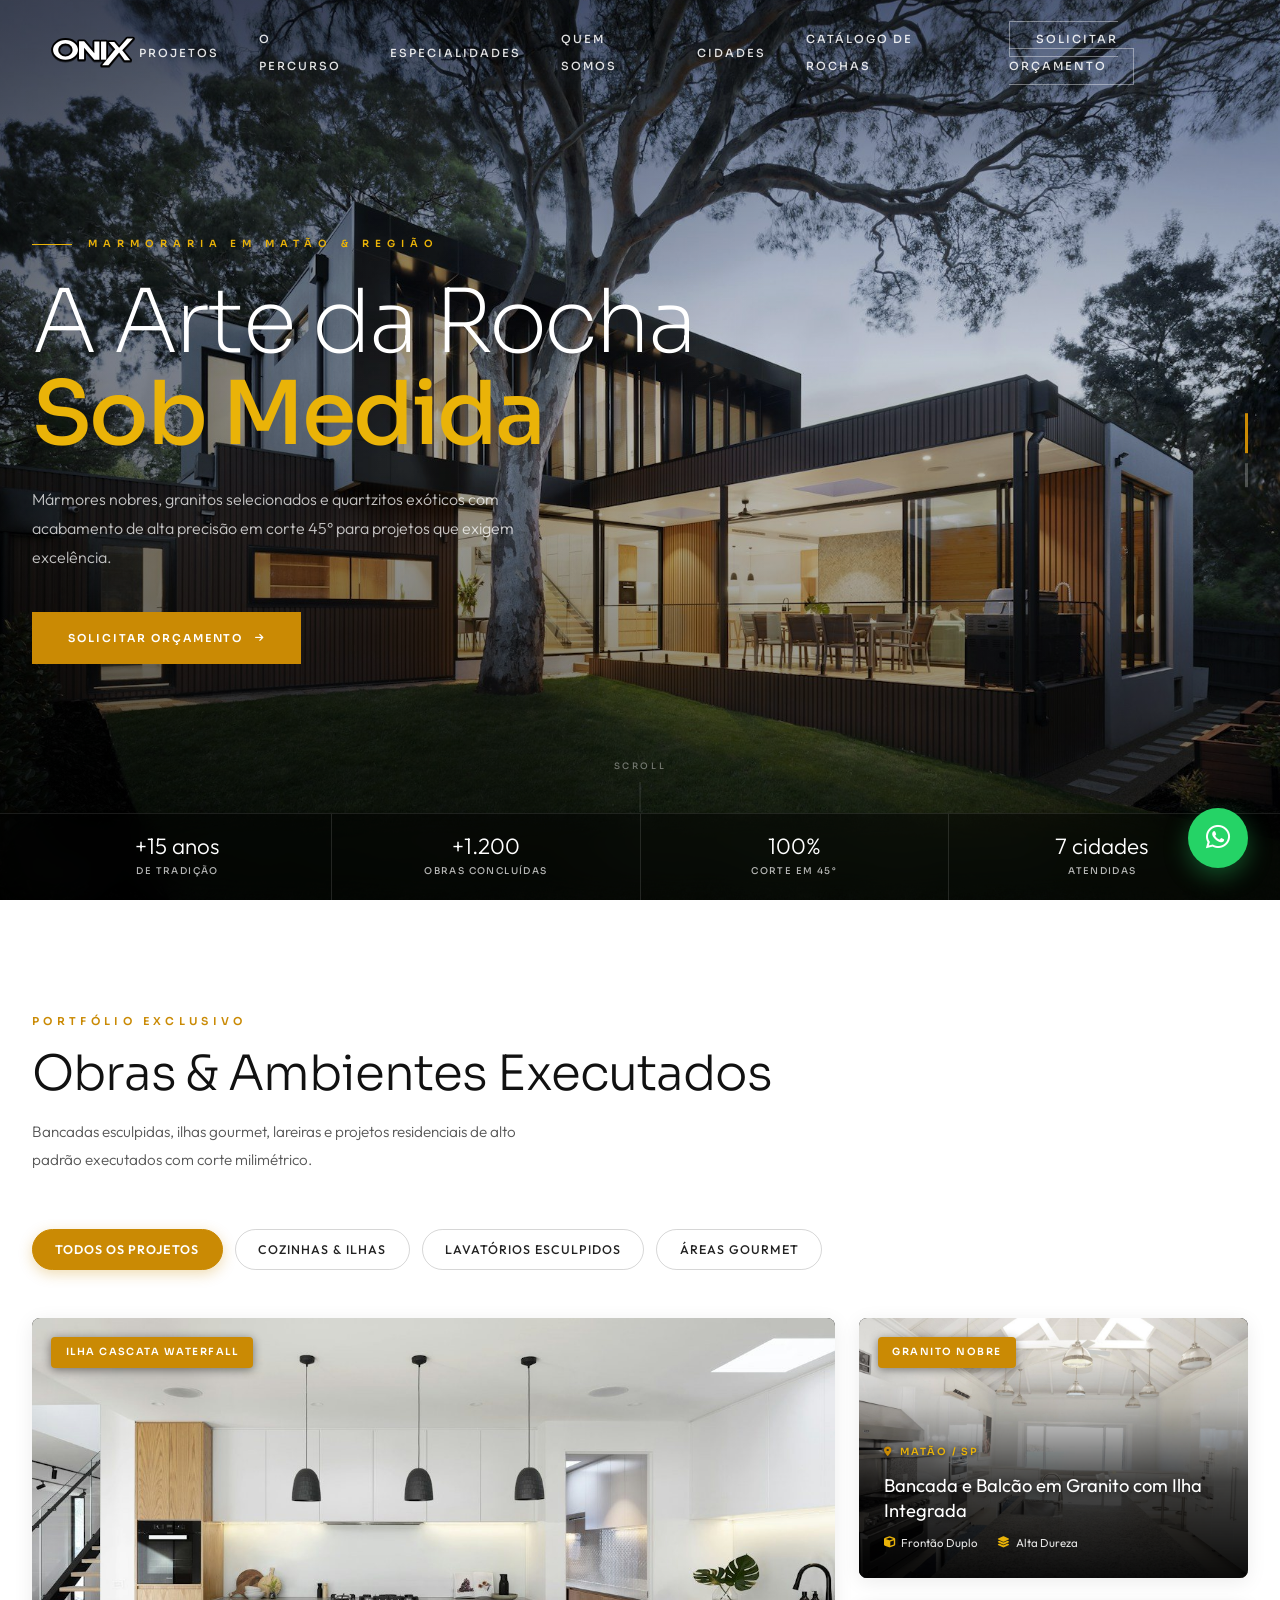
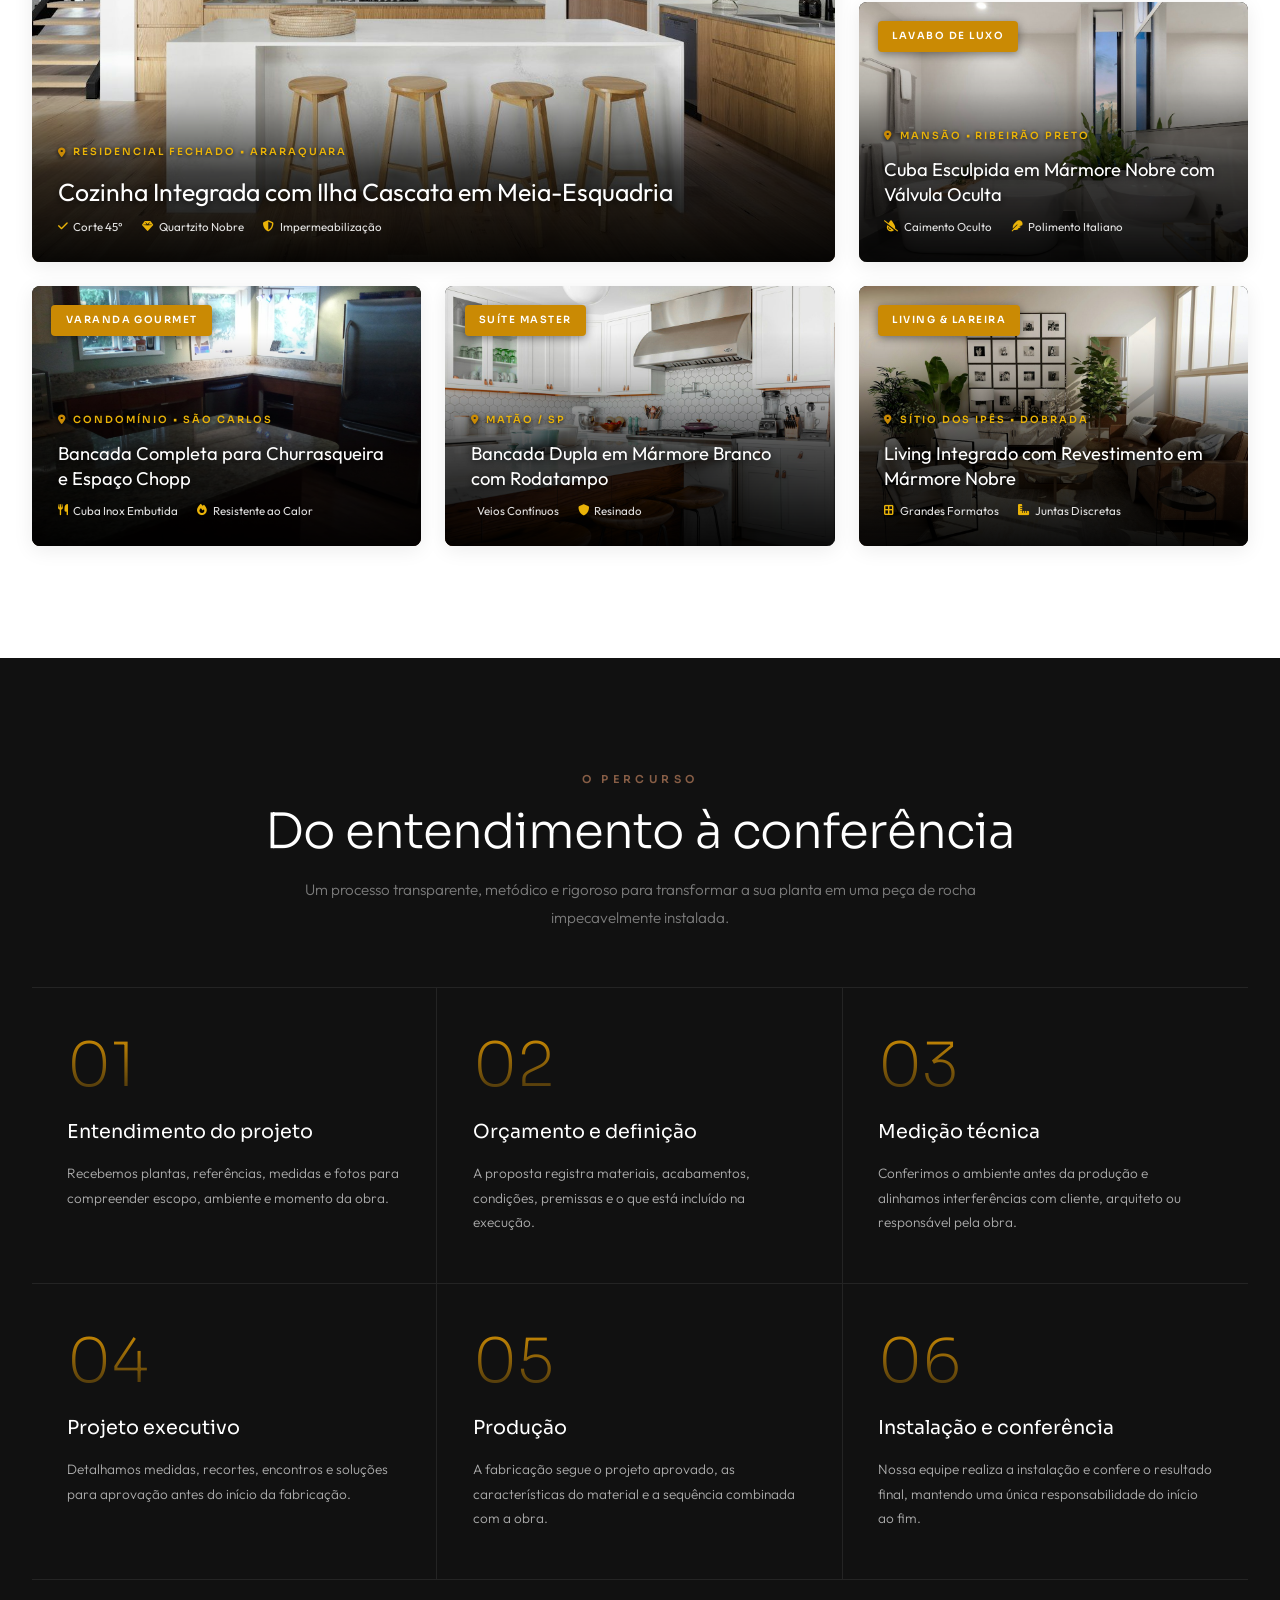
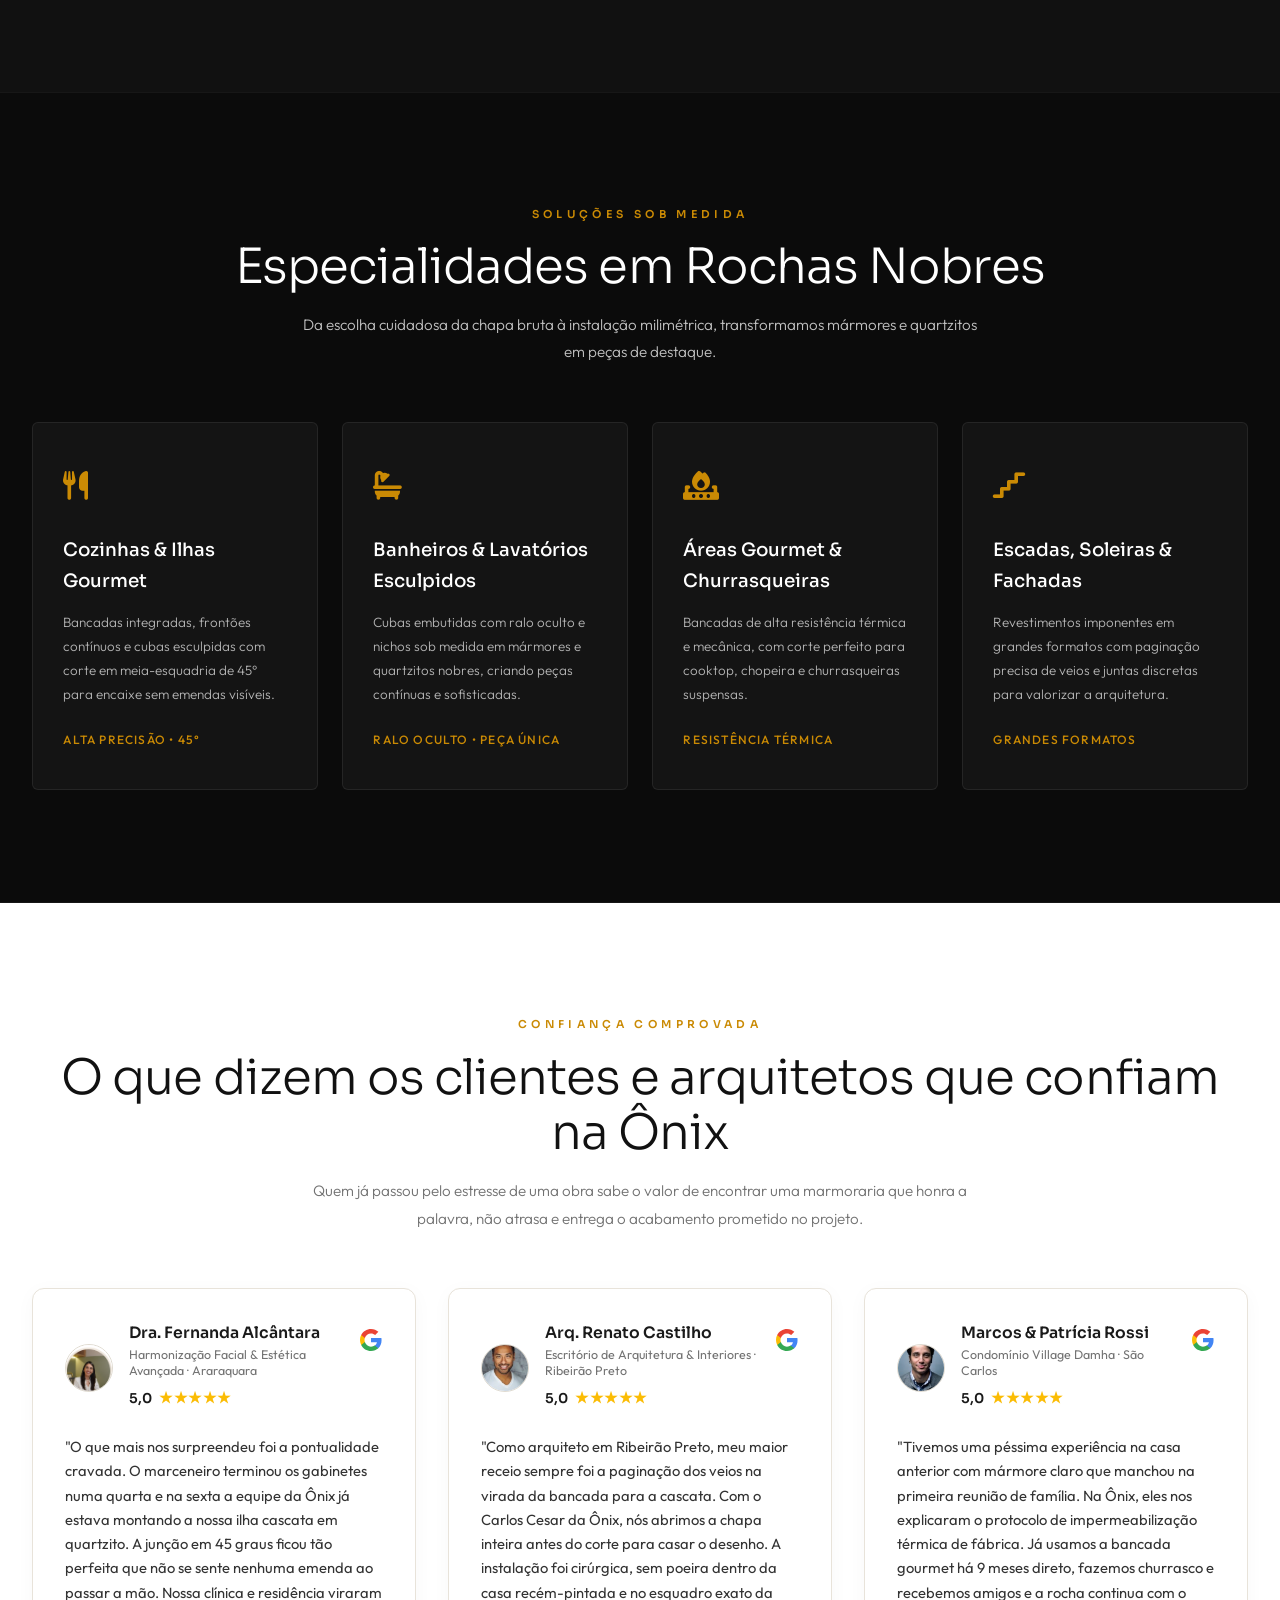
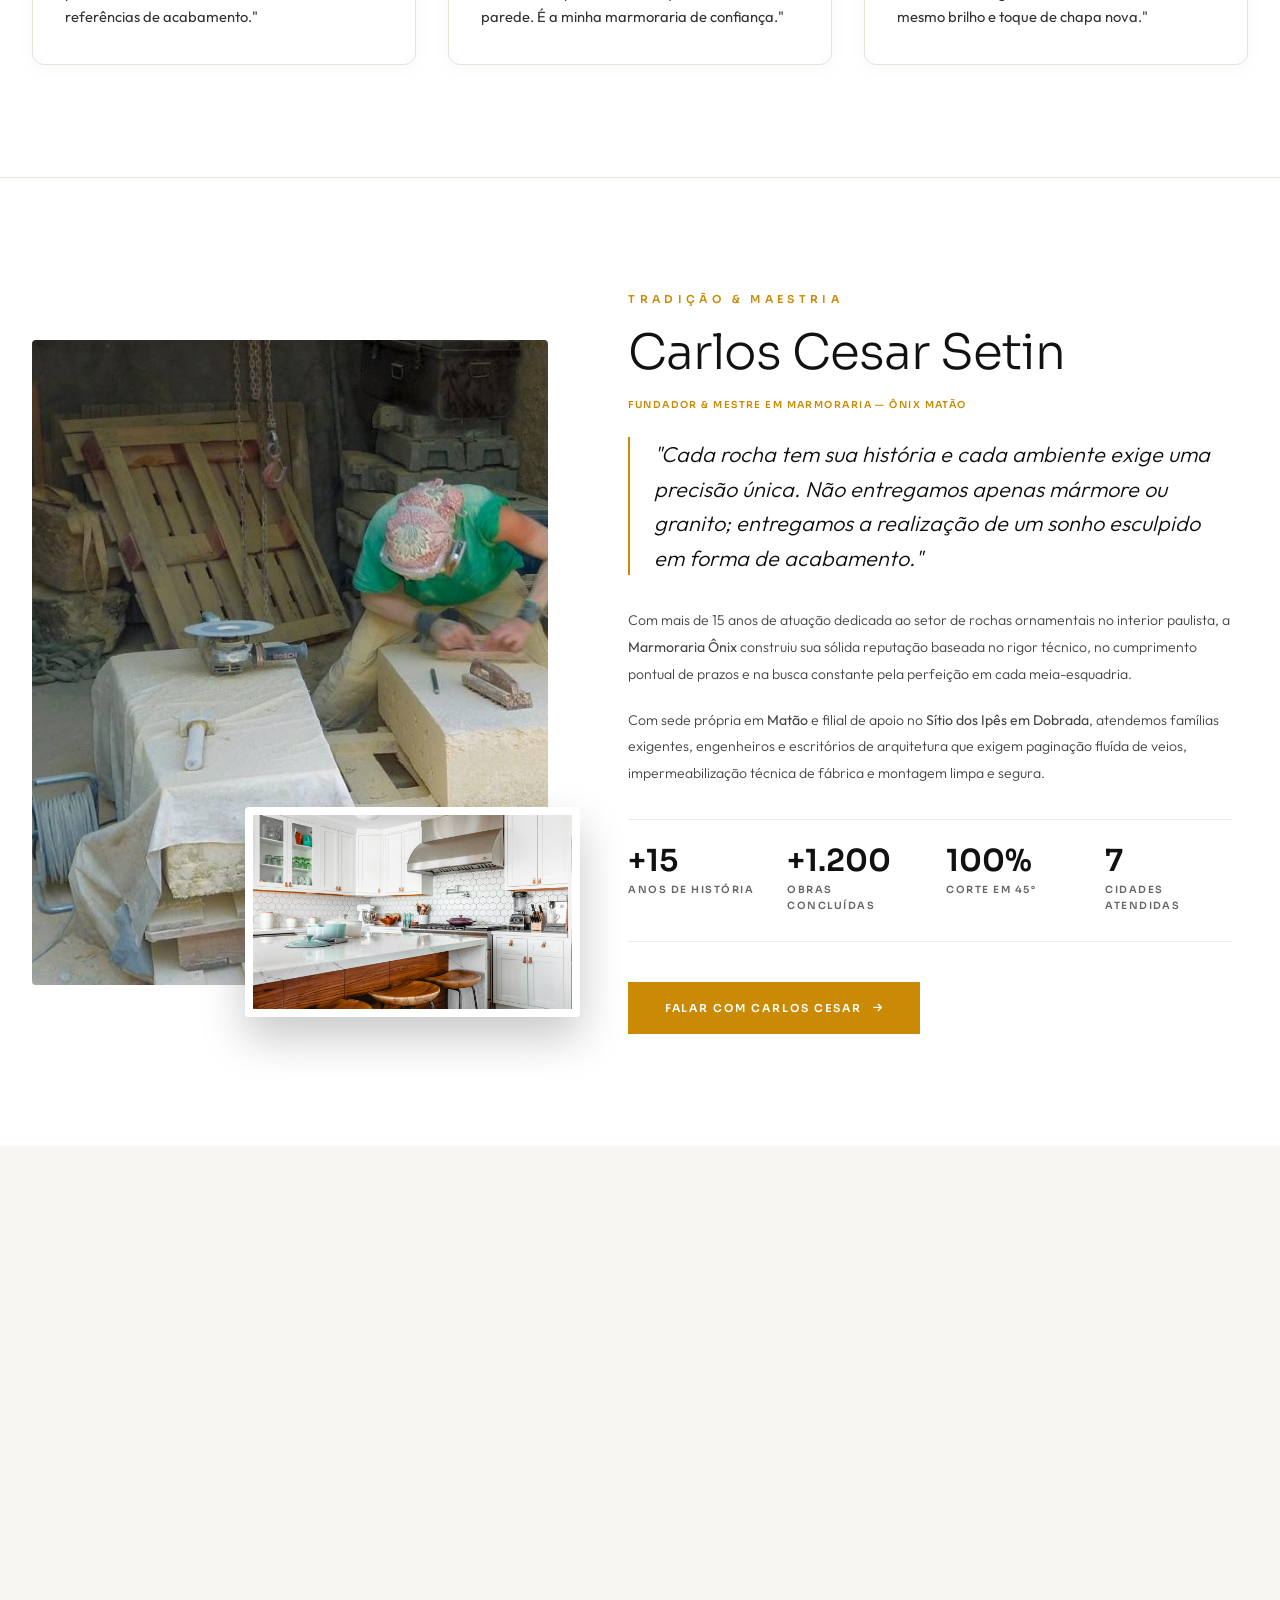
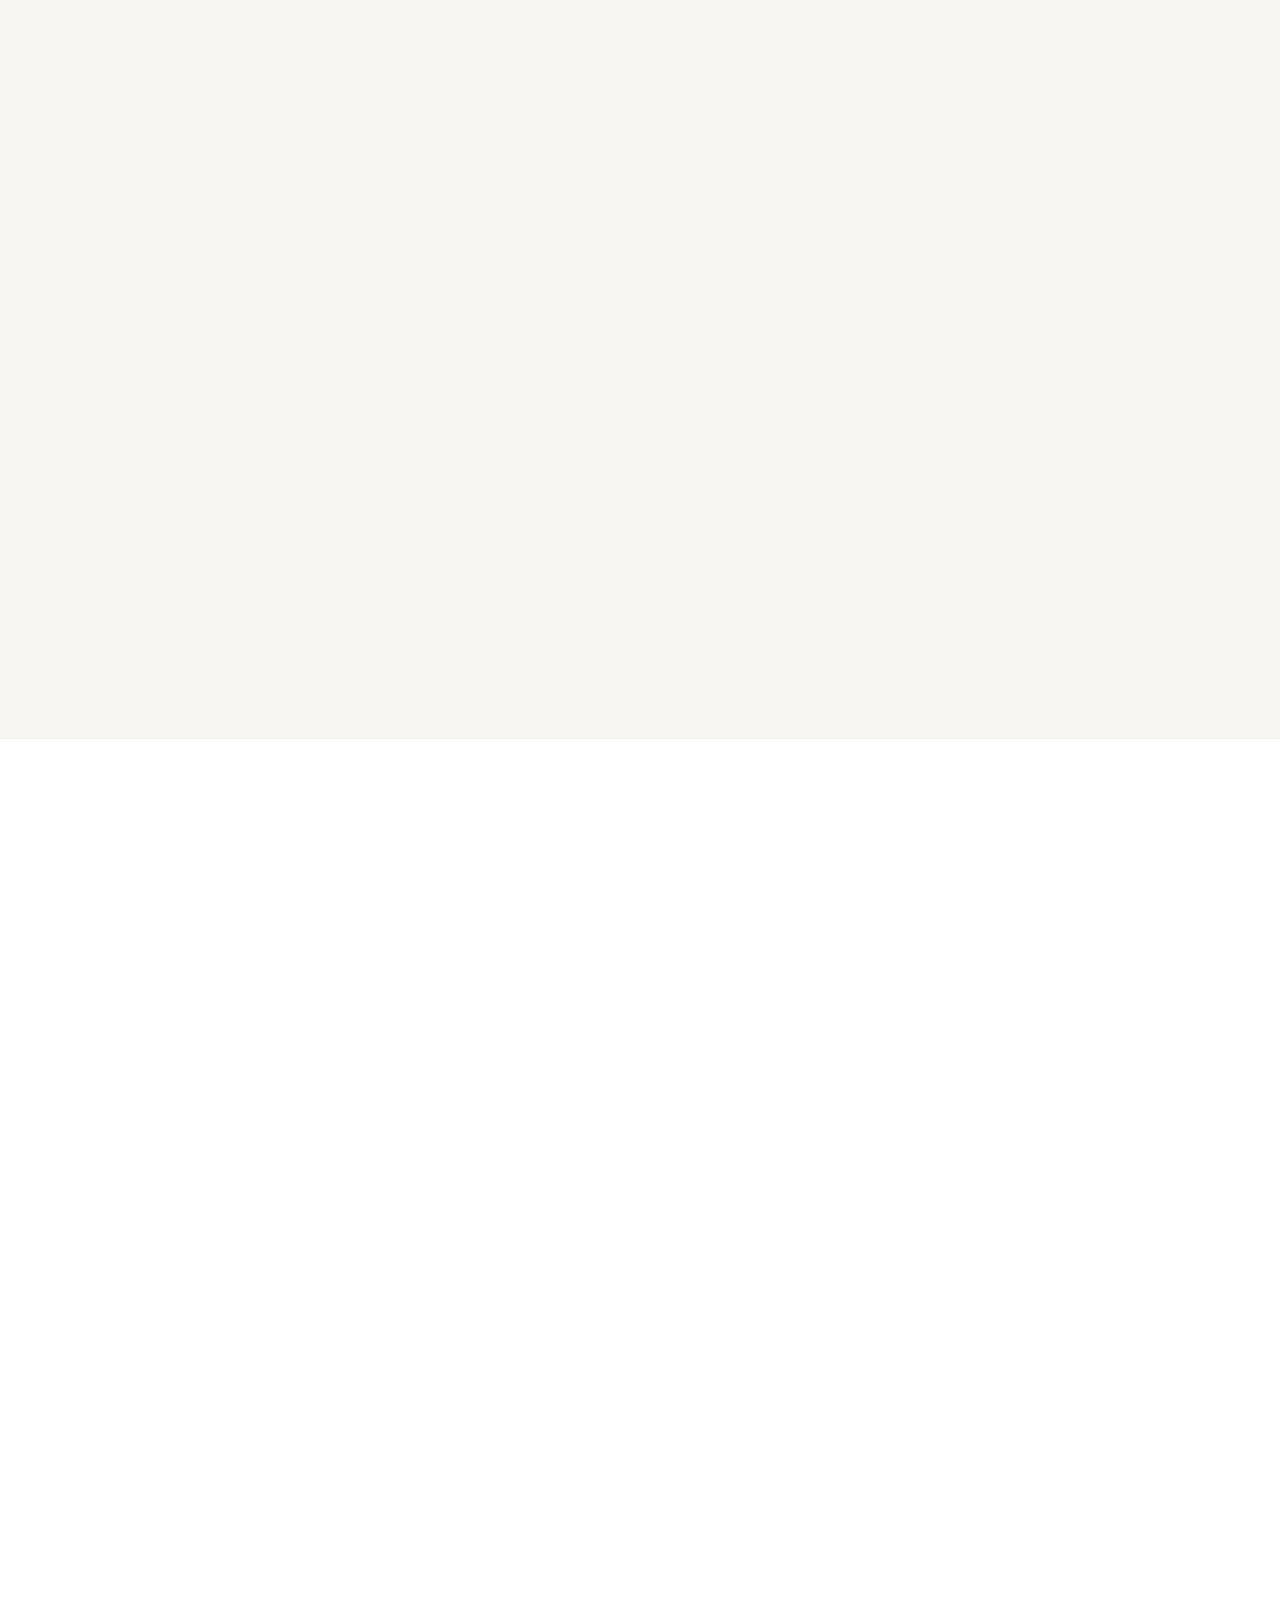
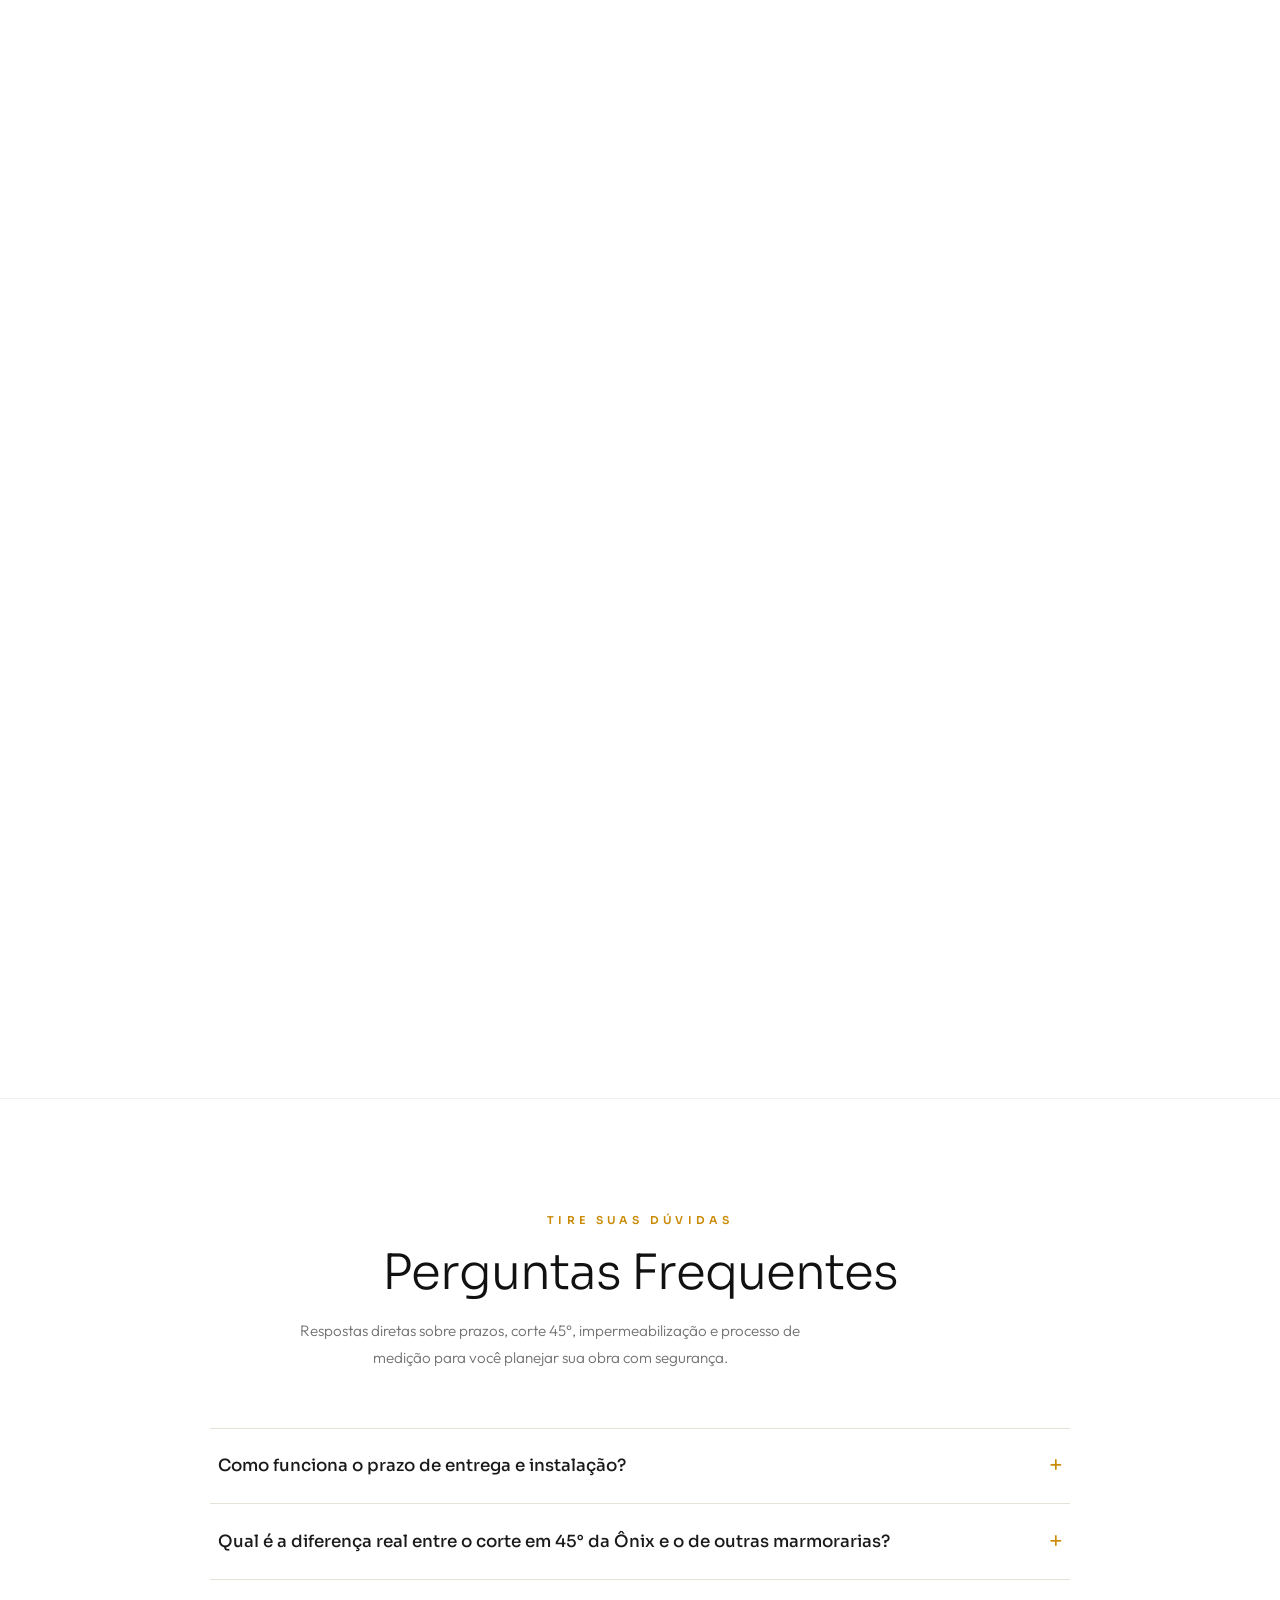
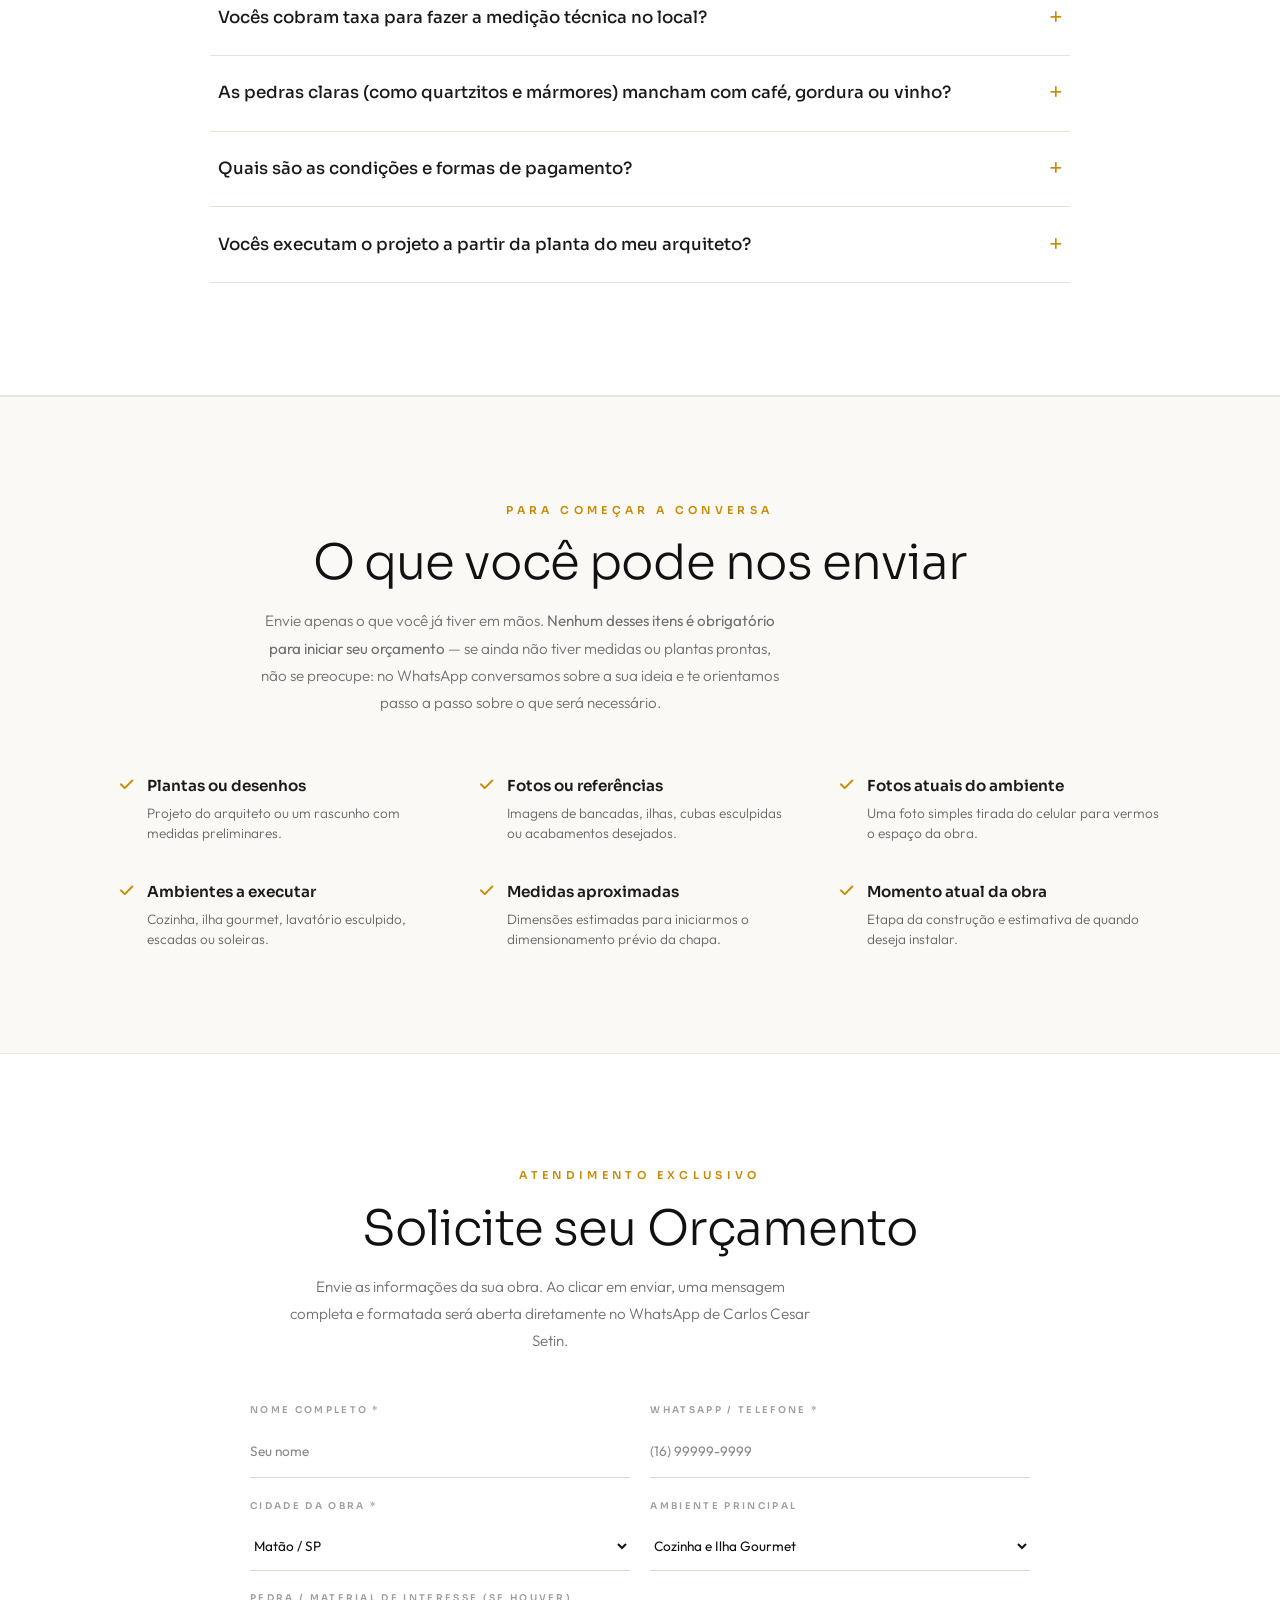
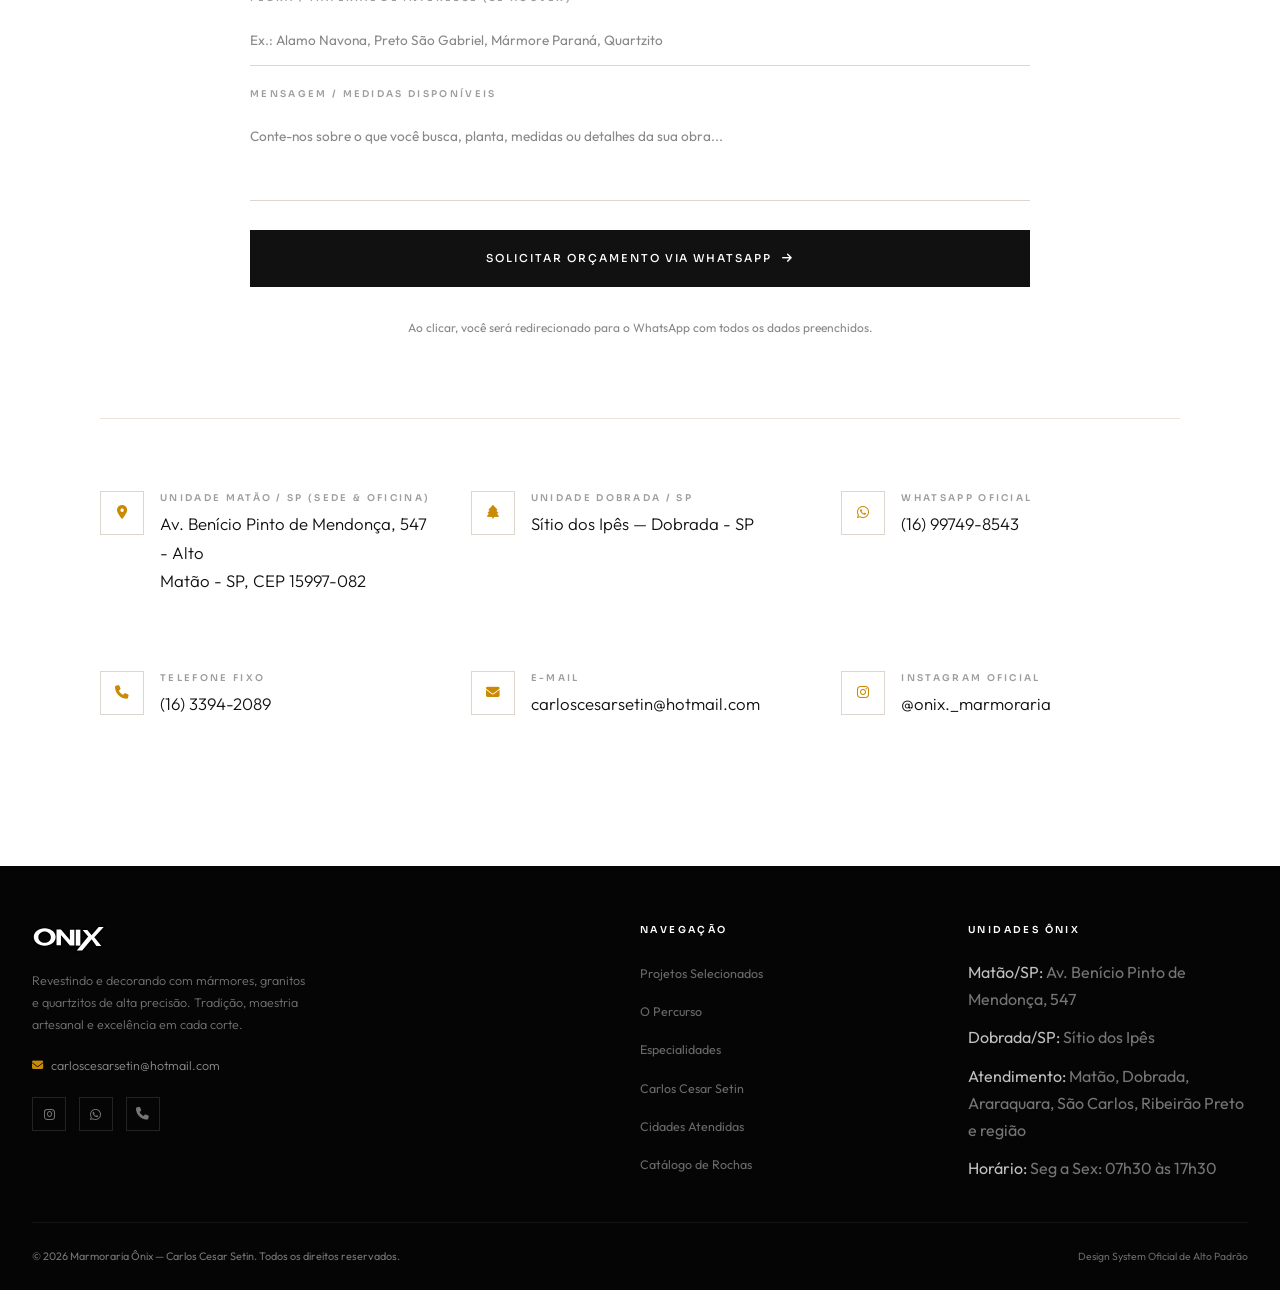
<file: index.html>
<!DOCTYPE html>
<html lang="pt-BR">
<head>
    <meta charset="UTF-8">
    <meta name="viewport" content="width=device-width, initial-scale=1.0">

    <title>Marmoraria Ônix | Matão & Região — A Arte da Rocha Sob Medida</title>
    <meta name="description" content="Marmoraria Ônix em Matão e Dobrada/SP. Especialistas em bancadas, ilhas gourmet, lavatórios esculpidos e rochas nobres com acabamento em corte 45°. Atendemos Matão, Araraquara, São Carlos, Ribeirão Preto e região.">
    <meta name="robots" content="index,follow,max-image-preview:large">

    <!-- Open Graph / Meta -->
    <meta property="og:type" content="website">
    <meta property="og:site_name" content="Marmoraria Ônix">
    <meta property="og:title" content="Marmoraria Ônix | A Arte da Rocha Sob Medida">
    <meta property="og:description" content="Mármores nobres, granitos selecionados e quartzitos exóticos com acabamento de alta precisão em Matão, Dobrada e região.">
    <meta property="og:image" content="assets/images/portfolio_hq/hero-bg.jpg">
    <meta property="og:locale" content="pt_BR">

    <!-- Favicon -->
    <link rel="icon" type="image/svg+xml" href="assets/images/logo-onix.svg">

        <!-- Preload Hero LCP Image -->
    <link rel="preload" as="image" href="assets/images/portfolio_hq/hero-bg.jpg" fetchpriority="high">
    <!-- Google Fonts: Outfit & Sora (Poplawski Design System) -->
    <link rel="preconnect" href="https://fonts.googleapis.com">
    <link rel="preconnect" href="https://fonts.gstatic.com" crossorigin>
    <link href="https://fonts.googleapis.com/css2?family=Outfit:wght@200;300;400;500;600;700&family=Sora:wght@200;300;400;500;600;700&display=swap" rel="stylesheet">

    <!-- FontAwesome 6 -->
    <link rel="stylesheet" href="https://cdnjs.cloudflare.com/ajax/libs/font-awesome/6.5.1/css/all.min.css">

    <!-- Poplawski Design System Stylesheets -->
    <link rel="stylesheet" href="assets/css/app.css">
    <link rel="stylesheet" href="assets/css/home.css">

    <style>
        /* ========================================================
           DESIGN SYSTEM INTEGRATION & ZERO-DEFECT CONTRAST
           Aligned 100% with Poplawski Luxury Standards
           ======================================================== */
        :root {
            --gold: #ca8a04;
            --gold-light: #eab308;
            --terracotta: #b25938;
            --accent: #885e46;
            --accent-light: #cfbfb0;
            --charcoal: #111111;
            --dark-card: #141414;
        }

        body {
            font-family: 'Outfit', sans-serif;
            background: #080808;
            color: #ede8e2;
            overflow-x: hidden;
        }

        h1, h2, h3, h4, .section-title, .hero-heading, .service-number, .stat-num {
            font-family: 'Sora', sans-serif;
        }

        /* Hero height bounds for responsive and headless fidelity */
        .hero {
            height: 100vh;
            min-height: 700px;
            min-height: 650px;
            position: relative;
            overflow: hidden;
            background: #000;
        }
        /* Native Poplawski animations enabled */

        /* Navbar Logo Toggle Specificity */
        .nav-logo img {
            height: 38px;
            width: auto;
        }
        .nav-logo-dark {
            display: none !important;
        }
        .nav.scrolled .nav-logo-white {
            display: none !important;
        }
        .nav.scrolled .nav-logo-dark {
            display: block !important;
        }

        /* ========================================================
           SECTION 1: PROJETOS (WHITE BACKGROUND) - CONTRAST FIX
           ======================================================== */
        .properties {
            background: #ffffff;
            color: #111111;
            padding: 7rem 0;
        }
        .properties .section-title {
            color: #111111 !important;
        }
        .properties .section-label {
            color: var(--gold) !important;
        }
        .properties .section-subtitle {
            color: #555555 !important;
        }

        
        /* ========================================================
           SECTION 1: PROPERTY CARDS (LUXURY ARCHITECTURAL SYSTEM)
           Zero white gap, full-bleed imagery, refined gradient overlay
           ======================================================== */
        .properties-grid {
            display: grid !important;
            grid-template-columns: repeat(3, 1fr) !important;
            gap: 1.5rem !important;
        }
        .property-card {
            position: relative !important;
            overflow: hidden !important;
            border-radius: 8px !important;
            background: #0d0d0d !important;
            box-shadow: 0 4px 20px rgba(0, 0, 0, 0.08) !important;
            transition: transform 0.4s ease, box-shadow 0.4s ease !important;
            text-decoration: none !important;
            display: block !important;
        }
        .property-card:hover {
            transform: translateY(-4px) !important;
            box-shadow: 0 16px 40px rgba(0, 0, 0, 0.22) !important;
        }
        .property-card.featured {
            grid-column: span 2 !important;
        }
        .property-image-wrap {
            position: relative !important;
            width: 100% !important;
            aspect-ratio: 4 / 3 !important;
            overflow: hidden !important;
            background: #111 !important;
        }
        .property-card.featured .property-image-wrap {
            aspect-ratio: 16 / 9 !important;
        }
        .property-card .property-image {
            width: 100% !important;
            height: 100% !important;
            object-fit: cover !important;
            display: block !important;
            transition: transform 0.9s cubic-bezier(0.25, 0.46, 0.45, 0.94) !important;
        }
        .property-card:hover .property-image {
            transform: scale(1.05) !important;
        }
        .property-badges {
            position: absolute !important;
            top: 1.2rem !important;
            left: 1.2rem !important;
            z-index: 3 !important;
            display: flex !important;
            gap: 0.4rem !important;
        }
        .property-badge {
            background: var(--gold) !important;
            color: #ffffff !important;
            font-family: 'Sora', sans-serif !important;
            font-size: 0.62rem !important;
            font-weight: 600 !important;
            text-transform: uppercase !important;
            letter-spacing: 0.15em !important;
            padding: 0.45rem 0.9rem !important;
            border-radius: 4px !important;
            box-shadow: 0 2px 10px rgba(0, 0, 0, 0.45) !important;
        }
        .property-info {
            position: absolute !important;
            bottom: 0 !important;
            left: 0 !important;
            right: 0 !important;
            z-index: 2 !important;
            padding: 5rem 1.6rem 1.6rem !important;
            background: linear-gradient(to top, rgba(0,0,0,0.95) 0%, rgba(0,0,0,0.7) 45%, rgba(0,0,0,0.15) 80%, transparent 100%) !important;
            color: #ffffff !important;
            display: flex !important;
            flex-direction: column !important;
            gap: 0.35rem !important;
            pointer-events: none !important;
            opacity: 1 !important;
            transform: none !important;
        }
        .property-location {
            font-family: 'Sora', sans-serif !important;
            font-size: 0.62rem !important;
            font-weight: 600 !important;
            text-transform: uppercase !important;
            letter-spacing: 0.2em !important;
            color: var(--gold-light) !important;
            display: flex !important;
            align-items: center !important;
            gap: 0.4rem !important;
            text-shadow: 0 1px 4px rgba(0,0,0,0.9) !important;
        }
        .property-location i {
            color: var(--gold) !important;
        }
        .property-type {
            font-family: 'Outfit', sans-serif !important;
            font-size: 1.15rem !important;
            font-weight: 400 !important;
            color: #ffffff !important;
            line-height: 1.35 !important;
            margin: 0 !important;
            text-shadow: 0 2px 8px rgba(0,0,0,0.9) !important;
        }
        .property-card.featured .property-type {
            font-size: 1.55rem !important;
            font-weight: 400 !important;
        }
        .property-details {
            display: flex !important;
            flex-wrap: wrap !important;
            gap: 0.5rem 1.2rem !important;
            font-size: 0.72rem !important;
            color: rgba(255, 255, 255, 0.88) !important;
            margin-top: 0.2rem !important;
        }
        .property-details span {
            display: inline-flex !important;
            align-items: center !important;
            gap: 0.35rem !important;
        }
        .property-details i {
            color: var(--gold-light) !important;
            font-size: 0.7rem !important;
        }

        @media (max-width: 1024px) {
            .properties-grid {
                grid-template-columns: repeat(2, 1fr) !important;
            }
        }
        @media (max-width: 768px) {
            .properties-grid {
                grid-template-columns: 1fr !important;
                gap: 1.2rem !important;
            }
            .property-card.featured {
                grid-column: span 1 !important;
            }
            .property-card.featured .property-image-wrap,
            .property-card:not(.featured) .property-image-wrap {
                aspect-ratio: 4 / 3 !important;
            }
            .property-card.featured .property-type {
                font-size: 1.25rem !important;
            }
        }

        /* Dedicated High-Contrast Project Filter Buttons (White Section) */
        .project-filters-bar {
            display: flex;
            align-items: center;
            flex-wrap: wrap;
            gap: 0.75rem;
            margin: 1.8rem 0 3rem;
        }
        .project-filter-btn {
            background: transparent;
            border: 1px solid rgba(0, 0, 0, 0.16);
            color: #222222;
            font-family: 'Outfit', sans-serif;
            font-size: 0.78rem;
            letter-spacing: 0.08em;
            text-transform: uppercase;
            padding: 0.55rem 1.4rem;
            border-radius: 30px;
            cursor: pointer;
            transition: all 0.25s ease;
            font-weight: 500;
        }
        .project-filter-btn:hover {
            color: #000000;
            border-color: var(--gold);
            background: rgba(202, 138, 4, 0.08);
        }
        .project-filter-btn.active {
            background: var(--gold);
            color: #ffffff;
            font-weight: 600;
            border-color: var(--gold);
            box-shadow: 0 4px 14px rgba(202, 138, 4, 0.3);
        }

        /* ========================================================
           SECTION 2: PROCESS (01-06) GRID & CHECKLIST
           ======================================================== */
        .services-grid-process {
            display: grid;
            grid-template-columns: repeat(3, 1fr);
            gap: 0;
            margin-top: 3.5rem;
            border-top: 1px solid rgba(255, 255, 255, 0.08);
            border-bottom: 1px solid rgba(255, 255, 255, 0.08);
        }
        .services-grid-process .service-item {
            border-right: 1px solid rgba(255, 255, 255, 0.08);
            border-bottom: 1px solid rgba(255, 255, 255, 0.08);
            padding: 3rem 2.2rem;
            position: relative;
            background: transparent;
            transition: all 0.35s ease;
            text-decoration: none;
            display: block;
            color: inherit;
        }
        .services-grid-process .service-item:nth-child(3n) {
            border-right: none;
        }
        .services-grid-process .service-item:nth-child(n+4) {
            border-bottom: none;
        }
        .services-grid-process .service-item:hover {
            background: rgba(255, 255, 255, 0.03);
        }
        .services-grid-process .service-item:before {
            content: "";
            position: absolute;
            top: 0;
            left: 0;
            right: 0;
            height: 2px;
            background: var(--gold);
            transform: scaleX(0);
            transition: transform 0.35s ease;
        }
        .services-grid-process .service-item:hover:before {
            transform: scaleX(1);
        }
        .services-grid-process .service-number {
            font-size: 3.8rem;
            font-weight: 200;
            line-height: 1;
            margin-bottom: 1.2rem;
            background: linear-gradient(180deg, var(--gold) 0%, rgba(202, 138, 4, 0.25) 100%);
            -webkit-background-clip: text;
            -webkit-text-fill-color: transparent;
        }
        .services-grid-process .service-title {
            color: #ffffff;
            font-size: 1.2rem;
            font-weight: 400;
            margin-bottom: 0.8rem;
        }
        .services-grid-process .service-desc {
            color: rgba(255, 255, 255, 0.65);
            font-size: 0.85rem;
            line-height: 1.8;
            font-weight: 300;
        }

        /* "O que reunir" Checklist Block (within Services section) */
        .process-checklist-wrap {
            margin-top: 4.5rem;
            padding: 3.5rem 3rem;
            background: rgba(255, 255, 255, 0.02);
            border: 1px solid rgba(255, 255, 255, 0.08);
            border-radius: 8px;
        }
        .process-checklist-grid {
            display: grid;
            grid-template-columns: 1fr 1.3fr;
            gap: 3.5rem;
            align-items: start;
        }
        .checklist-items {
            display: grid;
            grid-template-columns: 1fr;
            border-top: 1px solid rgba(255, 255, 255, 0.08);
        }
        .checklist-item {
            display: flex;
            align-items: center;
            gap: 1.2rem;
            padding: 1.15rem 0;
            border-bottom: 1px solid rgba(255, 255, 255, 0.08);
            color: #ede8e2;
            font-size: 0.95rem;
            font-weight: 300;
        }
        .checklist-icon {
            width: 26px;
            height: 26px;
            border-radius: 50%;
            background: rgba(202, 138, 4, 0.15);
            border: 1px solid rgba(202, 138, 4, 0.35);
            display: flex;
            align-items: center;
            justify-content: center;
            color: var(--gold);
            font-size: 0.75rem;
            flex-shrink: 0;
        }
        .checklist-note {
            margin-top: 1.8rem;
            font-size: 0.85rem;
            color: rgba(255, 255, 255, 0.5);
            font-style: italic;
            border-left: 2px solid var(--gold);
            padding-left: 0.8rem;
        }

        /* ========================================================
           SECTION 3: SOLUÇÕES SOB MEDIDA - 100% CONTRAST FIX
           ======================================================== */
        .specialties-section {
            background: #0b0b0b;
            padding: 7rem 0;
            border-top: 1px solid rgba(255, 255, 255, 0.05);
            border-bottom: 1px solid rgba(255, 255, 255, 0.05);
        }
        .specialties-section .section-title {
            color: #ffffff !important;
        }
        .specialties-section .section-label {
            color: var(--gold) !important;
        }
        .specialties-section .section-subtitle {
            color: rgba(255, 255, 255, 0.75) !important;
        }
        .specialties-grid {
            display: grid;
            grid-template-columns: repeat(4, 1fr);
            gap: 1.5rem;
            margin-top: 3.5rem;
        }
        .specialty-card {
            background: #141414;
            border: 1px solid rgba(255, 255, 255, 0.07);
            border-radius: 6px;
            padding: 2.4rem 1.9rem;
            transition: all 0.4s ease;
            display: flex;
            flex-direction: column;
            justify-content: space-between;
        }
        .specialty-card:hover {
            transform: translateY(-5px);
            border-color: rgba(202, 138, 4, 0.45);
            box-shadow: 0 16px 36px rgba(0, 0, 0, 0.5);
        }
        .specialty-icon {
            font-size: 1.8rem;
            color: var(--gold);
            margin-bottom: 1.5rem;
        }
        .specialty-title {
            color: #ffffff !important;
            font-size: 1.15rem;
            font-weight: 500;
            margin-bottom: 0.8rem;
        }
        .specialty-desc {
            color: rgba(255, 255, 255, 0.68) !important;
            font-size: 0.84rem;
            line-height: 1.8;
            font-weight: 300;
        }

        /* ========================================================
           SECTION 4: QUEM SOMOS (WHITE BACKGROUND) - CONTRAST FIX
           ======================================================== */
        .about {
            background: #ffffff;
            color: #111111;
            padding: 7rem 0;
        }
        .about .section-title {
            color: #111111 !important;
        }
        .about .section-label {
            color: var(--gold) !important;
        }
        .about .about-text {
            color: #444444 !important;
            line-height: 1.9;
        }
        .about .about-stats {
            border-top: 1px solid rgba(0, 0, 0, 0.08);
            border-bottom: 1px solid rgba(0, 0, 0, 0.08);
            padding: 1.6rem 0;
            margin-top: 2rem;
            display: flex;
            gap: 2rem;
        }
        .about .stat-item {
            flex: 1;
        }
        .about .stat-num {
            color: #111111 !important;
            font-family: 'Sora', sans-serif;
            font-size: 1.9rem;
            font-weight: 600;
            line-height: 1;
            display: block;
            margin-bottom: 0.35rem;
        }
        .about .stat-label {
            color: #666666 !important;
            font-family: 'Sora', sans-serif;
            font-size: 0.62rem;
            letter-spacing: 0.15em;
            text-transform: uppercase;
            font-weight: 600;
            display: block;
        }

        /* Two Stacked Images in About */
        .about-image-wrap {
            position: relative;
        }
        .about-image {
            width: 100%;
            aspect-ratio: 4/5;
            object-fit: cover;
            border-radius: 4px;
        }
        .about-image-stack {
            position: absolute;
            bottom: -2rem;
            right: -2rem;
            width: 65%;
            aspect-ratio: 16/10;
            object-fit: cover;
            border: 8px solid #ffffff;
            border-radius: 4px;
            box-shadow: 0 20px 45px rgba(0, 0, 0, 0.22);
            z-index: 2;
        }
        .about-image-accent {
            position: absolute;
            top: -1.5rem;
            left: -1.5rem;
            width: 50%;
            height: 50%;
            border: 2px solid var(--gold);
            z-index: -1;
            border-radius: 4px;
        }

        /* ========================================================
           SECTION 5: CIDADES ATENDIDAS - RESPONSIVE & MOBILE CASCATA
           ======================================================== */
        .regions {
            background: #f7f6f2;
            padding: 6.5rem 0;
        }
        .regions .section-title {
            color: #111111 !important;
        }
        .regions .section-label {
            color: var(--gold) !important;
        }
        .regions .section-subtitle {
            color: #555555 !important;
        }
        .regions-grid-luxury {
            display: grid;
            grid-template-columns: repeat(4, 1fr);
            gap: 1.4rem;
            padding: 0 2rem;
        }
        .region-card-luxury {
            position: relative;
            height: 380px;
            border-radius: 10px;
            overflow: hidden;
            cursor: pointer;
            box-shadow: 0 8px 24px rgba(0, 0, 0, 0.08);
            transition: transform 0.4s ease, box-shadow 0.4s ease;
        }
        .region-card-luxury:hover {
            transform: translateY(-6px);
            box-shadow: 0 16px 36px rgba(0, 0, 0, 0.16);
        }
        .region-card-luxury img {
            width: 100%;
            height: 100%;
            object-fit: cover;
            transition: transform 0.7s ease;
        }
        .region-card-luxury:hover img {
            transform: scale(1.06);
        }
        .region-card-luxury-overlay {
            position: absolute;
            inset: 0;
            background: linear-gradient(180deg, rgba(0,0,0,0.1) 0%, rgba(0,0,0,0.3) 45%, rgba(0,0,0,0.92) 100%);
            transition: background 0.3s ease;
        }
        .region-card-luxury-content {
            position: absolute;
            bottom: 1.4rem;
            left: 1.4rem;
            right: 1.4rem;
            z-index: 2;
        }
        .region-card-city {
            color: #ffffff;
            font-family: 'Sora', sans-serif;
            font-size: 1.35rem;
            font-weight: 500;
            margin-bottom: 0.3rem;
        }
        .region-card-sub {
            color: var(--gold-light);
            font-size: 0.65rem;
            font-weight: 600;
            letter-spacing: 0.15em;
            text-transform: uppercase;
            margin-bottom: 0.5rem;
            display: block;
        }
        .region-card-scope {
            color: rgba(255, 255, 255, 0.78);
            font-size: 0.76rem;
            line-height: 1.5;
            font-weight: 300;
            border-top: 1px solid rgba(255, 255, 255, 0.15);
            padding-top: 0.5rem;
        }

        /* ========================================================
           SECTION 6: CATÁLOGO DE PEDRAS (LAYOUT IDÊNTICO AO GRANOS)
           White/Off-White Gallery Aesthetics Matching Image 6
           ======================================================== */
        .materials-section-granos {
            background: #ffffff;
            padding: 7rem 0;
            border-top: 1px solid rgba(0, 0, 0, 0.06);
            border-bottom: 1px solid rgba(0, 0, 0, 0.06);
        }
        .materials-section-granos .section-title {
            color: #111111 !important;
        }
        .materials-section-granos .section-label {
            color: var(--terracotta) !important;
        }
        .materials-section-granos .section-subtitle {
            color: #555555 !important;
        }

        /* Minimalist & Sophisticated Filter Tabs (Granos Style) */
        .stone-filters-granos {
            display: flex;
            align-items: center;
            justify-content: center;
            flex-wrap: wrap;
            gap: 0.8rem;
            margin: 2.5rem 0 3.5rem;
        }
        .stone-filter-granos-btn {
            background: transparent;
            border: 1px solid rgba(0, 0, 0, 0.14);
            color: #333333;
            font-family: 'Outfit', sans-serif;
            font-size: 0.78rem;
            letter-spacing: 0.08em;
            text-transform: uppercase;
            padding: 0.55rem 1.4rem;
            border-radius: 30px;
            cursor: pointer;
            transition: all 0.25s ease;
            font-weight: 500;
        }
        .stone-filter-granos-btn:hover {
            color: #000000;
            border-color: var(--terracotta);
            background: rgba(178, 89, 56, 0.06);
        }
        .stone-filter-granos-btn.active {
            color: #ffffff;
            background: var(--terracotta);
            font-weight: 600;
            border-color: var(--terracotta);
            box-shadow: 0 4px 14px rgba(178, 89, 56, 0.28);
        }

        /* Stones Grid - Matching Exact Card Layout of Image 6 */
        .stones-grid-granos {
            display: grid;
            grid-template-columns: repeat(4, 1fr);
            gap: 2.2rem 1.8rem;
        }
        .stone-granos-card {
            background: #ffffff;
            transition: transform 0.35s ease;
            text-decoration: none;
            display: block;
        }
        .stone-granos-card:hover {
            transform: translateY(-5px);
        }
        .stone-granos-img-wrap {
            position: relative;
            width: 100%;
            aspect-ratio: 4/3;
            overflow: hidden;
            background: #f0ede8;
            border-radius: 2px;
            box-shadow: 0 2px 8px rgba(0, 0, 0, 0.06);
        }
        .stone-granos-img-wrap img {
            width: 100%;
            height: 100%;
            object-fit: cover;
            transition: transform 0.6s ease;
        }
        .stone-granos-card:hover .stone-granos-img-wrap img {
            transform: scale(1.06);
        }
        .stone-granos-cat {
            color: var(--terracotta);
            font-size: 0.7rem;
            font-weight: 600;
            letter-spacing: 0.14em;
            text-transform: uppercase;
            margin-top: 0.9rem;
            margin-bottom: 0.3rem;
            display: block;
        }
        .stone-granos-title {
            color: #1a1a1a;
            font-family: 'Sora', sans-serif;
            font-size: 1.15rem;
            font-weight: 400;
            margin: 0;
            line-height: 1.25;
            letter-spacing: -0.01em;
        }

        /* Floating WhatsApp Button */
        .floating-whatsapp {
            position: fixed;
            bottom: 2rem;
            right: 2rem;
            width: 60px;
            height: 60px;
            background: #25d366;
            color: #ffffff;
            border-radius: 50%;
            display: flex;
            align-items: center;
            justify-content: center;
            font-size: 1.7rem;
            box-shadow: 0 8px 24px rgba(37, 211, 102, 0.35);
            z-index: 999;
            transition: all 0.3s ease;
            text-decoration: none;
        }
        .floating-whatsapp:hover {
            transform: scale(1.08);
            box-shadow: 0 12px 30px rgba(37, 211, 102, 0.5);
            color: #ffffff;
        }

        /* ========================================================
           RESPONSIVE BREAKPOINTS & MOBILE WATERFALL CASCATA
           ======================================================== */
        @media (max-width: 1024px) {
            .services-grid-process {
                grid-template-columns: repeat(2, 1fr);
            }
            .services-grid-process .service-item:nth-child(3n) {
                border-right: 1px solid rgba(255, 255, 255, 0.08);
            }
            .services-grid-process .service-item:nth-child(2n) {
                border-right: none;
            }
            .specialties-grid {
                grid-template-columns: repeat(2, 1fr);
            }
            .regions-grid-luxury {
                grid-template-columns: repeat(2, 1fr);
            }
            .stones-grid-granos {
                grid-template-columns: repeat(3, 1fr);
            }
            .process-checklist-grid {
                grid-template-columns: 1fr;
                gap: 2rem;
            }
        }
        @media (max-width: 768px) {
            /* Mobile Cidades Atendidas em Cascata (1 coluna) */
            .regions-grid-luxury {
                grid-template-columns: 1fr !important;
                gap: 1.4rem !important;
                padding: 0 1.2rem !important;
            }
            .region-card-luxury {
                height: 260px !important;
                border-radius: 10px !important;
            }

            /* Process Mobile 1 Col */
            .services-grid-process {
                grid-template-columns: 1fr;
            }
            .services-grid-process .service-item {
                border-right: none !important;
                border-bottom: 1px solid rgba(255, 255, 255, 0.08) !important;
                padding: 2.2rem 1.5rem;
            }
            .specialties-grid {
                grid-template-columns: 1fr;
            }
            .stones-grid-granos {
                grid-template-columns: repeat(2, 1fr);
            }
            .about-image-stack {
                position: static;
                width: 100%;
                margin-top: 1rem;
                aspect-ratio: 16/9;
                border-width: 4px;
            }
            .about-image-accent {
                display: none;
            }
            .about-stats {
                flex-wrap: wrap;
                gap: 1.2rem;
            }
            .floating-whatsapp {
                bottom: 1.2rem;
                right: 1.2rem;
                width: 52px;
                height: 52px;
                font-size: 1.5rem;
            }
        }
        @media (max-width: 480px) {
            .stones-grid-granos {
                grid-template-columns: 1fr;
            }
        }
    
        /* ========================================================
           PERFORMANCE & FLUID RESPONSIVENESS OPTIMIZATIONS
           ======================================================== */
        html {
            scroll-behavior: smooth;
        }

        /* Prevent fixed navbar from covering section titles */
        section[id] {
            scroll-margin-top: 85px;
        }

        /* Hardware acceleration and containment */
        .hero, .property-card, .stone-granos-card, .floating-whatsapp {
            transform: translateZ(0);
            -webkit-transform: translateZ(0);
            backface-visibility: hidden;
            -webkit-backface-visibility: hidden;
        }

        /* Content visibility for below-the-fold heavy sections */
        .materials-section-granos, .regions {
            content-visibility: auto;
            contain-intrinsic-size: 1px 700px;
        }

        /* Hero title & text mobile precision */
        @media (max-width: 640px) {
            .hero-heading {
                font-size: clamp(2.1rem, 7.5vw, 3.2rem) !important;
                line-height: 1.12 !important;
                word-break: normal !important;
                overflow-wrap: break-word !important;
            }
            .hero-content {
                padding: 0 1.25rem !important;
            }
            .section-title {
                font-size: clamp(1.75rem, 6vw, 2.4rem) !important;
                line-height: 1.2 !important;
            }
            .container {
                padding: 0 1.25rem !important;
            }
            /* Stats 2x2 grid on mobile for perfect legibility without overflow */
            .hero-stats {
                display: grid !important;
                grid-template-columns: 1fr 1fr !important;
                padding: 0 !important;
                gap: 0 !important;
            }
            .hero-stat {
                border-right: 1px solid rgba(255, 255, 255, 0.08) !important;
                border-bottom: 1px solid rgba(255, 255, 255, 0.08) !important;
                padding: 1rem 0.5rem !important;
            }
            .hero-stat:nth-child(2), .hero-stat:nth-child(4) {
                border-right: none !important;
            }
            .hero-stat:nth-child(3), .hero-stat:nth-child(4) {
                border-bottom: none !important;
            }
            .hero-stat-number {
                font-size: 1.35rem !important;
            }
            .hero-stat-label {
                font-size: 0.52rem !important;
            }
            /* Smooth horizontal scroll for category filter tabs */
            .project-filters, .stone-filters-granos {
                display: flex !important;
                flex-wrap: nowrap !important;
                overflow-x: auto !important;
                -webkit-overflow-scrolling: touch !important;
                padding: 6px 4px 12px 4px !important;
                gap: 8px !important;
                scrollbar-width: none !important;
            }
            .project-filters::-webkit-scrollbar, .stone-filters-granos::-webkit-scrollbar {
                display: none !important;
            }
            .project-filter-btn, .stone-filter-granos-btn {
                white-space: nowrap !important;
                flex-shrink: 0 !important;
            }
        }

        /* Subtle luxury pulse for floating WhatsApp */
        @keyframes waPulse {
            0% {
                box-shadow: 0 0 0 0 rgba(37, 211, 102, 0.5);
            }
            70% {
                box-shadow: 0 0 0 14px rgba(37, 211, 102, 0);
            }
            100% {
                box-shadow: 0 0 0 0 rgba(37, 211, 102, 0);
            }
        }

        .floating-whatsapp {
            animation: waPulse 2.8s infinite !important;
        }
        .floating-whatsapp:hover {
            animation: none !important;
        }

        /* Back to top smooth button */
        .back-to-top {
            position: fixed;
            bottom: 6.5rem;
            right: 2rem;
            width: 44px;
            height: 44px;
            background: rgba(20, 20, 20, 0.85);
            backdrop-filter: blur(8px);
            -webkit-backdrop-filter: blur(8px);
            color: #d4af37;
            border: 1px solid rgba(212, 175, 55, 0.3);
            border-radius: 50%;
            display: flex;
            align-items: center;
            justify-content: center;
            font-size: 1rem;
            cursor: pointer;
            z-index: 998;
            opacity: 0;
            visibility: hidden;
            transform: translateY(12px);
            transition: all 0.3s cubic-bezier(0.16, 1, 0.3, 1);
            text-decoration: none;
        }
        .back-to-top.visible {
            opacity: 1;
            visibility: visible;
            transform: translateY(0);
        }
        .back-to-top:hover {
            background: #d4af37;
            color: #111111;
            border-color: #d4af37;
            box-shadow: 0 6px 20px rgba(212, 175, 55, 0.35);
        }
        @media (max-width: 640px) {
            .back-to-top {
                bottom: 5.2rem;
                right: 1.3rem;
                width: 40px;
                height: 40px;
                font-size: 0.9rem;
            }
        }

    
        /* ========================================================
           SEÇÃO DEPOIMENTOS GOOGLE REVIEWS (PROVA SOCIAL)
           ======================================================== */
        .testimonials-section {
            background: #ffffff;
            padding: 7rem 0;
            border-bottom: 1px solid #ebe5dc;
        }
        .testimonials-grid {
            display: grid;
            grid-template-columns: repeat(3, 1fr);
            gap: 2rem;
            margin-top: 3.5rem;
        }
        .testimonial-card {
            background: #ffffff;
            border: 1px solid #e8e3da;
            border-radius: 12px;
            padding: 2.2rem 2rem;
            box-shadow: 0 4px 20px rgba(0, 0, 0, 0.03);
            display: flex;
            flex-direction: column;
            justify-content: space-between;
            transition: transform 0.3s ease, box-shadow 0.3s ease;
        }
        .testimonial-card:hover {
            transform: translateY(-4px);
            box-shadow: 0 12px 30px rgba(0, 0, 0, 0.07);
        }
        .testimonial-header {
            display: flex;
            align-items: flex-start;
            justify-content: space-between;
            gap: 1rem;
            margin-bottom: 1.5rem;
        }
        .testimonial-profile {
            display: flex;
            align-items: center;
            gap: 1rem;
        }
        .testimonial-avatar {
            width: 48px;
            height: 48px;
            border-radius: 50%;
            object-fit: cover;
            border: 1px solid #e0dbd1;
            flex-shrink: 0;
        }
        .testimonial-meta {
            display: flex;
            flex-direction: column;
        }
        .testimonial-name {
            font-family: 'Sora', sans-serif;
            font-size: 0.98rem;
            font-weight: 600;
            color: #1a1a1a;
            margin: 0 0 0.2rem 0;
            line-height: 1.25;
        }
        .testimonial-subtitle {
            font-size: 0.78rem;
            color: #737373;
            margin: 0 0 0.35rem 0;
            line-height: 1.3;
        }
        .testimonial-rating {
            display: flex;
            align-items: center;
            gap: 0.45rem;
            font-family: 'Sora', sans-serif;
            font-size: 0.85rem;
            font-weight: 600;
            color: #1a1a1a;
        }
        .rating-stars {
            color: #FBBC04;
            font-size: 0.95rem;
            letter-spacing: 0.1em;
        }
        .testimonial-google {
            flex-shrink: 0;
            padding-top: 0.2rem;
        }
        .testimonial-body {
            margin-top: 0.5rem;
        }
        .testimonial-quote {
            font-size: 0.92rem;
            line-height: 1.65;
            color: #333333;
            margin: 0;
        }

        /* ========================================================
           SEÇÃO FAQ NINJA (ACORDEÃO INTERATIVO)
           ======================================================== */
        .faq-section {
            background: #faf8f5;
            padding: 7rem 0;
            border-bottom: 1px solid #ebe5dc;
        }
        .faq-grid {
            margin-top: 3.5rem;
            max-width: 860px;
            margin-left: auto;
            margin-right: auto;
            display: flex;
            flex-direction: column;
            gap: 1.2rem;
        }
        .faq-item {
            background: #ffffff;
            border: 1px solid #e5dfd6;
            border-radius: 8px;
            overflow: hidden;
            transition: all 0.3s ease;
        }
        .faq-item.active {
            border-color: var(--gold, #b8860b);
            box-shadow: 0 6px 20px rgba(0,0,0,0.04);
        }
        .faq-question {
            padding: 1.4rem 1.8rem;
            display: flex;
            align-items: center;
            justify-content: space-between;
            cursor: pointer;
            user-select: none;
            gap: 1.5rem;
        }
        .faq-question h3 {
            font-family: 'Sora', sans-serif;
            font-size: 1.05rem;
            font-weight: 600;
            color: #1a1a1a;
            margin: 0;
            line-height: 1.4;
        }
        .faq-icon {
            font-size: 0.9rem;
            color: var(--gold, #b8860b);
            transition: transform 0.3s ease;
            flex-shrink: 0;
        }
        .faq-item.active .faq-icon {
            transform: rotate(180deg);
        }
        .faq-answer {
            max-height: 0;
            overflow: hidden;
            transition: max-height 0.35s ease, padding 0.35s ease;
            padding: 0 1.8rem;
            color: #555555;
            font-size: 0.93rem;
            line-height: 1.7;
        }
        .faq-item.active .faq-answer {
            max-height: 300px;
            padding: 0 1.8rem 1.5rem 1.8rem;
        }

        /* RESPONSIVIDADE ADICIONAL PARA DEPOIMENTOS E FOOTER */
        @media (max-width: 992px) {
            .testimonials-grid {
                grid-template-columns: 1fr;
                gap: 1.5rem;
            }
        }
        @media (max-width: 768px) {
            .footer-top {
                grid-template-columns: 1fr !important;
                gap: 2.5rem !important;
            }
        }
        /* GARANTIR QUE INFORMAÇÕES DE CONTATO NÃO SEJAM EM NEGRITO */
        .contact-info-value {
            font-weight: 300 !important;
        }

    
        /* ========================================================
           SEÇÃO MINIMALISTA: PARA COMEÇAR A CONVERSA (PRÉ-FORMULÁRIO)
           ======================================================== */
        .prep-section {
            background: #fbf9f6;
            padding: 5.5rem 0 3.5rem 0;
            border-top: 1px solid #ebe5dc;
        }
        .prep-card {
            background: #ffffff;
            border: 1px solid #e8e2d8;
            border-radius: 12px;
            padding: 3.5rem 3rem;
            box-shadow: 0 4px 20px rgba(0, 0, 0, 0.03);
        }
        .prep-header {
            text-align: center;
            max-width: 780px;
            margin: 0 auto 3rem auto;
        }
        .prep-header .section-title {
            font-size: clamp(1.8rem, 3.5vw, 2.3rem);
            margin: 0.5rem 0 1rem 0;
            color: #1a1a1a;
        }
        .prep-intro {
            font-family: 'Outfit', sans-serif;
            font-size: 0.98rem;
            line-height: 1.7;
            color: #555555;
            font-weight: 300;
        }
        .prep-intro strong {
            color: #1a1a1a;
            font-weight: 600;
        }
        .prep-grid {
            display: grid;
            grid-template-columns: repeat(3, 1fr);
            gap: 1.8rem;
            margin-bottom: 2.8rem;
        }
        .prep-item {
            display: flex;
            align-items: flex-start;
            gap: 1rem;
            background: #faf8f5;
            border: 1px solid #ebe5dc;
            border-radius: 8px;
            padding: 1.25rem 1.2rem;
            transition: all 0.3s ease;
        }
        .prep-item:hover {
            background: #ffffff;
            border-color: var(--gold, #b8860b);
            box-shadow: 0 4px 14px rgba(0,0,0,0.04);
        }
        .prep-check {
            width: 28px;
            height: 28px;
            border-radius: 50%;
            background: rgba(184, 134, 11, 0.12);
            color: var(--gold, #b8860b);
            display: flex;
            align-items: center;
            justify-content: center;
            font-size: 0.75rem;
            flex-shrink: 0;
            margin-top: 0.15rem;
        }
        .prep-item-content h4 {
            font-family: 'Sora', sans-serif;
            font-size: 0.92rem;
            font-weight: 600;
            color: #1a1a1a;
            margin: 0 0 0.3rem 0;
        }
        .prep-item-content p {
            font-size: 0.82rem;
            line-height: 1.45;
            color: #666666;
            margin: 0;
        }
        .prep-notice {
            background: #fdfbf7;
            border: 1px solid rgba(184, 134, 11, 0.35);
            border-radius: 8px;
            padding: 1.4rem 1.8rem;
            display: flex;
            align-items: center;
            justify-content: space-between;
            gap: 1.5rem;
            flex-wrap: wrap;
        }
        .prep-notice-icon {
            width: 44px;
            height: 44px;
            border-radius: 50%;
            background: #25d366;
            color: #ffffff;
            display: flex;
            align-items: center;
            justify-content: center;
            font-size: 1.3rem;
            flex-shrink: 0;
        }
        .prep-notice-text {
            flex: 1;
            min-width: 260px;
            display: flex;
            flex-direction: column;
            gap: 0.2rem;
        }
        .prep-notice-text strong {
            font-family: 'Sora', sans-serif;
            font-size: 0.95rem;
            color: #1a1a1a;
        }
        .prep-notice-text span {
            font-size: 0.85rem;
            color: #555555;
            line-height: 1.4;
        }
        .prep-notice-btn {
            background: var(--charcoal, #121212);
            color: #ffffff;
            padding: 0.75rem 1.4rem;
            border-radius: 4px;
            text-decoration: none;
            font-family: 'Sora', sans-serif;
            font-size: 0.75rem;
            letter-spacing: 0.1em;
            text-transform: uppercase;
            font-weight: 500;
            display: inline-flex;
            align-items: center;
            transition: all 0.3s ease;
            white-space: nowrap;
        }
        .prep-notice-btn:hover {
            background: var(--gold, #b8860b);
            color: #ffffff;
        }

        /* ========================================================
           FILTRO PORTFÓLIO DE ROCHAS (NUNCA CORTA, ORGANIZADO)
           ======================================================== */
        .stone-filters-granos {
            display: flex !important;
            align-items: center !important;
            justify-content: center !important;
            flex-wrap: wrap !important;
            gap: 0.75rem 0.9rem !important;
            margin: 2.2rem auto 3.2rem auto !important;
            padding: 0 1rem !important;
            max-width: 960px !important;
            overflow: visible !important;
        }
        .stone-filter-granos-btn {
            background: #ffffff !important;
            border: 1px solid rgba(0, 0, 0, 0.16) !important;
            color: #333333 !important;
            font-family: 'Outfit', sans-serif !important;
            font-size: 0.82rem !important;
            letter-spacing: 0.08em !important;
            text-transform: uppercase !important;
            padding: 0.6rem 1.4rem !important;
            border-radius: 30px !important;
            cursor: pointer !important;
            transition: all 0.25s ease !important;
            font-weight: 500 !important;
            white-space: nowrap !important;
            flex-shrink: 0 !important;
            box-shadow: 0 2px 6px rgba(0, 0, 0, 0.03) !important;
        }
        .stone-filter-granos-btn:hover {
            color: #000000 !important;
            border-color: var(--terracotta) !important;
            background: rgba(178, 89, 56, 0.06) !important;
        }
        .stone-filter-granos-btn.active {
            color: #ffffff !important;
            background: var(--terracotta) !important;
            font-weight: 600 !important;
            border-color: var(--terracotta) !important;
            box-shadow: 0 4px 14px rgba(178, 89, 56, 0.28) !important;
        }

        /* ========================================================
           RESPONSIVIDADE: MOBILE IMAGENS CARLOS E FILTROS
           ======================================================== */
        @media (max-width: 992px) {
            .prep-grid {
                grid-template-columns: repeat(2, 1fr);
            }
        }

        @media (max-width: 768px) {
            .prep-card {
                padding: 2.5rem 1.5rem;
            }
            .prep-grid {
                grid-template-columns: 1fr;
                gap: 1rem;
            }
            .prep-notice {
                flex-direction: column;
                align-items: flex-start;
                padding: 1.4rem;
            }
            .prep-notice-btn {
                width: 100%;
                justify-content: center;
                margin-top: 0.5rem;
            }

            /* LAYOUT DAS DUAS IMAGENS DO CARLOS CESAR NO MOBILE IGUAL AO DESKTOP */
            .about-image-wrap {
                position: relative !important;
                margin: 1.5rem 1.5rem 3.5rem 0.5rem !important;
                max-width: 86% !important;
            }
            .about-image {
                width: 100% !important;
                aspect-ratio: 4/5 !important;
                object-fit: cover !important;
                border-radius: 4px !important;
                display: block !important;
            }
            .about-image-stack {
                position: absolute !important;
                bottom: -2rem !important;
                right: -1.2rem !important;
                width: 62% !important;
                aspect-ratio: 16/10 !important;
                object-fit: cover !important;
                border: 6px solid #ffffff !important;
                border-radius: 4px !important;
                box-shadow: 0 16px 36px rgba(0, 0, 0, 0.22) !important;
                z-index: 2 !important;
                margin-top: 0 !important;
            }
            .about-image-accent {
                display: block !important;
                position: absolute !important;
                top: -1rem !important;
                left: -1rem !important;
                width: 45% !important;
                height: 45% !important;
                border: 2px solid var(--gold) !important;
                z-index: -1 !important;
                border-radius: 4px !important;
            }

            /* FILTRO DE ROCHAS NO MOBILE: WRAP CENTRALIZADO E NUNCA CORTADO */
            .stone-filters-granos {
                display: flex !important;
                flex-wrap: wrap !important;
                justify-content: center !important;
                gap: 0.5rem 0.6rem !important;
                padding: 0 0.5rem !important;
                margin: 1.5rem auto 2.5rem !important;
                overflow-x: visible !important;
            }
            .stone-filter-granos-btn {
                font-size: 0.72rem !important;
                padding: 0.45rem 1rem !important;
                white-space: nowrap !important;
            }
        }

    
        /* ========================================================
           NAVBAR TRANSPARENTE FIXA COM ALTERNÂNCIA DE COR NO SCROLL
           ======================================================== */
        nav#navbar.nav {
            position: fixed !important;
            top: 0 !important;
            left: 0 !important;
            right: 0 !important;
            width: 100% !important;
            z-index: 9999 !important;
            background: transparent !important;
            transition: background 0.35s ease, padding 0.35s ease, box-shadow 0.35s ease !important;
            padding: 1.5rem 4% !important;
            display: flex !important;
            align-items: center !important;
            justify-content: space-between !important;
        }
        nav#navbar.nav.scrolled {
            background: rgba(245, 241, 236, 0.97) !important;
            -webkit-backdrop-filter: blur(20px) !important;
            backdrop-filter: blur(20px) !important;
            box-shadow: 0 2px 20px rgba(0, 0, 0, 0.08) !important;
            padding: 0.85rem 4% !important;
        }
        nav#navbar.nav .nav-logo-white {
            display: block !important;
            height: 38px !important;
            width: auto !important;
        }
        nav#navbar.nav .nav-logo-dark {
            display: none !important;
            height: 38px !important;
            width: auto !important;
        }
        nav#navbar.nav.scrolled .nav-logo-white {
            display: none !important;
        }
        nav#navbar.nav.scrolled .nav-logo-dark {
            display: block !important;
        }
        nav#navbar.nav .nav-links a {
            color: rgba(255, 255, 255, 0.88) !important;
            transition: color 0.25s ease !important;
        }
        nav#navbar.nav.scrolled .nav-links a {
            color: #1a1a1a !important;
        }
        nav#navbar.nav.scrolled .nav-links a:hover {
            color: var(--gold) !important;
        }
        nav#navbar.nav .nav-cta {
            border: 1px solid rgba(255, 255, 255, 0.4) !important;
            color: #ffffff !important;
        }
        nav#navbar.nav.scrolled .nav-cta {
            border-color: #1a1a1a !important;
            color: #1a1a1a !important;
        }
        nav#navbar.nav.scrolled .nav-cta:hover {
            background: #1a1a1a !important;
            color: #ffffff !important;
        }
        nav#navbar.nav .nav-toggle span {
            background: #ffffff !important;
        }
        nav#navbar.nav.scrolled .nav-toggle span {
            background: #1a1a1a !important;
        }

        /* Mobile dropdown */
        @media (max-width: 992px) {
            nav#navbar.nav .nav-links {
                display: none !important;
            }
            nav#navbar.nav .nav-links.active {
                display: flex !important;
                flex-direction: column !important;
                position: absolute !important;
                top: 100% !important;
                left: 0 !important;
                right: 0 !important;
                background: #141414 !important;
                padding: 2rem !important;
                gap: 1.5rem !important;
                box-shadow: 0 10px 30px rgba(0,0,0,0.5) !important;
            }
            nav#navbar.nav.scrolled .nav-links.active {
                background: #f5f1ec !important;
            }
            nav#navbar.nav .nav-toggle {
                display: flex !important;
            }
        }

        /* ========================================================
           HERO STATS HORIZONTAIS COM DIVISÓRIAS ELEGANTES
           ======================================================== */
        .hero-bottom {
            position: absolute !important;
            bottom: 0 !important;
            left: 0 !important;
            right: 0 !important;
            z-index: 4 !important;
            background: rgba(0, 0, 0, 0.45) !important;
            -webkit-backdrop-filter: blur(15px) !important;
            backdrop-filter: blur(15px) !important;
            border-top: 1px solid rgba(255, 255, 255, 0.1) !important;
        }
        .hero-stats {
            display: flex !important;
            flex-direction: row !important;
            align-items: center !important;
            justify-content: space-between !important;
            max-width: 1300px !important;
            margin: 0 auto !important;
            padding: 0 1.5rem !important;
            width: 100% !important;
        }
        .hero-stat {
            flex: 1 !important;
            text-align: center !important;
            padding: 1.25rem 0.75rem !important;
            border-right: 1px solid rgba(255, 255, 255, 0.12) !important;
            border-bottom: none !important;
        }
        .hero-stat:last-child {
            border-right: none !important;
        }
        .hero-stat-number {
            font-size: 1.4rem !important;
            font-weight: 300 !important;
            color: #ffffff !important;
            line-height: 1.1 !important;
        }
        .hero-stat-label {
            font-size: 0.58rem !important;
            letter-spacing: 0.15em !important;
            text-transform: uppercase !important;
            color: rgba(255, 255, 255, 0.7) !important;
            margin-top: 0.35rem !important;
            font-family: 'Sora', sans-serif !important;
        }
        @media (max-width: 640px) {
            .hero-stats {
                padding: 0 0.5rem !important;
            }
            .hero-stat {
                padding: 0.85rem 0.25rem !important;
            }
            .hero-stat-number {
                font-size: 1.05rem !important;
            }
            .hero-stat-label {
                font-size: 0.42rem !important;
                letter-spacing: 0.08em !important;
            }
        }

        /* ========================================================
           FAQ NINJA MINIMALISTA (SEM CARDS ARREDONDADOS)
           ======================================================== */
        .faq-section {
            background: #ffffff;
            padding: 7rem 0;
            border-bottom: 1px solid #ebe5dc;
        }
        .faq-minimal-list {
            max-width: 860px;
            margin: 0 auto;
            border-top: 1px solid #e8e3da;
        }
        .faq-minimal-item {
            border-bottom: 1px solid #e8e3da;
            transition: background 0.25s ease;
        }
        .faq-minimal-trigger {
            width: 100%;
            padding: 1.6rem 0.5rem;
            background: transparent;
            border: none;
            display: flex;
            align-items: center;
            justify-content: space-between;
            text-align: left;
            cursor: pointer;
            gap: 1.5rem;
        }
        .faq-minimal-trigger span {
            font-family: 'Sora', sans-serif;
            font-size: 1.05rem;
            font-weight: 500;
            color: #1a1a1a;
            line-height: 1.4;
            transition: color 0.25s ease;
        }
        .faq-minimal-trigger:hover span {
            color: var(--gold);
        }
        .faq-toggle-icon {
            font-size: 0.85rem;
            color: var(--gold);
            transition: transform 0.3s ease;
            flex-shrink: 0;
        }
        .faq-minimal-item.active .faq-toggle-icon {
            transform: rotate(45deg);
        }
        .faq-minimal-answer {
            max-height: 0;
            overflow: hidden;
            transition: max-height 0.35s ease, padding 0.35s ease;
            padding: 0 0.5rem;
        }
        .faq-minimal-item.active .faq-minimal-answer {
            max-height: 250px;
            padding: 0 0.5rem 1.6rem 0.5rem;
        }
        .faq-minimal-answer p {
            color: #555555;
            font-size: 0.93rem;
            line-height: 1.7;
            margin: 0;
            font-weight: 300;
        }

        /* ========================================================
           PARA COMEÇAR A CONVERSA: LISTA PURA MINIMALISTA (SEM CARDS)
           ======================================================== */
        .prep-section {
            background: #fbf9f6;
            padding: 6.5rem 0;
            border-bottom: 1px solid #ebe5dc;
        }
        .prep-simple-grid {
            display: grid;
            grid-template-columns: repeat(3, 1fr);
            gap: 2.2rem 2.5rem;
            max-width: 1040px;
            margin: 0 auto;
        }
        .prep-simple-item {
            display: flex;
            align-items: flex-start;
            gap: 0.9rem;
        }
        .prep-simple-icon {
            color: var(--gold);
            font-size: 0.95rem;
            margin-top: 0.25rem;
            flex-shrink: 0;
        }
        .prep-simple-title {
            font-family: 'Sora', sans-serif;
            font-size: 0.95rem;
            font-weight: 600;
            color: #1a1a1a;
            margin: 0 0 0.25rem 0;
        }
        .prep-simple-desc {
            font-size: 0.85rem;
            color: #666666;
            line-height: 1.5;
            margin: 0;
            font-weight: 300;
        }
        @media (max-width: 900px) {
            .prep-simple-grid {
                grid-template-columns: repeat(2, 1fr);
                gap: 1.8rem;
            }
        }
        @media (max-width: 600px) {
            .prep-simple-grid {
                grid-template-columns: 1fr;
                gap: 1.4rem;
            }
        }

        /* ========================================================
           CONTATO: FORMULÁRIO PRIMEIRO, INFORMAÇÕES ABAIXO
           ======================================================== */
        .contact {
            background: #ffffff;
            padding: 7rem 0;
        }
        .contact-form-container {
            max-width: 780px;
            margin: 0 auto 5rem auto;
        }
        .contact-bottom-info {
            border-top: 1px solid #ebe5dc;
            padding-top: 4.5rem;
            max-width: 1080px;
            margin: 0 auto;
        }
        .contact-info-grid {
            display: grid;
            grid-template-columns: repeat(3, 1fr);
            gap: 2.5rem 2rem;
        }
        @media (max-width: 900px) {
            .contact-info-grid {
                grid-template-columns: repeat(2, 1fr);
                gap: 2rem 1.5rem;
            }
        }
        @media (max-width: 600px) {
            .contact-info-grid {
                grid-template-columns: 1fr;
                gap: 1.8rem;
            }
        }

    
        /* ========================================================
           MENU MOBILE: ULTRA RESPONSIVO & DESIGN SYSTEM POPLAWSKI
           ======================================================== */
        @media (max-width: 992px) {
            nav#navbar.nav {
                padding: 1rem 5% !important;
            }
            nav#navbar.nav .nav-links {
                display: none !important;
            }
            nav#navbar.nav .nav-links.active {
                display: flex !important;
                flex-direction: column !important;
                position: absolute !important;
                top: 100% !important;
                left: 0 !important;
                right: 0 !important;
                background: #141414 !important;
                padding: 2.2rem 2rem 2.8rem 2rem !important;
                gap: 1.4rem !important;
                box-shadow: 0 16px 36px rgba(0, 0, 0, 0.65) !important;
                border-top: 1px solid rgba(255, 255, 255, 0.08) !important;
                z-index: 9999 !important;
            }
            nav#navbar.nav.scrolled .nav-links.active {
                background: #f5f1ec !important;
                box-shadow: 0 16px 36px rgba(0, 0, 0, 0.15) !important;
                border-top: 1px solid rgba(0, 0, 0, 0.08) !important;
            }
            nav#navbar.nav .nav-toggle {
                display: flex !important;
                flex-direction: column !important;
                justify-content: center !important;
                align-items: center !important;
                gap: 5px !important;
                cursor: pointer !important;
                padding: 8px !important;
                width: 40px !important;
                height: 40px !important;
                z-index: 10000 !important;
                border: none !important;
                background: transparent !important;
            }
            nav#navbar.nav .nav-toggle span {
                display: block !important;
                width: 22px !important;
                height: 2px !important;
                background: #ffffff !important;
                transition: transform 0.3s ease, opacity 0.3s ease, background 0.3s ease !important;
            }
            nav#navbar.nav.scrolled .nav-toggle span {
                background: #1a1a1a !important;
            }
            nav#navbar.nav .nav-toggle.active span:nth-child(1) {
                transform: translateY(7px) rotate(45deg) !important;
            }
            nav#navbar.nav .nav-toggle.active span:nth-child(2) {
                opacity: 0 !important;
            }
            nav#navbar.nav .nav-toggle.active span:nth-child(3) {
                transform: translateY(-7px) rotate(-45deg) !important;
            }
            nav#navbar.nav .nav-links a {
                font-family: 'Sora', sans-serif !important;
                font-size: 0.95rem !important;
                letter-spacing: 0.12em !important;
                text-transform: uppercase !important;
                color: #ffffff !important;
                padding: 0.5rem 0 !important;
                border-bottom: 1px solid rgba(255, 255, 255, 0.06) !important;
                display: block !important;
                text-decoration: none !important;
            }
            nav#navbar.nav.scrolled .nav-links a {
                color: #1a1a1a !important;
                border-bottom: 1px solid rgba(0, 0, 0, 0.06) !important;
            }
            nav#navbar.nav.scrolled .nav-links a:hover {
                color: var(--gold) !important;
            }
            nav#navbar.nav .nav-cta {
                margin-top: 0.8rem !important;
                text-align: center !important;
                border: 1px solid var(--gold) !important;
                color: var(--gold) !important;
                padding: 0.85rem 1.5rem !important;
                font-weight: 600 !important;
            }
            nav#navbar.nav.scrolled .nav-cta {
                background: #1a1a1a !important;
                color: #ffffff !important;
                border-color: #1a1a1a !important;
            }
            nav#navbar.nav .nav-mobile-social {
                display: flex !important;
                align-items: center !important;
                gap: 1.2rem !important;
                padding-top: 1rem !important;
                border-top: 1px solid rgba(255, 255, 255, 0.1) !important;
            }
            nav#navbar.nav.scrolled .nav-mobile-social {
                border-top-color: rgba(0, 0, 0, 0.08) !important;
            }
            nav#navbar.nav .nav-mobile-social a {
                border: 1px solid rgba(255, 255, 255, 0.2) !important;
                width: 40px !important;
                height: 40px !important;
                border-radius: 50% !important;
                display: flex !important;
                align-items: center !important;
                justify-content: center !important;
                color: #ffffff !important;
                font-size: 1rem !important;
            }
            nav#navbar.nav.scrolled .nav-mobile-social a {
                border-color: rgba(0, 0, 0, 0.15) !important;
                color: #1a1a1a !important;
            }
        }

    
        /* Root & Nav Box Sizing Fix */
        html {
            overflow-x: clip !important;
        }
        body {
            overflow-x: clip !important;
            max-width: 100% !important;
        }
        nav#navbar.nav,
        nav#navbar.nav * {
            box-sizing: border-box !important;
        }
        nav#navbar.nav {
            width: 100% !important;
            max-width: 100vw !important;
            left: 0 !important;
            right: 0 !important;
        }
    
    
        /* ========================================================
           FAIL-SAFE VISIBILITY GUARANTEE: NEVER DISAPPEAR
           ======================================================== */
        .reveal {
            opacity: 1 !important;
            transform: none !important;
            visibility: visible !important;
        }

    
        /* ========================================================
           GARANTIA ABSOLUTA DE VISIBILIDADE (ZERO CONTEÚDO OCULTO)
           ======================================================== */
        .hero-label, 
        .hero-heading, 
        .hero-desc, 
        .hero-actions, 
        .reveal {
            opacity: 1 !important;
            transform: none !important;
            visibility: visible !important;
        }

    </style>
</head>
<body>

    <!-- ==========================================
         NAVBAR (Exact Poplawski Markup & Ônix Logo)
         ========================================== -->
    <nav class="nav" id="navbar">
        <a href="#hero" class="nav-logo" title="Marmoraria Ônix">
            <img src="assets/images/logo-onix-white.svg" alt="Marmoraria Ônix" class="nav-logo-white" decoding="async">
            <img src="assets/images/logo-onix-dark.svg" alt="Marmoraria Ônix" class="nav-logo-dark" decoding="async">
        </a>
        <ul class="nav-links" id="navLinks">
            <li><a href="#properties">Projetos</a></li>
            <li><a href="#process">O Percurso</a></li>
            <li><a href="#especialidades">Especialidades</a></li>
            <li><a href="#about">Quem Somos</a></li>
            <li><a href="#cidades">Cidades</a></li>
            <li><a href="#materiais">Catálogo de Rochas</a></li>
            <li><a href="#contact" class="nav-cta">Solicitar Orçamento</a></li>
            <li class="nav-mobile-social">
                <a href="https://instagram.com/onix._marmoraria" target="_blank" rel="noopener"><i class="fab fa-instagram"></i></a>
                <a href="https://wa.me/5516997498543" target="_blank" rel="noopener"><i class="fab fa-whatsapp"></i></a>
            </li>
        </ul>
        <div class="nav-toggle" id="navToggle" onclick="toggleMobileMenu(event)" aria-label="Menu Mobile">
            <span></span><span></span><span></span>
        </div>
    </nav>

    <!-- ==========================================
         HERO SECTION (Only ONE Button as Demanded)
         ========================================== -->
        <section class="hero" id="hero">
        <div class="hero-slides">
            <div class="hero-slide active">
                <img src="assets/images/portfolio_hq/hero-bg.jpg" alt="Marmoraria Ônix - Fachada e Interiores de Alto Padrão" fetchpriority="high" loading="eager" decoding="async">
            </div>
            <div class="hero-slide">
                <img src="assets/images/portfolio_hq/hero-slide-2.jpg" alt="Marmoraria Ônix - Obras Residenciais Nobres" decoding="async">
            </div>
        </div>
        <div class="hero-overlay"></div>

        <div class="hero-content">
            <div class="hero-label">MARMORARIA EM MATÃO &amp; REGIÃO</div>
            <h1 class="hero-heading">
                A Arte da Rocha<br><strong>Sob Medida</strong>
            </h1>
            <p class="hero-desc">
                Mármores nobres, granitos selecionados e quartzitos exóticos com acabamento de alta precisão em corte 45° para projetos que exigem excelência.
            </p>
            <div class="hero-actions">
                <a href="#contact" class="btn-primary">
                    Solicitar Orçamento <i class="fas fa-arrow-right" style="font-size:0.6rem"></i>
                </a>
            </div>
        </div>

        <div class="hero-indicators">
            <button class="hero-indicator active" aria-label="Slide 1"></button>
            <button class="hero-indicator" aria-label="Slide 2"></button>
        </div>

        <div class="hero-scroll">
            <span class="hero-scroll-text">Scroll</span>
            <div class="hero-scroll-line"></div>
        </div>

        <div class="hero-bottom">
            <div class="hero-stats">
                <div class="hero-stat">
                    <div class="hero-stat-number">+15 anos</div>
                    <div class="hero-stat-label">de tradição</div>
                </div>
                <div class="hero-stat">
                    <div class="hero-stat-number">+1.200</div>
                    <div class="hero-stat-label">obras concluídas</div>
                </div>
                <div class="hero-stat">
                    <div class="hero-stat-number">100%</div>
                    <div class="hero-stat-label">corte em 45°</div>
                </div>
                <div class="hero-stat">
                    <div class="hero-stat-number">7 cidades</div>
                    <div class="hero-stat-label">atendidas</div>
                </div>
            </div>
        </div>
    </section>

    <!-- ===================================================================
         SECTION 1: PROJETOS SELECIONADOS (NO HEADER BUTTON, PERFECT CONTRAST)
         =================================================================== -->
    <section class="properties" id="properties">
        <div class="container">
            <div class="properties-header reveal">
                <div>
                    <span class="section-label">Portfólio Exclusivo</span>
                    <h2 class="section-title">Obras & Ambientes Executados</h2>
                    <p class="section-subtitle">
                        Bancadas esculpidas, ilhas gourmet, lareiras e projetos residenciais de alto padrão executados com corte milimétrico.
                    </p>
                </div>
                <!-- Botão 'Solicitar Projeto' removido conforme solicitado -->
            </div>

            <!-- FILTRO DE PROJETOS COM ALTO CONTRASTE NA SEÇÃO BRANCA -->
            <div class="project-filters-bar reveal">
                <button class="project-filter-btn active" onclick="filterProjects('all', this)">Todos os Projetos</button>
                <button class="project-filter-btn" onclick="filterProjects('cozinha', this)">Cozinhas & Ilhas</button>
                <button class="project-filter-btn" onclick="filterProjects('banheiro', this)">Lavatórios Esculpidos</button>
                <button class="project-filter-btn" onclick="filterProjects('gourmet', this)">Áreas Gourmet</button>
            </div>

            <!-- GRADE COM FOTOS REAIS DE ALTO PADRÃO DE MARMORARIA -->
            <div class="properties-grid" id="projectsGrid">
                <!-- Projeto 1: Cozinha Waterfall Calacatta (Featured) -->
                <div class="property-card featured reveal" data-category="cozinha">
                    <div class="property-image-wrap">
                        <img src="assets/images/projects_luxury/cozinha-waterfall-calacatta.jpg" alt="Ilha Gourmet Waterfall em Quartzito Calacatta" class="property-image" loading="lazy" decoding="async">
                        <div class="property-badges">
                            <span class="property-badge">Ilha Cascata Waterfall</span>
                        </div>
                        <div class="property-info">
                            <div class="property-location"><i class="fas fa-map-marker-alt"></i> Residencial Fechado • Araraquara</div>
                            <h3 class="property-type">Cozinha Integrada com Ilha Cascata em Meia-Esquadria</h3>
                            <div class="property-details">
                                <span><i class="fas fa-check"></i> Corte 45°</span>
                                <span><i class="fas fa-gem"></i> Quartzito Nobre</span>
                                <span><i class="fas fa-shield-alt"></i> Impermeabilização</span>
                            </div>
                        </div>
                    </div>
                </div>

                <!-- Projeto 2: Granito Nobre Gourmet -->
                <div class="property-card reveal" data-category="cozinha">
                    <div class="property-image-wrap">
                        <img src="assets/images/projects_luxury/bancada-preto-sao-gabriel.jpg" alt="Cozinha Gourmet em Granito com Ilha Integrada" class="property-image" loading="lazy" decoding="async">
                        <div class="property-badges">
                            <span class="property-badge">Granito Nobre</span>
                        </div>
                        <div class="property-info">
                            <div class="property-location"><i class="fas fa-map-marker-alt"></i> Matão / SP</div>
                            <h3 class="property-type">Bancada e Balcão em Granito com Ilha Integrada</h3>
                            <div class="property-details">
                                <span><i class="fas fa-cube"></i> Frontão Duplo</span>
                                <span><i class="fas fa-layer-group"></i> Alta Dureza</span>
                            </div>
                        </div>
                    </div>
                </div>

                <!-- Projeto 3: Lavatório Cuba Esculpida -->
                <div class="property-card reveal" data-category="banheiro">
                    <div class="property-image-wrap">
                        <img src="assets/images/projects_luxury/lavatorio-cuba-esculpida.jpg" alt="Lavatório Esculpido com Ralo Oculto" class="property-image" loading="lazy" decoding="async">
                        <div class="property-badges">
                            <span class="property-badge">Lavabo de Luxo</span>
                        </div>
                        <div class="property-info">
                            <div class="property-location"><i class="fas fa-map-marker-alt"></i> Mansão • Ribeirão Preto</div>
                            <h3 class="property-type">Cuba Esculpida em Mármore Nobre com Válvula Oculta</h3>
                            <div class="property-details">
                                <span><i class="fas fa-tint-slash"></i> Caimento Oculto</span>
                                <span><i class="fas fa-feather"></i> Polimento Italiano</span>
                            </div>
                        </div>
                    </div>
                </div>

                <!-- Projeto 4: Área Gourmet Churrasqueira -->
                <div class="property-card reveal" data-category="gourmet">
                    <div class="property-image-wrap">
                        <img src="assets/images/projects_luxury/area-gourmet-churrasqueira.jpg" alt="Varanda Gourmet e Bancada Churrasqueira" class="property-image" loading="lazy" decoding="async">
                        <div class="property-badges">
                            <span class="property-badge">Varanda Gourmet</span>
                        </div>
                        <div class="property-info">
                            <div class="property-location"><i class="fas fa-map-marker-alt"></i> Condomínio • São Carlos</div>
                            <h3 class="property-type">Bancada Completa para Churrasqueira e Espaço Chopp</h3>
                            <div class="property-details">
                                <span><i class="fas fa-utensils"></i> Cuba Inox Embutida</span>
                                <span><i class="fas fa-fire"></i> Resistente ao Calor</span>
                            </div>
                        </div>
                    </div>
                </div>

                <!-- Projeto 5: Suíte Master Mármore Branco -->
                <div class="property-card reveal" data-category="banheiro">
                    <div class="property-image-wrap">
                        <img src="assets/images/projects_luxury/suite-master-marmore-branco.jpg" alt="Bancada Dupla em Mármore Branco com Rodatampo" class="property-image" loading="lazy" decoding="async">
                        <div class="property-badges">
                            <span class="property-badge">Suíte Master</span>
                        </div>
                        <div class="property-info">
                            <div class="property-location"><i class="fas fa-map-marker-alt"></i> Matão / SP</div>
                            <h3 class="property-type">Bancada Dupla em Mármore Branco com Rodatampo</h3>
                            <div class="property-details">
                                <span><i class="fas fa-sparkles"></i> Veios Contínuos</span>
                                <span><i class="fas fa-shield"></i> Resinado</span>
                            </div>
                        </div>
                    </div>
                </div>

                <!-- Projeto 6: Living e Painel Lareira -->
                <div class="property-card reveal" data-category="gourmet">
                    <div class="property-image-wrap">
                        <img src="assets/images/projects_luxury/painel-lareira-marmore.jpg" alt="Living com Acabamentos em Mármore Nobre" class="property-image" loading="lazy" decoding="async">
                        <div class="property-badges">
                            <span class="property-badge">Living & Lareira</span>
                        </div>
                        <div class="property-info">
                            <div class="property-location"><i class="fas fa-map-marker-alt"></i> Sítio dos Ipês • Dobrada</div>
                            <h3 class="property-type">Living Integrado com Revestimento em Mármore Nobre</h3>
                            <div class="property-details">
                                <span><i class="fas fa-border-all"></i> Grandes Formatos</span>
                                <span><i class="fas fa-ruler-combined"></i> Juntas Discretas</span>
                            </div>
                        </div>
                    </div>
                </div>
            </div>
        </div>
    </section>

        <!-- ========================================================
         SECTION 2: O PERCURSO (DO ENTENDIMENTO À CONFERÊNCIA)
         Exact 6 Cards Structure Demanded by User
         ======================================================== -->
    <section class="services" id="process">
        <div class="container">
            <div class="reveal" style="text-align:center;">
                <span class="section-label">O Percurso</span>
                <h2 class="section-title">Do entendimento à conferência</h2>
                <p class="section-subtitle" style="max-width:680px; margin: 0 auto;">
                    Um processo transparente, metódico e rigoroso para transformar a sua planta em uma peça de rocha impecavelmente instalada.
                </p>
            </div>

            <!-- 6 CARDS EM GRID SEGUINDO O DESIGN SYSTEM POPLAWSKI -->
            <div class="services-grid-process">
                <!-- 01 -->
                <div class="service-item reveal">
                    <div class="service-number">01</div>
                    <h3 class="service-title">Entendimento do projeto</h3>
                    <p class="service-desc">
                        Recebemos plantas, referências, medidas e fotos para compreender escopo, ambiente e momento da obra.
                    </p>
                </div>

                <!-- 02 -->
                <div class="service-item reveal">
                    <div class="service-number">02</div>
                    <h3 class="service-title">Orçamento e definição</h3>
                    <p class="service-desc">
                        A proposta registra materiais, acabamentos, condições, premissas e o que está incluído na execução.
                    </p>
                </div>

                <!-- 03 -->
                <div class="service-item reveal">
                    <div class="service-number">03</div>
                    <h3 class="service-title">Medição técnica</h3>
                    <p class="service-desc">
                        Conferimos o ambiente antes da produção e alinhamos interferências com cliente, arquiteto ou responsável pela obra.
                    </p>
                </div>

                <!-- 04 -->
                <div class="service-item reveal">
                    <div class="service-number">04</div>
                    <h3 class="service-title">Projeto executivo</h3>
                    <p class="service-desc">
                        Detalhamos medidas, recortes, encontros e soluções para aprovação antes do início da fabricação.
                    </p>
                </div>

                <!-- 05 -->
                <div class="service-item reveal">
                    <div class="service-number">05</div>
                    <h3 class="service-title">Produção</h3>
                    <p class="service-desc">
                        A fabricação segue o projeto aprovado, as características do material e a sequência combinada com a obra.
                    </p>
                </div>

                <!-- 06 -->
                <div class="service-item reveal">
                    <div class="service-number">06</div>
                    <h3 class="service-title">Instalação e conferência</h3>
                    <p class="service-desc">
                        Nossa equipe realiza a instalação e confere o resultado final, mantendo uma única responsabilidade do início ao fim.
                    </p>
                </div>
            </div>

            <!-- BLOCO "O QUE REUNIR" (EMBAIXO NA MESMA SEÇÃO, CONFORME SOLICITADO) -->
            </div>
    </section>

    <!-- ========================================================
         SECTION 3: SOLUÇÕES SOB MEDIDA (100% CONTRAST FIX)
         ======================================================== -->
    <section class="specialties-section" id="especialidades">
        <div class="container">
            <div class="reveal" style="text-align:center;">
                <span class="section-label">Soluções Sob Medida</span>
                <h2 class="section-title">Especialidades em Rochas Nobres</h2>
                <p class="section-subtitle" style="max-width:680px; margin: 0 auto;">
                    Da escolha cuidadosa da chapa bruta à instalação milimétrica, transformamos mármores e quartzitos em peças de destaque.
                </p>
            </div>

            <div class="specialties-grid">
                <!-- 01 Cozinhas & Ilhas Gourmet -->
                <div class="specialty-card reveal">
                    <div>
                        <div class="specialty-icon"><i class="fas fa-utensils"></i></div>
                        <h3 class="specialty-title">Cozinhas & Ilhas Gourmet</h3>
                        <p class="specialty-desc">
                            Bancadas integradas, frontões contínuos e cubas esculpidas com corte em meia-esquadria de 45° para encaixe sem emendas visíveis.
                        </p>
                    </div>
                    <div style="margin-top:1.5rem; font-size:0.75rem; color:var(--gold); text-transform:uppercase; letter-spacing:0.1em; font-weight:500;">
                        Alta Precisão • 45°
                    </div>
                </div>

                <!-- 02 Banheiros & Lavatórios Esculpidos -->
                <div class="specialty-card reveal">
                    <div>
                        <div class="specialty-icon"><i class="fas fa-bath"></i></div>
                        <h3 class="specialty-title">Banheiros & Lavatórios Esculpidos</h3>
                        <p class="specialty-desc">
                            Cubas embutidas com ralo oculto e nichos sob medida em mármores e quartzitos nobres, criando peças contínuas e sofisticadas.
                        </p>
                    </div>
                    <div style="margin-top:1.5rem; font-size:0.75rem; color:var(--gold); text-transform:uppercase; letter-spacing:0.1em; font-weight:500;">
                        Ralo Oculto • Peça Única
                    </div>
                </div>

                <!-- 03 Áreas Gourmet & Churrasqueiras -->
                <div class="specialty-card reveal">
                    <div>
                        <div class="specialty-icon"><i class="fas fa-fire-burner"></i></div>
                        <h3 class="specialty-title">Áreas Gourmet & Churrasqueiras</h3>
                        <p class="specialty-desc">
                            Bancadas de alta resistência térmica e mecânica, com corte perfeito para cooktop, chopeira e churrasqueiras suspensas.
                        </p>
                    </div>
                    <div style="margin-top:1.5rem; font-size:0.75rem; color:var(--gold); text-transform:uppercase; letter-spacing:0.1em; font-weight:500;">
                        Resistência Térmica
                    </div>
                </div>

                <!-- 04 Escadas, Soleiras & Fachadas -->
                <div class="specialty-card reveal">
                    <div>
                        <div class="specialty-icon"><i class="fas fa-stairs"></i></div>
                        <h3 class="specialty-title">Escadas, Soleiras & Fachadas</h3>
                        <p class="specialty-desc">
                            Revestimentos imponentes em grandes formatos com paginação precisa de veios e juntas discretas para valorizar a arquitetura.
                        </p>
                    </div>
                    <div style="margin-top:1.5rem; font-size:0.75rem; color:var(--gold); text-transform:uppercase; letter-spacing:0.1em; font-weight:500;">
                        Grandes Formatos
                    </div>
                </div>
            </div>
        </div>
    </section>

    <!-- ========================================================
         SEÇÃO DEPOIMENTOS GOOGLE REVIEWS (PROVA SOCIAL)
         ======================================================== -->
    <section class="testimonials-section" id="depoimentos">
        <div class="container">
            <div class="reveal" style="text-align:center;">
                <span class="section-label">Confiança Comprovada</span>
                <h2 class="section-title">O que dizem os clientes e arquitetos que confiam na Ônix</h2>
                <p class="section-subtitle" style="max-width:680px; margin: 0 auto;">
                    Quem já passou pelo estresse de uma obra sabe o valor de encontrar uma marmoraria que honra a palavra, não atrasa e entrega o acabamento prometido no projeto.
                </p>
            </div>

            <div class="testimonials-grid reveal">
                <!-- Depoimento 1: Dra. Fernanda Alcântara -->
                <div class="testimonial-card">
                    <div>
                        <div class="testimonial-header">
                            <div class="testimonial-profile">
                                <img src="assets/images/testimonials/avatar-fernanda.png" alt="Dra. Fernanda Alcântara" class="testimonial-avatar">
                                <div class="testimonial-meta">
                                    <h4 class="testimonial-name">Dra. Fernanda Alcântara</h4>
                                    <p class="testimonial-subtitle">Harmonização Facial & Estética Avançada · Araraquara</p>
                                    <div class="testimonial-rating">
                                        <span class="rating-num">5,0</span>
                                        <span class="rating-stars">★★★★★</span>
                                    </div>
                                </div>
                            </div>
                            <div class="testimonial-google">
                                <svg width="24" height="24" viewBox="0 0 24 24" fill="none" xmlns="http://www.w3.org/2000/svg" aria-label="Avaliação no Google">
                                    <path d="M22.56 12.25c0-.78-.07-1.53-.2-2.25H12v4.26h5.92c-.26 1.37-1.04 2.53-2.21 3.31v2.77h3.57c2.08-1.92 3.28-4.74 3.28-8.09z" fill="#4285F4"/>
                                    <path d="M12 23c2.97 0 5.46-.98 7.28-2.66l-3.57-2.77c-.98.66-2.23 1.06-3.71 1.06-2.86 0-5.29-1.93-6.16-4.53H2.18v2.84C3.99 20.53 7.7 23 12 23z" fill="#34A853"/>
                                    <path d="M5.84 14.09c-.22-.66-.35-1.36-.35-2.09s.13-1.43.35-2.09V7.06H2.18C1.43 8.55 1 10.22 1 12s.43 3.45 1.18 4.94l2.85-2.22.81-.63z" fill="#FBBC05"/>
                                    <path d="M12 5.38c1.62 0 3.06.56 4.21 1.64l3.15-3.15C17.45 2.09 14.97 1 12 1 7.7 1 3.99 3.47 2.18 7.06l3.66 2.84c.87-2.6 3.3-4.52 6.16-4.52z" fill="#EA4335"/>
                                </svg>
                            </div>
                        </div>
                        <div class="testimonial-body">
                            <p class="testimonial-quote">
                                "O que mais nos surpreendeu foi a pontualidade cravada. O marceneiro terminou os gabinetes numa quarta e na sexta a equipe da Ônix já estava montando a nossa ilha cascata em quartzito. A junção em 45 graus ficou tão perfeita que não se sente nenhuma emenda ao passar a mão. Nossa clínica e residência viraram referências de acabamento."
                            </p>
                        </div>
                    </div>
                </div>

                <!-- Depoimento 2: Arq. Renato Castilho -->
                <div class="testimonial-card">
                    <div>
                        <div class="testimonial-header">
                            <div class="testimonial-profile">
                                <img src="assets/images/testimonials/avatar-renato.jpg" alt="Arq. Renato Castilho" class="testimonial-avatar">
                                <div class="testimonial-meta">
                                    <h4 class="testimonial-name">Arq. Renato Castilho</h4>
                                    <p class="testimonial-subtitle">Escritório de Arquitetura & Interiores · Ribeirão Preto</p>
                                    <div class="testimonial-rating">
                                        <span class="rating-num">5,0</span>
                                        <span class="rating-stars">★★★★★</span>
                                    </div>
                                </div>
                            </div>
                            <div class="testimonial-google">
                                <svg width="24" height="24" viewBox="0 0 24 24" fill="none" xmlns="http://www.w3.org/2000/svg" aria-label="Avaliação no Google">
                                    <path d="M22.56 12.25c0-.78-.07-1.53-.2-2.25H12v4.26h5.92c-.26 1.37-1.04 2.53-2.21 3.31v2.77h3.57c2.08-1.92 3.28-4.74 3.28-8.09z" fill="#4285F4"/>
                                    <path d="M12 23c2.97 0 5.46-.98 7.28-2.66l-3.57-2.77c-.98.66-2.23 1.06-3.71 1.06-2.86 0-5.29-1.93-6.16-4.53H2.18v2.84C3.99 20.53 7.7 23 12 23z" fill="#34A853"/>
                                    <path d="M5.84 14.09c-.22-.66-.35-1.36-.35-2.09s.13-1.43.35-2.09V7.06H2.18C1.43 8.55 1 10.22 1 12s.43 3.45 1.18 4.94l2.85-2.22.81-.63z" fill="#FBBC05"/>
                                    <path d="M12 5.38c1.62 0 3.06.56 4.21 1.64l3.15-3.15C17.45 2.09 14.97 1 12 1 7.7 1 3.99 3.47 2.18 7.06l3.66 2.84c.87-2.6 3.3-4.52 6.16-4.52z" fill="#EA4335"/>
                                </svg>
                            </div>
                        </div>
                        <div class="testimonial-body">
                            <p class="testimonial-quote">
                                "Como arquiteto em Ribeirão Preto, meu maior receio sempre foi a paginação dos veios na virada da bancada para a cascata. Com o Carlos Cesar da Ônix, nós abrimos a chapa inteira antes do corte para casar o desenho. A instalação foi cirúrgica, sem poeira dentro da casa recém-pintada e no esquadro exato da parede. É a minha marmoraria de confiança."
                            </p>
                        </div>
                    </div>
                </div>

                <!-- Depoimento 3: Marcos & Patrícia Rossi -->
                <div class="testimonial-card">
                    <div>
                        <div class="testimonial-header">
                            <div class="testimonial-profile">
                                <img src="assets/images/testimonials/avatar-marcos.jpg" alt="Marcos Rossi" class="testimonial-avatar">
                                <div class="testimonial-meta">
                                    <h4 class="testimonial-name">Marcos & Patrícia Rossi</h4>
                                    <p class="testimonial-subtitle">Condomínio Village Damha · São Carlos</p>
                                    <div class="testimonial-rating">
                                        <span class="rating-num">5,0</span>
                                        <span class="rating-stars">★★★★★</span>
                                    </div>
                                </div>
                            </div>
                            <div class="testimonial-google">
                                <svg width="24" height="24" viewBox="0 0 24 24" fill="none" xmlns="http://www.w3.org/2000/svg" aria-label="Avaliação no Google">
                                    <path d="M22.56 12.25c0-.78-.07-1.53-.2-2.25H12v4.26h5.92c-.26 1.37-1.04 2.53-2.21 3.31v2.77h3.57c2.08-1.92 3.28-4.74 3.28-8.09z" fill="#4285F4"/>
                                    <path d="M12 23c2.97 0 5.46-.98 7.28-2.66l-3.57-2.77c-.98.66-2.23 1.06-3.71 1.06-2.86 0-5.29-1.93-6.16-4.53H2.18v2.84C3.99 20.53 7.7 23 12 23z" fill="#34A853"/>
                                    <path d="M5.84 14.09c-.22-.66-.35-1.36-.35-2.09s.13-1.43.35-2.09V7.06H2.18C1.43 8.55 1 10.22 1 12s.43 3.45 1.18 4.94l2.85-2.22.81-.63z" fill="#FBBC05"/>
                                    <path d="M12 5.38c1.62 0 3.06.56 4.21 1.64l3.15-3.15C17.45 2.09 14.97 1 12 1 7.7 1 3.99 3.47 2.18 7.06l3.66 2.84c.87-2.6 3.3-4.52 6.16-4.52z" fill="#EA4335"/>
                                </svg>
                            </div>
                        </div>
                        <div class="testimonial-body">
                            <p class="testimonial-quote">
                                "Tivemos uma péssima experiência na casa anterior com mármore claro que manchou na primeira reunião de família. Na Ônix, eles nos explicaram o protocolo de impermeabilização térmica de fábrica. Já usamos a bancada gourmet há 9 meses direto, fazemos churrasco e recebemos amigos e a rocha continua com o mesmo brilho e toque de chapa nova."
                            </p>
                        </div>
                    </div>
                </div>
            </div>
        </div>
    </section>


    <!-- ========================================================
         SECTION 4: SOBRE NÓS (TWO STACKED IMAGES & CONTRAST FIX)
         ======================================================== -->
    <section class="about" id="about">
        <div class="container">
            <div class="about-grid">
                <!-- Two Overlapping Images Matching Poplawski Layout -->
                <div class="about-image-wrap reveal">
                    <img src="assets/images/about/carlos-oficina.jpg" alt="Carlos Cesar Setin na Oficina Ônix" class="about-image" loading="lazy" decoding="async">
                    <img src="assets/images/about/obra-destaque.jpg" alt="Acabamento de Alta Precisão em Rocha Nobre" class="about-image-stack" loading="lazy" decoding="async">
                    <div class="about-image-accent"></div>
                </div>

                <div class="about-content reveal">
                    <span class="section-label">Tradição & Maestria</span>
                    <h2 class="section-title">Carlos Cesar Setin</h2>
                    <p class="about-role" style="color:var(--gold); font-weight:600; font-family:'Sora',sans-serif; margin-bottom:1.5rem; letter-spacing:0.15em;">
                        Fundador & Mestre em Marmoraria — Ônix Matão
                    </p>
                    
                    <div class="about-quote">
                        "Cada rocha tem sua história e cada ambiente exige uma precisão única. Não entregamos apenas mármore ou granito; entregamos a realização de um sonho esculpido em forma de acabamento."
                    </div>

                    <p class="about-text">
                        Com mais de 15 anos de atuação dedicada ao setor de rochas ornamentais no interior paulista, a <strong>Marmoraria Ônix</strong> construiu sua sólida reputação baseada no rigor técnico, no cumprimento pontual de prazos e na busca constante pela perfeição em cada meia-esquadria.
                    </p>
                    <p class="about-text">
                        Com sede própria em <strong>Matão</strong> e filial de apoio no <strong>Sítio dos Ipês em Dobrada</strong>, atendemos famílias exigentes, engenheiros e escritórios de arquitetura que exigem paginação fluída de veios, impermeabilização técnica de fábrica e montagem limpa e segura.
                    </p>

                    <!-- Métricas com alto contraste no fundo branco -->
                    <div class="about-stats">
                        <div class="stat-item">
                            <span class="stat-num">+15</span>
                            <span class="stat-label">Anos de História</span>
                        </div>
                        <div class="stat-item">
                            <span class="stat-num">+1.200</span>
                            <span class="stat-label">Obras Concluídas</span>
                        </div>
                        <div class="stat-item">
                            <span class="stat-num">100%</span>
                            <span class="stat-label">Corte em 45°</span>
                        </div>
                        <div class="stat-item">
                            <span class="stat-num">7</span>
                            <span class="stat-label">Cidades Atendidas</span>
                        </div>
                    </div>

                    <div style="margin-top:2.5rem; display:flex; align-items:center; gap:1.5rem; flex-wrap:wrap;">
                        <a href="#contact" class="btn btn-primary">
                            Falar com Carlos Cesar <i class="fas fa-arrow-right" style="font-size:0.65rem"></i>
                        </a>

                    </div>
                </div>
            </div>
        </div>
    </section>

    <!-- ========================================================
         SECTION 5: CIDADES ATENDIDAS (WATERFALL CASCATA NO MOBILE & COPY COMPLETA)
         ======================================================== -->
    <section class="regions" id="cidades">
        <div class="regions-header reveal">
            <div style="padding: 0 2rem;">
                <span class="section-label">Cobertura Regional</span>
                <h2 class="section-title">Cidades Atendidas</h2>
                <p class="section-subtitle">
                    Atendimento presencial com medição técnica in loco e transporte seguro para Matão, Dobrada e todo o circuito regional.
                </p>
            </div>
        </div>

        <div class="regions-track-wrap reveal">
            <div class="regions-grid-luxury">
                <!-- Matão -->
                <div class="region-card-luxury">
                    <img src="assets/images/cities/matao.jpg" alt="Matão - SP" loading="lazy" decoding="async">
                    <div class="region-card-luxury-overlay"></div>
                    <div class="region-card-luxury-content">
                        <span class="region-card-sub">Sede & Fábrica Própria</span>
                        <div class="region-card-city">Matão</div>
                        <div class="region-card-scope">
                            Bancadas, Ilhas Gourmet, Lavatórios Esculpidos, Condomínios e Mansões
                        </div>
                    </div>
                </div>

                <!-- Dobrada -->
                <div class="region-card-luxury">
                    <img src="assets/images/cities/dobrada.jpg" alt="Dobrada - SP" loading="lazy" decoding="async">
                    <div class="region-card-luxury-overlay"></div>
                    <div class="region-card-luxury-content">
                        <span class="region-card-sub">Unidade Sítio dos Ipês</span>
                        <div class="region-card-city">Dobrada</div>
                        <div class="region-card-scope">
                            Medição Técnica, Reformas, Casas, Meia-Esquadria 45° e Áreas Gourmet
                        </div>
                    </div>
                </div>

                <!-- Araraquara -->
                <div class="region-card-luxury">
                    <img src="assets/images/cities/araraquara.jpg" alt="Araraquara e Região" loading="lazy" decoding="async">
                    <div class="region-card-luxury-overlay"></div>
                    <div class="region-card-luxury-content">
                        <span class="region-card-sub">Atendimento Completo</span>
                        <div class="region-card-city">Araraquara</div>
                        <div class="region-card-scope">
                            Condomínios Fechados, Mansões, Projetos Arquitetônicos e Ilhas Cascata
                        </div>
                    </div>
                </div>

                <!-- São Carlos -->
                <div class="region-card-luxury">
                    <img src="assets/images/cities/sao-carlos.jpg" alt="São Carlos e Região" loading="lazy" decoding="async">
                    <div class="region-card-luxury-overlay"></div>
                    <div class="region-card-luxury-content">
                        <span class="region-card-sub">Atendimento Completo</span>
                        <div class="region-card-city">São Carlos</div>
                        <div class="region-card-scope">
                            Obras de Alto Padrão, Cozinhas Integradas, Banheiros de Luxo e Varandas
                        </div>
                    </div>
                </div>

                <!-- Ribeirão Preto -->
                <div class="region-card-luxury">
                    <img src="assets/images/cities/ribeirao-preto.jpg" alt="Ribeirão Preto e Região" loading="lazy" decoding="async">
                    <div class="region-card-luxury-overlay"></div>
                    <div class="region-card-luxury-content">
                        <span class="region-card-sub">Atendimento Completo</span>
                        <div class="region-card-city">Ribeirão Preto</div>
                        <div class="region-card-scope">
                            Residenciais de Luxo, Obras Comerciais, Escadas Nobres e Fachadas
                        </div>
                    </div>
                </div>

                <!-- Jaboticabal -->
                <div class="region-card-luxury">
                    <img src="assets/images/cities/jaboticabal.jpg" alt="Jaboticabal e Região" loading="lazy" decoding="async">
                    <div class="region-card-luxury-overlay"></div>
                    <div class="region-card-luxury-content">
                        <span class="region-card-sub">Atendimento Completo</span>
                        <div class="region-card-city">Jaboticabal</div>
                        <div class="region-card-scope">
                            Reformas, Casas, Lavatórios Esculpidos, Soleiras e Áreas de Lazer
                        </div>
                    </div>
                </div>

                <!-- Taquaritinga -->
                <div class="region-card-luxury">
                    <img src="assets/images/cities/taquaritinga.jpg" alt="Taquaritinga e Região" loading="lazy" decoding="async">
                    <div class="region-card-luxury-overlay"></div>
                    <div class="region-card-luxury-content">
                        <span class="region-card-sub">Atendimento Completo</span>
                        <div class="region-card-city">Taquaritinga</div>
                        <div class="region-card-scope">
                            Acabamentos Especiais, Cortes 45°, Bancadas Gourmet e Revestimentos
                        </div>
                    </div>
                </div>

                <!-- Demais Regiões -->
                <div class="region-card-luxury" style="background:#151515; display:flex; align-items:center; justify-content:center; text-align:center; padding:2rem;">
                    <div>
                        <i class="fas fa-truck-fast" style="font-size:2.4rem; color:var(--gold); margin-bottom:1rem;"></i>
                        <span class="region-card-sub">Circuito Regional</span>
                        <div class="region-card-city" style="font-size:1.3rem;">Sua Cidade</div>
                        <p style="color:rgba(255,255,255,0.7); font-size:0.78rem; margin:0.8rem 0 1.2rem; line-height:1.6;">
                            Consulte rota e agenda para obras em qualquer município do interior de SP.
                        </p>
                        <a href="#contact" class="btn-outline" style="font-size:0.75rem; border-color:var(--gold); color:var(--gold);">Consultar Rota</a>
                    </div>
                </div>
            </div>
        </div>
    </section>

    <!-- ===================================================================
         SECTION 6: CATÁLOGO DE PEDRAS (LAYOUT IDÊNTICO AO GRANOS DA IMAGEM 6)
         White Gallery Aesthetic with Terracotta Subtitle and Sora Serif Headings
         =================================================================== -->
    <section class="materials-section-granos" id="materiais">
        <div class="container">
            <div class="reveal" style="text-align:center;">
                <span class="section-label">Amostras & Rochas Nobres</span>
                <h2 class="section-title">Portfólio de Nossos Produtos</h2>
                <p class="section-subtitle" style="max-width:700px; margin: 0 auto;">
                    Explore nossa curadoria de mármores, quartzitos exóticos e granitos nobres com fotos reais de chapas e acabamentos.
                </p>
            </div>

            <!-- FILTROS MINIMALISTAS E DISCRETOS (Aesthetic Granos) -->
            <div class="stone-filters-granos reveal">
                <button class="stone-filter-granos-btn active" data-filter="all" onclick="filterStones('all', this)">Todas as Pedras</button>
                <button class="stone-filter-granos-btn" data-filter="Clássicos" onclick="filterStones('Clássicos', this)">Clássicos</button>
                <button class="stone-filter-granos-btn" data-filter="Lançamentos" onclick="filterStones('Lançamentos', this)">Lançamentos</button>
                <button class="stone-filter-granos-btn" data-filter="Linha Perla" onclick="filterStones('Linha Perla', this)">Linha Perla</button>
                <button class="stone-filter-granos-btn" data-filter="Exóticos" onclick="filterStones('Exóticos', this)">Exóticos</button>
            </div>

            <!-- GRID COM O LAYOUT EXATO DA IMAGEM 6 (FOTO + TAG TERRACOTTA + NOME) -->
            <div class="stones-grid-granos" id="stonesGrid">
                
                <!-- 1. Alamo Navona -->
                <div class="stone-granos-card reveal" data-category="Lançamentos">
                    <div class="stone-granos-img-wrap">
                        <img src="assets/images/materials/alamo-navona.jpg" alt="Alamo Navona" loading="lazy" decoding="async">
                    </div>
                    <span class="stone-granos-cat">LANÇAMENTOS</span>
                    <h3 class="stone-granos-title">Alamo Navona</h3>
                </div>

                <!-- 2. Alpha Matte -->
                <div class="stone-granos-card reveal" data-category="Linha Perla">
                    <div class="stone-granos-img-wrap">
                        <img src="assets/images/materials/alpha-matte.jpg" alt="Alpha Matte" loading="lazy" decoding="async">
                    </div>
                    <span class="stone-granos-cat">LINHA PERLA</span>
                    <h3 class="stone-granos-title">Alpha Matte</h3>
                </div>

                <!-- 3. Azulli -->
                <div class="stone-granos-card reveal" data-category="Exóticos">
                    <div class="stone-granos-img-wrap">
                        <img src="assets/images/materials/azulli.jpg" alt="Azulli Exótico" loading="lazy" decoding="async">
                    </div>
                    <span class="stone-granos-cat">EXÓTICOS</span>
                    <h3 class="stone-granos-title">Azulli</h3>
                </div>

                <!-- 4. Bianco Antico -->
                <div class="stone-granos-card reveal" data-category="Clássicos">
                    <div class="stone-granos-img-wrap">
                        <img src="assets/images/materials/bianco-antico.jpg" alt="Bianco Antico" loading="lazy" decoding="async">
                    </div>
                    <span class="stone-granos-cat">CLÁSSICOS</span>
                    <h3 class="stone-granos-title">Bianco Antico</h3>
                </div>

                <!-- 5. Branco Alamo -->
                <div class="stone-granos-card reveal" data-category="Clássicos">
                    <div class="stone-granos-img-wrap">
                        <img src="assets/images/materials/branco-alamo.jpg" alt="Branco Alamo" loading="lazy" decoding="async">
                    </div>
                    <span class="stone-granos-cat">CLÁSSICOS</span>
                    <h3 class="stone-granos-title">Branco Alamo</h3>
                </div>

                <!-- 6. Branco Alpha -->
                <div class="stone-granos-card reveal" data-category="Clássicos">
                    <div class="stone-granos-img-wrap">
                        <img src="assets/images/materials/branco-alpha.jpg" alt="Branco Alpha" loading="lazy" decoding="async">
                    </div>
                    <span class="stone-granos-cat">CLÁSSICOS</span>
                    <h3 class="stone-granos-title">Branco Alpha</h3>
                </div>

                <!-- 7. Breccia Luna -->
                <div class="stone-granos-card reveal" data-category="Lançamentos">
                    <div class="stone-granos-img-wrap">
                        <img src="assets/images/materials/breccia-luna.png" alt="Breccia Luna" loading="lazy" decoding="async">
                    </div>
                    <span class="stone-granos-cat">LANÇAMENTOS</span>
                    <h3 class="stone-granos-title">Breccia Luna</h3>
                </div>

                <!-- 8. Crema Marfil -->
                <div class="stone-granos-card reveal" data-category="Clássicos">
                    <div class="stone-granos-img-wrap">
                        <img src="assets/images/materials/crema-marfil.jpg" alt="Crema Marfil" loading="lazy" decoding="async">
                    </div>
                    <span class="stone-granos-cat">CLÁSSICOS</span>
                    <h3 class="stone-granos-title">Crema Marfil</h3>
                </div>

                <!-- 9. Da Vinci -->
                <div class="stone-granos-card reveal" data-category="Linha Perla">
                    <div class="stone-granos-img-wrap">
                        <img src="assets/images/materials/da-vinci.jpg" alt="Da Vinci" loading="lazy" decoding="async">
                    </div>
                    <span class="stone-granos-cat">LINHA PERLA</span>
                    <h3 class="stone-granos-title">Da Vinci</h3>
                </div>

                <!-- 10. Fantastic Brown -->
                <div class="stone-granos-card reveal" data-category="Linha Perla">
                    <div class="stone-granos-img-wrap">
                        <img src="assets/images/materials/fantastic-brown.jpg" alt="Fantastic Brown" loading="lazy" decoding="async">
                    </div>
                    <span class="stone-granos-cat">LINHA PERLA</span>
                    <h3 class="stone-granos-title">Fantastic Brown</h3>
                </div>

                <!-- 11. Frassino -->
                <div class="stone-granos-card reveal" data-category="Linha Perla">
                    <div class="stone-granos-img-wrap">
                        <img src="assets/images/materials/frassino.jpg" alt="Frassino" loading="lazy" decoding="async">
                    </div>
                    <span class="stone-granos-cat">LINHA PERLA</span>
                    <h3 class="stone-granos-title">Frassino</h3>
                </div>

                <!-- 12. Green Ocean -->
                <div class="stone-granos-card reveal" data-category="Lançamentos">
                    <div class="stone-granos-img-wrap">
                        <img src="assets/images/materials/green-ocean.jpg" alt="Green Ocean" loading="lazy" decoding="async">
                    </div>
                    <span class="stone-granos-cat">LANÇAMENTOS</span>
                    <h3 class="stone-granos-title">Green Ocean</h3>
                </div>

                <!-- 13. Perla Santana -->
                <div class="stone-granos-card reveal" data-category="Linha Perla">
                    <div class="stone-granos-img-wrap">
                        <img src="assets/images/materials/perla-santana.jpg" alt="Perla Santana" loading="lazy" decoding="async">
                    </div>
                    <span class="stone-granos-cat">LINHA PERLA</span>
                    <h3 class="stone-granos-title">Perla Santana</h3>
                </div>

                <!-- 14. Verde Pantanal -->
                <div class="stone-granos-card reveal" data-category="Linha Perla">
                    <div class="stone-granos-img-wrap">
                        <img src="assets/images/materials/verde-pantanal.jpg" alt="Verde Pantanal" loading="lazy" decoding="async">
                    </div>
                    <span class="stone-granos-cat">LINHA PERLA</span>
                    <h3 class="stone-granos-title">Verde Pantanal</h3>
                </div>

                <!-- 15. Terracotta -->
                <div class="stone-granos-card reveal" data-category="Lançamentos">
                    <div class="stone-granos-img-wrap">
                        <img src="assets/images/materials/terracotta.jpg" alt="Terracotta" loading="lazy" decoding="async">
                    </div>
                    <span class="stone-granos-cat">LANÇAMENTOS</span>
                    <h3 class="stone-granos-title">Terracotta</h3>
                </div>
            </div>

            <!-- Chamada para consultar chapa -->
            <div class="reveal" style="text-align:center; margin-top:4rem; padding:2.5rem; background:#f7f6f2; border:1px solid rgba(0,0,0,0.06); border-radius:6px;">
                <p style="color:#222222; font-size:1.05rem; margin-bottom:1.2rem; font-weight:400;">
                    Procura por uma chapa específica, granito tradicional ou rocha sob encomenda?
                </p>
                <a href="#contact" class="btn btn-primary" style="background:var(--terracotta); border-color:var(--terracotta);">
                    Consultar Disponibilidade de Chapas <i class="fas fa-arrow-right" style="font-size:0.65rem"></i>
                </a>
            </div>
        </div>
    </section>

    <!-- ========================================================
         SEÇÃO FAQ NINJA (DÚVIDAS FREQUENTES & OBJEÇÕES)
         ======================================================== -->
        <!-- ========================================================
         SEÇÃO FAQ NINJA (DÚVIDAS FREQUENTES & OBJEÇÕES)
         ======================================================== -->
    <section class="faq-section" id="faq">
        <div class="container">
            <div class="reveal" style="text-align:center; max-width:700px; margin:0 auto 3.5rem auto;">
                <span class="section-label">Tire suas Dúvidas</span>
                <h2 class="section-title">Perguntas Frequentes</h2>
                <p class="section-subtitle">
                    Respostas diretas sobre prazos, corte 45°, impermeabilização e processo de medição para você planejar sua obra com segurança.
                </p>
            </div>

            <div class="faq-minimal-list reveal">
                <!-- FAQ 1 -->
                <div class="faq-minimal-item">
                    <button class="faq-minimal-trigger" onclick="toggleFaq(this)" aria-expanded="false">
                        <span>Como funciona o prazo de entrega e instalação?</span>
                        <i class="fas fa-plus faq-toggle-icon"></i>
                    </button>
                    <div class="faq-minimal-answer">
                        <p>
                            Após a medição técnica fina no canteiro (com alvenarias e marcenaria niveladas), o prazo médio de corte, usinagem e impermeabilização em nossa fábrica é de 10 a 15 dias úteis. A instalação é combinada diretamente com seu cronograma e dura de 1 a 3 dias dependendo do porte da residência.
                        </p>
                    </div>
                </div>

                <!-- FAQ 2 -->
                <div class="faq-minimal-item">
                    <button class="faq-minimal-trigger" onclick="toggleFaq(this)" aria-expanded="false">
                        <span>Qual é a diferença real entre o corte em 45° da Ônix e o de outras marmorarias?</span>
                        <i class="fas fa-plus faq-toggle-icon"></i>
                    </button>
                    <div class="faq-minimal-answer">
                        <p>
                            Muitas marmorarias cortam com discos manuais e colam com massa plástica de funilaria, que amarela e cria quinas ásperas. Na Ônix, nossa usinagem é guiada por réguas de precisão milimétrica e a fusão é realizada com resina epóxi estrutural pigmentada no tom exato da rocha. O toque é liso e contínuo, como se a peça fosse um monobloco maciço.
                        </p>
                    </div>
                </div>

                <!-- FAQ 3 -->
                <div class="faq-minimal-item">
                    <button class="faq-minimal-trigger" onclick="toggleFaq(this)" aria-expanded="false">
                        <span>Vocês cobram taxa para fazer a medição técnica no local?</span>
                        <i class="fas fa-plus faq-toggle-icon"></i>
                    </button>
                    <div class="faq-minimal-answer">
                        <p>
                            Para as cidades de Matão, Dobrada, Araraquara, São Carlos e Taquaritinga, a avaliação preliminar e o orçamento técnico são fornecidos sem custo com base nas plantas e medidas do cliente. Para visitas técnicas de medição fina com gabarito in loco, o valor da visita é 100% abatido como crédito no fechamento do pedido.
                        </p>
                    </div>
                </div>

                <!-- FAQ 4 -->
                <div class="faq-minimal-item">
                    <button class="faq-minimal-trigger" onclick="toggleFaq(this)" aria-expanded="false">
                        <span>As pedras claras (como quartzitos e mármores) mancham com café, gordura ou vinho?</span>
                        <i class="fas fa-plus faq-toggle-icon"></i>
                    </button>
                    <div class="faq-minimal-answer">
                        <p>
                            Todas as nossas peças saem da oficina após receberem protocolo técnico de impermeabilização profunda com selantes hidro-oleofóbicos ativados termicamente. Isso sela os microporos minerais e impede a penetração de líquidos. Além disso, entregamos orientações claras de cuidados para manter o brilho natural por toda a vida.
                        </p>
                    </div>
                </div>

                <!-- FAQ 5 -->
                <div class="faq-minimal-item">
                    <button class="faq-minimal-trigger" onclick="toggleFaq(this)" aria-expanded="false">
                        <span>Quais são as condições e formas de pagamento?</span>
                        <i class="fas fa-plus faq-toggle-icon"></i>
                    </button>
                    <div class="faq-minimal-answer">
                        <p>
                            Oferecemos condições personalizadas para cada obra: pagamento facilitado via Pix com desconto especial de pontualidade, ou parcelamento no cartão de crédito em até 3x ou 6x conforme o valor global do projeto. Tudo formalizado com contrato e nota fiscal.
                        </p>
                    </div>
                </div>

                <!-- FAQ 6 -->
                <div class="faq-minimal-item">
                    <button class="faq-minimal-trigger" onclick="toggleFaq(this)" aria-expanded="false">
                        <span>Vocês executam o projeto a partir da planta do meu arquiteto?</span>
                        <i class="fas fa-plus faq-toggle-icon"></i>
                    </button>
                    <div class="faq-minimal-answer">
                        <p>
                            Sim! Trabalhamos em parceria diária com arquitetos, designers de interiores e engenheiros calculistas. Recebemos seus arquivos em PDF, DWG ou croquis de medição, alinhamos as paginações de veios e garantimos fidelidade cirúrgica ao render aprovado pelo cliente.
                        </p>
                    </div>
                </div>
            </div>
        </div>
    </section>


    <!-- ==========================================
         SECTION 7: CONTATO & FORMULÁRIO WHATSAPP
         ========================================== -->
    
    <!-- ========================================================
         SEÇÃO PARA COMEÇAR A CONVERSA (ORIENTAÇÃO PRÉ-ORÇAMENTO)
         ======================================================== -->
        <!-- ========================================================
         SEÇÃO PARA COMEÇAR A CONVERSA (ORIENTAÇÃO PRÉ-ORÇAMENTO)
         ======================================================== -->
    <section class="prep-section" id="para-comecar">
        <div class="container">
            <div class="reveal" style="text-align:center; max-width:760px; margin:0 auto 3.5rem auto;">
                <span class="section-label">Para Começar a Conversa</span>
                <h2 class="section-title">O que você pode nos enviar</h2>
                <p class="section-subtitle">
                    Envie apenas o que você já tiver em mãos. <strong>Nenhum desses itens é obrigatório para iniciar seu orçamento</strong> — se ainda não tiver medidas ou plantas prontas, não se preocupe: no WhatsApp conversamos sobre a sua ideia e te orientamos passo a passo sobre o que será necessário.
                </p>
            </div>

            <div class="prep-simple-grid reveal">
                <div class="prep-simple-item">
                    <i class="fas fa-check prep-simple-icon"></i>
                    <div>
                        <h4 class="prep-simple-title">Plantas ou desenhos</h4>
                        <p class="prep-simple-desc">Projeto do arquiteto ou um rascunho com medidas preliminares.</p>
                    </div>
                </div>

                <div class="prep-simple-item">
                    <i class="fas fa-check prep-simple-icon"></i>
                    <div>
                        <h4 class="prep-simple-title">Fotos ou referências</h4>
                        <p class="prep-simple-desc">Imagens de bancadas, ilhas, cubas esculpidas ou acabamentos desejados.</p>
                    </div>
                </div>

                <div class="prep-simple-item">
                    <i class="fas fa-check prep-simple-icon"></i>
                    <div>
                        <h4 class="prep-simple-title">Fotos atuais do ambiente</h4>
                        <p class="prep-simple-desc">Uma foto simples tirada do celular para vermos o espaço da obra.</p>
                    </div>
                </div>

                <div class="prep-simple-item">
                    <i class="fas fa-check prep-simple-icon"></i>
                    <div>
                        <h4 class="prep-simple-title">Ambientes a executar</h4>
                        <p class="prep-simple-desc">Cozinha, ilha gourmet, lavatório esculpido, escadas ou soleiras.</p>
                    </div>
                </div>

                <div class="prep-simple-item">
                    <i class="fas fa-check prep-simple-icon"></i>
                    <div>
                        <h4 class="prep-simple-title">Medidas aproximadas</h4>
                        <p class="prep-simple-desc">Dimensões estimadas para iniciarmos o dimensionamento prévio da chapa.</p>
                    </div>
                </div>

                <div class="prep-simple-item">
                    <i class="fas fa-check prep-simple-icon"></i>
                    <div>
                        <h4 class="prep-simple-title">Momento atual da obra</h4>
                        <p class="prep-simple-desc">Etapa da construção e estimativa de quando deseja instalar.</p>
                    </div>
                </div>
            </div>
        </div>
    </section>

        <!-- ========================================================
         SEÇÃO CONTATO & ORÇAMENTO (FORMULÁRIO PRIMEIRO, INFORMAÇÕES ABAIXO)
         ======================================================== -->
    <section class="contact" id="contact">
        <div class="container">
            <div class="reveal" style="text-align:center; max-width:700px; margin:0 auto 3rem auto;">
                <span class="section-label">Atendimento Exclusivo</span>
                <h2 class="section-title">Solicite seu Orçamento</h2>
                <p class="section-subtitle">
                    Envie as informações da sua obra. Ao clicar em enviar, uma mensagem completa e formatada será aberta diretamente no WhatsApp de Carlos Cesar Setin.
                </p>
            </div>

            <!-- Formulário Centralizado -->
            <div class="contact-form-container reveal">
                <form class="contact-form" onsubmit="handleQuoteSubmit(event)">
                    <div class="form-row">
                        <div class="form-group">
                            <label>Nome Completo *</label>
                            <input type="text" id="formName" placeholder="Seu nome" required>
                        </div>
                        <div class="form-group">
                            <label>WhatsApp / Telefone *</label>
                            <input type="tel" id="formPhone" placeholder="(16) 99999-9999" data-phone-mask required>
                        </div>
                    </div>

                    <div class="form-row">
                        <div class="form-group">
                            <label>Cidade da Obra *</label>
                            <select id="formCity">
                                <option value="Matão">Matão / SP</option>
                                <option value="Dobrada">Dobrada / SP</option>
                                <option value="Araraquara">Araraquara / SP</option>
                                <option value="São Carlos">São Carlos / SP</option>
                                <option value="Ribeirão Preto">Ribeirão Preto / SP</option>
                                <option value="Jaboticabal">Jaboticabal / SP</option>
                                <option value="Taquaritinga">Taquaritinga / SP</option>
                                <option value="Outra Cidade">Outra Cidade / Região</option>
                            </select>
                        </div>
                        <div class="form-group">
                            <label>Ambiente Principal</label>
                            <select id="formScope">
                                <option value="Cozinha e Ilha Gourmet">Cozinha e Ilha Gourmet</option>
                                <option value="Lavatório Esculpido / Banheiro">Lavatório Esculpido / Banheiro</option>
                                <option value="Área Gourmet e Churrasqueira">Área Gourmet e Churrasqueira</option>
                                <option value="Escada, Soleiras e Rodapés">Escada, Soleiras e Rodapés</option>
                                <option value="Obra Completa / Vários Ambientes">Obra Completa / Vários Ambientes</option>
                            </select>
                        </div>
                    </div>

                    <div class="form-group">
                        <label>Pedra / Material de Interesse (se houver)</label>
                        <input type="text" id="formStone" placeholder="Ex.: Alamo Navona, Preto São Gabriel, Mármore Paraná, Quartzito">
                    </div>

                    <div class="form-group">
                        <label>Mensagem / Medidas Disponíveis</label>
                        <textarea id="formMessage" placeholder="Conte-nos sobre o que você busca, planta, medidas ou detalhes da sua obra..."></textarea>
                    </div>

                    <button type="submit" class="form-submit" style="width:100%; display:flex; align-items:center; justify-content:center; gap:0.6rem; padding:1.15rem;">
                        Solicitar Orçamento via WhatsApp <i class="fas fa-arrow-right" style="font-size:0.7rem"></i>
                    </button>
                    <p style="font-size:0.75rem; color:#888888; text-align:center; margin-top:0.6rem;">
                        Ao clicar, você será redirecionado para o WhatsApp com todos os dados preenchidos.
                    </p>
                </form>
            </div>

            <!-- Informações e Endereços Oficiais (Abaixo do Formulário, Antes do Rodapé) -->
            <div class="contact-bottom-info reveal">
                <div class="contact-info-grid">
                    <!-- Endereço Matão -->
                    <div class="contact-info-item">
                        <div class="contact-info-icon"><i class="fas fa-map-marker-alt"></i></div>
                        <div>
                            <div class="contact-info-label">Unidade Matão / SP (Sede &amp; Oficina)</div>
                            <div class="contact-info-value">
                                Av. Benício Pinto de Mendonça, 547 - Alto<br>Matão - SP, CEP 15997-082
                            </div>
                        </div>
                    </div>

                    <!-- Endereço Dobrada -->
                    <div class="contact-info-item">
                        <div class="contact-info-icon"><i class="fas fa-tree"></i></div>
                        <div>
                            <div class="contact-info-label">Unidade Dobrada / SP</div>
                            <div class="contact-info-value">
                                Sítio dos Ipês — Dobrada - SP
                            </div>
                        </div>
                    </div>

                    <!-- WhatsApp -->
                    <div class="contact-info-item">
                        <div class="contact-info-icon"><i class="fab fa-whatsapp"></i></div>
                        <div>
                            <div class="contact-info-label">WhatsApp Oficial</div>
                            <div class="contact-info-value">
                                <a href="https://wa.me/5516997498543" target="_blank" rel="noopener">(16) 99749-8543</a>
                            </div>
                        </div>
                    </div>

                    <!-- Telefone Fixo -->
                    <div class="contact-info-item">
                        <div class="contact-info-icon"><i class="fas fa-phone"></i></div>
                        <div>
                            <div class="contact-info-label">Telefone Fixo</div>
                            <div class="contact-info-value">(16) 3394-2089</div>
                        </div>
                    </div>

                    <!-- E-mail -->
                    <div class="contact-info-item">
                        <div class="contact-info-icon"><i class="fas fa-envelope"></i></div>
                        <div>
                            <div class="contact-info-label">E-mail</div>
                            <div class="contact-info-value">
                                <a href="mailto:carloscesarsetin@hotmail.com">carloscesarsetin@hotmail.com</a>
                            </div>
                        </div>
                    </div>

                    <!-- Instagram -->
                    <div class="contact-info-item">
                        <div class="contact-info-icon"><i class="fab fa-instagram"></i></div>
                        <div>
                            <div class="contact-info-label">Instagram Oficial</div>
                            <div class="contact-info-value">
                                <a href="https://instagram.com/onix._marmoraria" target="_blank" rel="noopener">@onix._marmoraria</a>
                            </div>
                        </div>
                    </div>
                </div>
            </div>
        </div>
    </section>

    <!-- ==========================================
         FOOTER (Exact Poplawski Markup & Style)
         ========================================== -->
    <footer class="footer">
        <div class="container">
            <div class="footer-top">
                <div>
                    <div class="footer-logo">
                        <img src="assets/images/logo-onix-white.svg" alt="Marmoraria Ônix" style="height:32px; filter:none;" decoding="async">
                    </div>
                    <p class="footer-desc">
                        Revestindo e decorando com mármores, granitos e quartzitos de alta precisão. Tradição, maestria artesanal e excelência em cada corte.
                    </p>
                    <a href="mailto:carloscesarsetin@hotmail.com" class="footer-email">
                        <i class="fas fa-envelope"></i> carloscesarsetin@hotmail.com
                    </a>
                    <div class="footer-social">
                        <a href="https://instagram.com/onix._marmoraria" target="_blank" rel="noopener" title="Instagram">
                            <i class="fab fa-instagram"></i>
                        </a>
                        <a href="https://wa.me/5516997498543" target="_blank" rel="noopener" title="WhatsApp">
                            <i class="fab fa-whatsapp"></i>
                        </a>
                        <a href="tel:1633942089" title="Telefone Fixo">
                            <i class="fas fa-phone"></i>
                        </a>
                    </div>
                </div>

                <div>
                    <div class="footer-heading">Navegação</div>
                    <ul class="footer-links">
                        <li><a href="#properties">Projetos Selecionados</a></li>
                        <li><a href="#process">O Percurso</a></li>
                        <li><a href="#especialidades">Especialidades</a></li>
                        <li><a href="#about">Carlos Cesar Setin</a></li>
                        <li><a href="#cidades">Cidades Atendidas</a></li>
                        <li><a href="#materiais">Catálogo de Rochas</a></li>
                    </ul>
                </div>

                <div>
                    <div class="footer-heading">Unidades Ônix</div>
                    <ul class="footer-links">
                        <li><span style="color:#ffffffbf;">Matão/SP:</span> Av. Benício Pinto de Mendonça, 547</li>
                        <li><span style="color:#ffffffbf;">Dobrada/SP:</span> Sítio dos Ipês</li>
                        <li><span style="color:#ffffffbf;">Atendimento:</span> Matão, Dobrada, Araraquara, São Carlos, Ribeirão Preto e região</li>
                        <li><span style="color:#ffffffbf;">Horário:</span> Seg a Sex: 07h30 às 17h30</li>
                    </ul>
                </div>
            </div>

            <div class="footer-bottom">
                <div>
                    © 2026 Marmoraria Ônix — Carlos Cesar Setin. Todos os direitos reservados.
                </div>
                <div class="footer-dev">
                    <span>Design System Oficial de Alto Padrão</span>
                </div>
            </div>
        </div>
    </footer>

        <!-- Back to Top Smooth Button -->
    <a href="#hero" id="backToTop" class="back-to-top" title="Voltar ao topo" aria-label="Voltar ao topo"><i class="fas fa-arrow-up"></i></a>

    <!-- BOTÃO FLUTUANTE DO WHATSAPP -->
    <a href="https://wa.me/5516997498543?text=Ol%C3%A1!%20Gostaria%20de%20solicitar%20um%20or%C3%A7amento%20para%20Marmoraria%20%C3%94nix" target="_blank" class="floating-whatsapp" title="Falar no WhatsApp" aria-label="Falar no WhatsApp">
        <i class="fab fa-whatsapp"></i>
    </a>

    <!-- Poplawski Native Javascript -->
    <script src="assets/js/app.js"></script>
    <script src="assets/js/home.js"></script>

    <!-- Custom Handlers for Filters & WhatsApp Form -->
    <script>
        // Projects Filter
        function filterProjects(cat, btn) {
            const buttons = btn.parentElement.querySelectorAll('.project-filter-btn');
            buttons.forEach(b => b.classList.remove('active'));
            btn.classList.add('active');

            const cards = document.querySelectorAll('#projectsGrid .property-card');
            cards.forEach(c => {
                if (cat === 'all' || c.getAttribute('data-category') === cat) {
                    c.style.display = 'block';
                } else {
                    c.style.display = 'none';
                }
            });
        }

        // Stones / Materials Minimalist Filter (Granos Style)
        function filterStones(category, btn) {
            const buttons = btn.parentElement.querySelectorAll('.stone-filter-granos-btn');
            buttons.forEach(b => b.classList.remove('active'));
            btn.classList.add('active');

            const cards = document.querySelectorAll('#stonesGrid .stone-granos-card');
            cards.forEach(card => {
                const cardCat = card.getAttribute('data-category');
                if (category === 'all' || cardCat === category) {
                    card.style.display = 'block';
                } else {
                    card.style.display = 'none';
                }
            });
        }

        // Form Submit to WhatsApp - Formatted perfectly for Carlos
        function handleQuoteSubmit(e) {
            e.preventDefault();
            const name = document.getElementById('formName').value.trim();
            const phone = document.getElementById('formPhone').value.trim();
            const city = document.getElementById('formCity').value;
            const scope = document.getElementById('formScope').value;
            const stone = document.getElementById('formStone').value.trim() || 'A definir / Consultar recomendações';
            const message = document.getElementById('formMessage').value.trim();

            let text = `*SOLICITAÇÃO DE ORÇAMENTO — MARMORARIA ÔNIX*%0A`;
            text += `---------------------------------------------%0A`;
            text += `👤 *Nome:* ${encodeURIComponent(name)}%0A`;
            text += `📱 *WhatsApp/Tel:* ${encodeURIComponent(phone)}%0A`;
            text += `📍 *Cidade da Obra:* ${encodeURIComponent(city)}%0A`;
            text += `🏠 *Ambiente Principal:* ${encodeURIComponent(scope)}%0A`;
            text += `💎 *Pedra de Interesse:* ${encodeURIComponent(stone)}%0A`;
            if (message) {
                text += `📝 *Detalhes/Medidas:* ${encodeURIComponent(message)}%0A`;
            }
            text += `---------------------------------------------%0A`;
            text += `_Mensagem enviada através do site oficial da Marmoraria Ônix._`;

            const waUrl = `https://wa.me/5516997498543?text=${text}`;
            window.open(waUrl, '_blank');
        }
    
        // FAQ Ninja Accordion Functionality
        function toggleFaq(btn) {
            const item = btn.closest('.faq-item');
            const isActive = item.classList.contains('active');
            
            // Close all
            document.querySelectorAll('.faq-item').forEach(i => i.classList.remove('active'));
            
            // If wasn't active, open it
            if (!isActive) {
                item.classList.add('active');
            }
        }

    </script>

    
    <!-- Controlador Central do Cabeçalho e Menu Mobile -->
    <script>
    (function() {
        // Toggle de Scroll da Navbar
        function updateNavScroll() {
            var top = window.pageYOffset || 
                      document.documentElement.scrollTop || 
                      (document.body ? document.body.scrollTop : 0) || 
                      window.scrollY || 0;
            var nav = document.getElementById('navbar');
            if (nav) {
                if (top > 40) {
                    nav.classList.add('scrolled');
                } else {
                    nav.classList.remove('scrolled');
                }
            }
            var btt = document.getElementById('backToTop');
            if (btt) {
                if (top > 400) {
                    btt.classList.add('visible');
                } else {
                    btt.classList.remove('visible');
                }
            }
        }

        window.addEventListener('scroll', updateNavScroll, { passive: true });
        document.addEventListener('scroll', updateNavScroll, { passive: true });
        window.addEventListener('DOMContentLoaded', updateNavScroll);
        window.addEventListener('load', updateNavScroll);

        // Controlador Seguro do Menu Mobile (Único e sem duplicidade)
        window.toggleMobileMenu = function(e) {
            if (e) {
                e.preventDefault();
                e.stopPropagation();
            }
            var navToggle = document.getElementById('navToggle');
            var navLinks = document.getElementById('navLinks');
            if (navToggle && navLinks) {
                var isOpen = navLinks.classList.contains('active');
                if (isOpen) {
                    navToggle.classList.remove('active');
                    navLinks.classList.remove('active');
                    document.body.style.overflow = '';
                } else {
                    navToggle.classList.add('active');
                    navLinks.classList.add('active');
                    document.body.style.overflow = 'hidden';
                }
            }
        };

        // Fechar ao clicar em qualquer link da navegação
        document.querySelectorAll('.nav-links a').forEach(function(link) {
            link.addEventListener('click', function() {
                var navToggle = document.getElementById('navToggle');
                var navLinks = document.getElementById('navLinks');
                if (navToggle) navToggle.classList.remove('active');
                if (navLinks) navLinks.classList.remove('active');
                document.body.style.overflow = '';
            });
        });

        // Fechar se clicar fora do menu
        document.addEventListener('click', function(e) {
            var navbar = document.getElementById('navbar');
            var navToggle = document.getElementById('navToggle');
            var navLinks = document.getElementById('navLinks');
            if (navLinks && navLinks.classList.contains('active')) {
                if (navbar && !navbar.contains(e.target)) {
                    navToggle.classList.remove('active');
                    navLinks.classList.remove('active');
                    document.body.style.overflow = '';
                }
            }
        });

        // FAQ Toggle Minimalista
        window.toggleFaq = function(btn) {
            var item = btn.closest('.faq-minimal-item');
            if (!item) return;
            var isActive = item.classList.contains('active');
            document.querySelectorAll('.faq-minimal-item').forEach(function(i) {
                i.classList.remove('active');
                var b = i.querySelector('.faq-minimal-trigger');
                if (b) b.setAttribute('aria-expanded', 'false');
            });
            if (!isActive) {
                item.classList.add('active');
                btn.setAttribute('aria-expanded', 'true');
            }
        };
    })();
    </script>

</body>
</html>
</file>
<file: assets/css/home.css>
*,:before,:after{box-sizing:border-box;margin:0;padding:0}:root{--cream:#f5f1ec;--cream-warm:#ede8e2;--white:#fff;--sand:#cfbfb0;--gold:#885e46;--gold-dark:#6e4a36;--gold-light:#cfbfb0;--accent:#507b8c;--charcoal:#0a0a0a;--dark:#050505;--text:#3a3a3a;--text-light:#717171;--text-muted:#9e9e9e;--border:#ddd6cc;--shadow-sm:0 2px 8px #0000000a;--shadow-md:0 8px 30px #0000000f;--shadow-lg:0 20px 60px #00000014;--transition:.4s cubic-bezier(.25, .46, .45, .94)}html{scroll-behavior:smooth;font-size:16px}body{background:var(--cream);color:var(--text);-webkit-font-smoothing:antialiased;font-family:Outfit,sans-serif;line-height:1.7;overflow-x:hidden}::-webkit-scrollbar{width:4px}::-webkit-scrollbar-track{background:var(--cream)}::-webkit-scrollbar-thumb{background:var(--gold);border-radius:10px}.container{max-width:1300px;margin:0 auto;padding:0 2rem}.section-label{letter-spacing:.4em;text-transform:uppercase;color:var(--gold);margin-bottom:1rem;font-family:Sora,sans-serif;font-size:.68rem;font-weight:600;display:block}.section-title{color:var(--charcoal);letter-spacing:-.02em;margin-bottom:1rem;font-family:Outfit,sans-serif;font-size:clamp(2rem,3.8vw,3.2rem);font-weight:300;line-height:1.15}.section-subtitle{color:var(--text-light);max-width:520px;font-size:.95rem;font-weight:300;line-height:1.8}.divider{background:var(--gold);width:50px;height:1px;margin:1.5rem 0}.preloader{background:var(--cream);z-index:10000;flex-direction:column;justify-content:center;align-items:center;transition:opacity .8s,visibility .8s;display:flex;position:fixed;inset:0}.preloader.hidden{opacity:0;visibility:hidden;pointer-events:none}.preloader-logo img{height:50px;margin-bottom:2rem}.preloader-bar{background:var(--sand);width:100px;height:1px;position:relative;overflow:hidden}.preloader-bar:after{content:"";background:var(--gold);width:100%;height:100%;animation:1.5s ease-in-out infinite loadBar;position:absolute;top:0;left:-100%}@keyframes loadBar{0%{left:-100%}50%{left:0}to{left:100%}}.nav{z-index:1000;transition:all var(--transition);justify-content:space-between;align-items:center;padding:1.5rem 4%;display:flex;position:fixed;top:0;left:0;right:0}.nav.scrolled{-webkit-backdrop-filter:blur(20px);backdrop-filter:blur(20px);box-shadow:0 1px 0 var(--border);background:#f5f1ecf7;padding:.8rem 4%}.nav-logo img{height:42px;transition:height var(--transition)}.nav-logo-dark{display:none}.nav.scrolled .nav-logo img{height:34px}.nav.scrolled .nav-logo-white{display:none}.nav.scrolled .nav-logo-dark{display:block}.nav-links{align-items:center;gap:2.5rem;list-style:none;display:flex}.nav-links a{letter-spacing:.18em;text-transform:uppercase;color:#ffffffd9;transition:color var(--transition);font-family:Sora,sans-serif;font-size:.7rem;font-weight:500;text-decoration:none;position:relative}.nav.scrolled .nav-links a{color:var(--text)}.nav-links a:after{content:"";background:var(--gold);width:0;height:1px;transition:width var(--transition);position:absolute;bottom:-4px;left:0}.nav-links a:hover{color:var(--gold)}.nav-links a:hover:after{width:100%}.nav-cta{transition:all var(--transition)!important;letter-spacing:.18em!important;border:1px solid #fff6!important;padding:.65rem 1.6rem!important}.nav.scrolled .nav-cta{border-color:var(--charcoal)!important}.nav-cta:hover{background:#ffffff26!important;border-color:#ffffffb3!important}.nav.scrolled .nav-cta:hover{background:var(--charcoal)!important;color:var(--white)!important}.nav-cta:after{display:none!important}.nav-mobile-social{display:none}.nav-toggle{cursor:pointer;flex-direction:column;gap:5px;padding:5px;display:none}.nav-toggle span{background:#fff;width:22px;height:1px;transition:all .3s}.nav.scrolled .nav-toggle span{background:var(--charcoal)}.nav-toggle.active span:first-child{transform:rotate(45deg)translate(4px,4px)}.nav-toggle.active span:nth-child(2){opacity:0}.nav-toggle.active span:nth-child(3){transform:rotate(-45deg)translate(4px,-4px)}.hero{background:#000;height:100vh;min-height:650px;position:relative;overflow:hidden}.hero-slides{position:absolute;inset:0}.hero-slide{opacity:0;transition:opacity 1.5s ease-in-out;position:absolute;inset:0}.hero-slide.active{opacity:1}.hero-slide img{object-fit:cover;width:100%;height:100%;animation:8s ease-in-out infinite alternate heroZoom;transform:scale(1.05)}@keyframes heroZoom{0%{transform:scale(1.05)}to{transform:scale(1.12)}}.hero-overlay{z-index:2;background:linear-gradient(#00000059 0%,#00000026 40%,#0009 100%),linear-gradient(90deg,#0006 0%,#0000 60%);position:absolute;inset:0}.hero-content{z-index:3;flex-direction:column;justify-content:center;max-width:1300px;height:100%;margin:0 auto;padding:0 2rem;display:flex;position:relative}.hero-label{letter-spacing:.6em;text-transform:uppercase;color:var(--gold-light);opacity:0;align-items:center;gap:1rem;margin-bottom:1.5rem;font-family:Sora,sans-serif;font-size:.62rem;font-weight:600;animation:1s .3s forwards heroFadeUp;display:flex}.hero-label:before{content:"";background:var(--gold-light);width:40px;height:1px}.hero-heading{color:#fff;letter-spacing:-.03em;opacity:0;max-width:700px;margin-bottom:1.5rem;font-size:clamp(3rem,7vw,5.5rem);font-weight:200;line-height:1.05;animation:1s .5s forwards heroFadeUp}.hero-heading strong{color:var(--gold-light);font-weight:500}.hero-desc{color:#ffffffbf;opacity:0;max-width:500px;margin-bottom:2.5rem;font-size:1rem;font-weight:300;line-height:1.8;animation:1s .7s forwards heroFadeUp}.hero-actions{opacity:0;flex-wrap:wrap;align-items:center;gap:1rem;animation:1s .9s forwards heroFadeUp;display:flex}@keyframes heroFadeUp{0%{opacity:0;transform:translateY(25px)}to{opacity:1;transform:translateY(0)}}.btn-primary{background:var(--gold);color:#fff;letter-spacing:.18em;text-transform:uppercase;transition:all var(--transition);border:1px solid var(--gold);align-items:center;gap:.7rem;padding:1rem 2.2rem;font-family:Sora,sans-serif;font-size:.68rem;font-weight:600;text-decoration:none;display:inline-flex}.btn-primary:hover{background:var(--gold-dark);border-color:var(--gold-dark)}.btn-outline{color:#fff;letter-spacing:.18em;text-transform:uppercase;transition:all var(--transition);background:0 0;border:1px solid #ffffff59;align-items:center;gap:.7rem;padding:1rem 2.2rem;font-family:Sora,sans-serif;font-size:.68rem;font-weight:500;text-decoration:none;display:inline-flex}.btn-outline:hover{background:#ffffff14;border-color:#fff}.btn-outline.btn-outline-dark{color:var(--charcoal);border-color:var(--border)}.btn-outline.btn-outline-dark:hover{color:#fff;background:var(--charcoal);border-color:var(--charcoal)}.hero-bottom{z-index:4;-webkit-backdrop-filter:blur(20px);backdrop-filter:blur(20px);background:#0006;border-top:1px solid #ffffff14;position:absolute;bottom:0;left:0;right:0}.hero-stats{gap:0;max-width:1300px;margin:0 auto;padding:0 2rem;display:flex}.hero-stat{text-align:center;border-right:1px solid #ffffff14;flex:1;padding:1.4rem 1rem}.hero-stat:last-child{border-right:none}.hero-stat-number{color:#fff;font-size:1.5rem;font-weight:300;line-height:1}.hero-stat-label{letter-spacing:.2em;text-transform:uppercase;color:#ffffff80;margin-top:.35rem;font-family:Sora,sans-serif;font-size:.52rem;font-weight:500}.hero-indicators{z-index:4;flex-direction:column;gap:.6rem;display:flex;position:absolute;top:50%;right:2rem;transform:translateY(-50%)}.hero-indicator{cursor:pointer;width:3px;height:24px;transition:all var(--transition);background:#ffffff40;border:none;padding:0}.hero-indicator.active{background:var(--gold);height:40px}.hero-scroll{z-index:4;flex-direction:column;align-items:center;gap:.5rem;display:flex;position:absolute;bottom:5.5rem;left:50%;transform:translate(-50%)}.hero-scroll-text{letter-spacing:.3em;text-transform:uppercase;color:#fff6;font-family:Sora,sans-serif;font-size:.55rem;font-weight:500}.hero-scroll-line{background:#ffffff26;width:1px;height:30px;position:relative;overflow:hidden}.hero-scroll-line:after{content:"";background:var(--gold);width:100%;height:100%;animation:2s ease-in-out infinite scrollLine;position:absolute;top:-100%;left:0}@keyframes scrollLine{0%{top:-100%}50%{top:0}to{top:100%}}.properties{background:var(--white);padding:7rem 0}.properties-header{flex-wrap:wrap;justify-content:space-between;align-items:flex-end;gap:2rem;margin-bottom:3.5rem;display:flex}.properties-grid{grid-template-columns:repeat(3,1fr);grid-auto-rows:260px;gap:1.5rem;display:grid}.property-card{background:var(--white);transition:all var(--transition);color:inherit;border-radius:6px;text-decoration:none;display:block;position:relative;overflow:hidden;box-shadow:0 2px 12px #0000000a}.property-card:hover{transform:translateY(-4px);box-shadow:0 12px 40px #0000001a}.property-card.featured{border-radius:8px;grid-area:span 2/span 2}.property-image-wrap{aspect-ratio:4/3;position:relative;overflow:hidden}.property-card.featured .property-image-wrap{aspect-ratio:auto;height:100%}.property-image{object-fit:cover;width:100%;height:100%;transition:transform 1s cubic-bezier(.25,.46,.45,.94)}.property-card:hover .property-image{transform:scale(1.05)}.property-badges{z-index:2;flex-wrap:wrap;gap:.4rem;display:flex;position:absolute;top:1.2rem;left:1.2rem}.property-badge{background:var(--gold);letter-spacing:.2em;text-transform:uppercase;color:var(--white);border-radius:3px;padding:.4rem 1rem;font-family:Sora,sans-serif;font-size:.55rem;font-weight:600}.property-badge.sold{background:var(--charcoal)}.property-info{padding:1.4rem 1.5rem}.property-card.featured .property-info{color:#fff;background:linear-gradient(#0000 0%,#00000080 35%,#000000d9 65%,#000000f7 100%);padding:5rem 2.5rem 2.2rem;position:absolute;bottom:0;left:0;right:0}.property-location{letter-spacing:.25em;text-transform:uppercase;color:var(--gold);margin-bottom:.5rem;font-family:Sora,sans-serif;font-size:.58rem;font-weight:600}.property-card.featured .property-location{color:var(--gold-light);text-shadow:0 1px 4px #00000080;font-size:.65rem}.property-type{color:var(--charcoal);margin-bottom:.8rem;font-size:1.15rem;font-weight:400}.property-card.featured .property-type{color:var(--white);text-shadow:0 1px 6px #0006;font-size:1.8rem;font-weight:300}.property-details{color:var(--text-light);flex-wrap:wrap;gap:.45rem 1.2rem;font-size:.72rem;display:flex}.property-details em{opacity:.7;margin-left:.15rem;font-style:normal}.property-card.featured .property-details{color:#ffffffbf;font-size:.78rem}.property-details span{align-items:center;gap:.4rem;display:flex}.property-price{color:var(--charcoal);border-top:1px solid var(--border);letter-spacing:.01em;margin-top:1rem;padding-top:1rem;font-size:1.1rem;font-weight:500}.property-card.featured .property-price{color:var(--white);text-shadow:0 1px 4px #0006;border-top-color:#fff3;font-size:1.6rem;font-weight:500}.property-price--multi{flex-wrap:wrap;gap:.4rem 1.75rem;display:flex}.property-price-item{flex-direction:column;gap:.1rem;display:flex}.property-price-tag{letter-spacing:.14em;text-transform:uppercase;opacity:.6;font-size:.6rem;font-weight:600}.property-price--multi .property-price-value{font-size:.9em}.property-card.featured .property-price--multi .property-price-value{font-size:.75em}.property-card:not(.featured) .property-image-wrap{aspect-ratio:auto;height:100%}.property-card:not(.featured) .property-info{color:var(--white);opacity:0;transition:opacity var(--transition), transform var(--transition);pointer-events:none;background:linear-gradient(#0000 0%,#00000080 35%,#000000d9 65%,#000000f7 100%);padding:4rem 1.6rem 1.5rem;position:absolute;bottom:0;left:0;right:0;transform:translateY(16px)}.property-card:not(.featured):hover .property-info{opacity:1;transform:translateY(0)}.property-card:not(.featured) .property-location{color:var(--gold-light);text-shadow:0 1px 4px #00000080}.property-card:not(.featured) .property-type{color:var(--white);text-shadow:0 1px 6px #0006}.property-card:not(.featured) .property-details{color:#ffffffbf}.property-card:not(.featured) .property-price{color:var(--white);text-shadow:0 1px 4px #0006;border-top-color:#fff3}.video-section{background:var(--cream);padding:6rem 0}.video-wrapper{aspect-ratio:16/7;background:var(--charcoal);cursor:pointer;width:100%;position:relative;overflow:hidden}.video-wrapper img{object-fit:cover;width:100%;height:100%;transition:transform var(--transition)}.video-wrapper:hover img{transform:scale(1.03)}.video-wrapper:after{content:"";pointer-events:none;background:linear-gradient(#00000026 0%,#0000001a 55%,#0000008c 100%);position:absolute;inset:0}.video-play-btn{z-index:2;color:#fff;width:80px;height:80px;transition:all var(--transition);-webkit-backdrop-filter:blur(4px);backdrop-filter:blur(4px);background:#ffffff14;border:1.5px solid #ffffff80;border-radius:50%;justify-content:center;align-items:center;font-size:1.3rem;display:flex;position:absolute;top:50%;left:50%;transform:translate(-50%,-50%)}.video-wrapper:hover .video-play-btn{border-color:var(--gold);background:#885e464d;transform:translate(-50%,-50%)scale(1.08)}.video-text{z-index:2;color:#fff;position:absolute;bottom:2.5rem;left:2.5rem}.video-text h3{margin-bottom:.4rem;font-size:1.5rem;font-weight:300}.video-text p{letter-spacing:.15em;text-transform:uppercase;color:#fff9;font-family:Sora,sans-serif;font-size:.68rem;font-weight:400}.about{background:var(--white);padding:7rem 0}.about-grid{grid-template-columns:1fr 1.2fr;align-items:center;gap:5rem;display:grid}.about-image-wrap{position:relative}.about-image{aspect-ratio:3/4;object-fit:cover;width:100%}.about-image-stack{aspect-ratio:16/9;object-fit:cover;border:7px solid var(--white);z-index:2;width:62%;position:absolute;bottom:-1.75rem;right:-1.75rem;box-shadow:0 18px 40px #0a0a0a38}.about-image-accent{border:1px solid var(--gold-light);z-index:-1;width:55%;height:55%;position:absolute;top:-1.5rem;right:-1.5rem}.about-content{padding-right:1rem}.about-quote{color:var(--charcoal);border-left:2px solid var(--gold);margin-bottom:2rem;padding-left:1.5rem;font-size:1.35rem;font-style:italic;font-weight:300;line-height:1.6}.about-text{color:var(--text-light);margin-bottom:1.2rem;font-size:.88rem;font-weight:300;line-height:1.9}.about-signature{color:var(--gold-dark);margin-top:2rem;font-size:1.5rem;font-style:italic;font-weight:300}.about-role{letter-spacing:.3em;text-transform:uppercase;color:var(--text-muted);margin-top:.3rem;font-family:Sora,sans-serif;font-size:.6rem;font-weight:600}.about-creci{letter-spacing:.2em;color:var(--text-muted);margin-top:.2rem;font-family:Sora,sans-serif;font-size:.58rem;font-weight:400}.about-social{gap:.8rem;margin-top:1.5rem;display:flex}.about-social a{border:1px solid var(--border);width:36px;height:36px;color:var(--text-light);transition:all var(--transition);justify-content:center;align-items:center;font-size:.8rem;text-decoration:none;display:flex}.about-social a:hover{border-color:var(--gold);color:var(--gold)}.press{background:var(--cream-warm);padding:6rem 0}.press-grid{flex-wrap:wrap;justify-content:center;gap:1.5rem;width:100vw;max-width:100vw;margin-top:3rem;margin-left:calc(50% - 50vw);margin-right:calc(50% - 50vw);padding-left:2rem;padding-right:2rem;display:flex}.press-card{background:var(--white);text-align:center;border:1px solid var(--border);transition:all var(--transition);color:inherit;border-radius:6px;flex:0 240px;padding:2.2rem 1.8rem;text-decoration:none;display:block}a.press-card{cursor:pointer}.press-card:hover{box-shadow:var(--shadow-md);border-color:var(--gold-light);transform:translateY(-3px)}.press-card-icon{color:var(--gold);margin-bottom:1rem;font-size:1.6rem}.press-card-name{letter-spacing:.15em;text-transform:uppercase;color:var(--charcoal);margin-bottom:.5rem;font-family:Sora,sans-serif;font-size:.75rem;font-weight:600}.press-card-stat{color:var(--gold-dark);margin-bottom:.4rem;font-size:1.8rem;font-weight:300;line-height:1}.press-card-desc{color:var(--text-muted);font-size:.72rem;font-weight:400;line-height:1.5}.services{background:var(--charcoal);color:var(--white);padding:7rem 0}.services .section-label{color:var(--accent)}.services .section-title{color:var(--white)}.services .section-subtitle{color:#ffffff73}.services-grid{grid-template-columns:repeat(4,1fr);gap:0;margin-top:3.5rem;display:grid}.service-item{transition:all var(--transition);color:inherit;cursor:pointer;border-right:1px solid #ffffff0f;padding:2.5rem 2rem;text-decoration:none;display:block;position:relative}.service-item:last-child{border-right:none}.service-item:before{content:"";background:var(--accent);height:2px;transition:transform var(--transition);position:absolute;top:0;left:0;right:0;transform:scaleX(0)}.service-item:hover:before{transform:scaleX(1)}.service-item:hover{background:#ffffff05}.service-number{background:linear-gradient(180deg, var(--accent) 0%, #507b8c33 100%);-webkit-text-fill-color:transparent;-webkit-background-clip:text;background-clip:text;margin-bottom:1.2rem;font-size:4.5rem;font-weight:200;line-height:1}.service-title{color:var(--white);margin-bottom:.8rem;font-size:1.1rem;font-weight:400}.service-desc{color:#fff6;font-size:.78rem;font-weight:300;line-height:1.8}.regions{background:var(--cream);padding:6rem 0;overflow:hidden}.regions-header{justify-content:space-between;align-items:flex-end;padding:0 2rem 2.5rem;display:flex}.regions-arrows{gap:.5rem;display:flex}.regions-arrow{border:1px solid var(--border);background:var(--white);cursor:pointer;width:44px;height:44px;color:var(--charcoal);transition:all var(--transition);border-radius:50%;justify-content:center;align-items:center;font-size:.8rem;display:flex}.regions-arrow:hover{background:var(--charcoal);color:var(--white);border-color:var(--charcoal)}.regions-track-wrap{width:100%;position:relative}.regions-grid{grid-template-columns:repeat(4,1fr);gap:1.2rem;padding:0 2rem;display:grid}.region-card{cursor:pointer;border-radius:12px;height:440px;position:relative;overflow:hidden}.region-card img{object-fit:cover;width:100%;height:100%;transition:transform .8s}.region-card:hover img{transform:scale(1.08)}.region-card-overlay{transition:background var(--transition);background:linear-gradient(#0000000d 0%,#0000001a 50%,#000c 100%);position:absolute;inset:0}.region-card:hover .region-card-overlay{background:linear-gradient(#0000001a 0%,#0003 40%,#000000d9 100%)}.region-card-content{position:absolute;bottom:1.2rem;left:1.2rem;right:1.2rem}.region-card-name{color:#fff;margin-bottom:.2rem;font-size:1.1rem;font-weight:400}.region-card-sub{letter-spacing:.15em;text-transform:uppercase;color:var(--gold-light);font-family:Sora,sans-serif;font-size:.58rem;font-weight:500}.contact{background:var(--white);padding:7rem 0}.contact-grid{grid-template-columns:1fr 1fr;gap:5rem;margin-top:3rem;display:grid}.contact-info-item{gap:1rem;margin-bottom:2.2rem;display:flex}.contact-info-icon{border:1px solid var(--border);width:44px;height:44px;color:var(--gold);flex-shrink:0;justify-content:center;align-items:center;font-size:.85rem;display:flex}.contact-info-label{letter-spacing:.25em;text-transform:uppercase;color:var(--text-muted);margin-bottom:.2rem;font-family:Sora,sans-serif;font-size:.58rem;font-weight:600}.contact-info-value{color:var(--charcoal);font-size:1.05rem;font-weight:300}.contact-info-value a{color:inherit;transition:color var(--transition);text-decoration:none}.contact-info-value a:hover{color:var(--gold)}.contact-form{flex-direction:column;gap:1.3rem;display:flex}.form-row{grid-template-columns:1fr 1fr;gap:1.3rem;display:grid}.form-group label{letter-spacing:.25em;text-transform:uppercase;color:var(--text-muted);margin-bottom:.5rem;font-family:Sora,sans-serif;font-size:.58rem;font-weight:600;display:block}.form-group input,.form-group textarea,.form-group select{border:none;border-bottom:1px solid var(--border);width:100%;color:var(--charcoal);transition:border-color var(--transition);background:0 0;outline:none;padding:.85rem 0;font-family:Outfit,sans-serif;font-size:.85rem}.form-group input:focus,.form-group textarea:focus,.form-group select:focus{border-bottom-color:var(--gold)}.form-group textarea{resize:none;height:90px}.form-submit{background:var(--charcoal);color:var(--white);border:1px solid var(--charcoal);cursor:pointer;letter-spacing:.18em;text-transform:uppercase;transition:all var(--transition);align-self:flex-start;padding:.95rem 2.5rem;font-family:Sora,sans-serif;font-size:.68rem;font-weight:500}.form-submit:hover{background:var(--gold-dark);border-color:var(--gold-dark)}.hp-field{width:1px;height:1px;position:absolute;left:-9999px;overflow:hidden}.form-alert{border-radius:8px;align-items:center;gap:.6rem;padding:.9rem 1.1rem;font-size:.85rem;line-height:1.5;display:flex}.form-alert i{flex-shrink:0}.form-alert-success{color:#3a5d6b;background:#507b8c1f;border:1px solid #507b8c40}.form-alert-error{color:#9a3b3b;background:#a840401a;border:1px solid #a8404040}.footer{background:var(--dark);color:#ffffff73;padding:3.5rem 0 1.5rem}.footer-top{border-bottom:1px solid #ffffff0f;grid-template-columns:2fr 1fr 1fr;gap:3rem;padding-bottom:2.5rem;display:grid}.footer-logo img{filter:brightness(10);height:32px;margin-bottom:1rem}.footer-desc{max-width:280px;font-size:.78rem;font-weight:300;line-height:1.8}.footer-heading{letter-spacing:.25em;text-transform:uppercase;color:var(--white);margin-bottom:1.3rem;font-family:Sora,sans-serif;font-size:.6rem;font-weight:600}.footer-links{flex-direction:column;gap:.7rem;list-style:none;display:flex}.footer-links a{color:#fff6;transition:color var(--transition);font-size:.78rem;text-decoration:none}.footer-links a:hover{color:var(--gold)}.footer-email{color:#ffffff8c;transition:color var(--transition);align-items:center;gap:.5rem;margin-top:1.1rem;font-size:.78rem;font-weight:300;text-decoration:none;display:inline-flex}.footer-email i{color:var(--gold);font-size:.7rem}.footer-email:hover{color:var(--gold)}.footer-social{gap:.8rem;margin-top:1.3rem;display:flex}.footer-social a{color:#ffffff73;width:34px;height:34px;transition:all var(--transition);border:1px solid #ffffff1f;justify-content:center;align-items:center;font-size:.8rem;text-decoration:none;display:flex}.footer-social a:hover{border-color:var(--gold);color:var(--gold)}.footer-bottom{justify-content:space-between;align-items:center;padding-top:1.5rem;font-size:.68rem;display:flex}.back-to-top{z-index:999;background:var(--charcoal);width:46px;height:46px;color:var(--white);transition:all var(--transition);opacity:0;pointer-events:none;border-radius:50%;justify-content:center;align-items:center;font-size:.85rem;text-decoration:none;display:flex;position:fixed;bottom:2rem;left:2rem;transform:translateY(20px);box-shadow:0 4px 15px #00000026}.back-to-top.visible{opacity:1;pointer-events:all;transform:translateY(0)}.back-to-top:hover{background:var(--gold-dark);transform:translateY(-3px)}.footer-dev{color:#fff6;transition:color var(--transition);align-items:center;gap:.5rem;font-size:.65rem;text-decoration:none;display:flex}.footer-dev:hover{color:#ffffffb3}.footer-dev-owl{opacity:.5;height:18px;transition:opacity var(--transition)}.footer-dev-logo{opacity:.5;height:14px;transition:opacity var(--transition)}.footer-dev:hover .footer-dev-owl,.footer-dev:hover .footer-dev-logo{opacity:.8}.whatsapp-float{z-index:999;transition:all var(--transition);align-items:center;gap:.7rem;text-decoration:none;display:flex;position:fixed;bottom:2rem;right:2rem}.whatsapp-tooltip{background:var(--white);box-shadow:var(--shadow-md);color:var(--charcoal);opacity:0;transition:all var(--transition);white-space:nowrap;border-radius:2rem;padding:.5rem 1rem;font-family:Sora,sans-serif;font-size:.68rem;font-weight:500;transform:translate(10px)}.whatsapp-float:hover .whatsapp-tooltip{opacity:1;transform:translate(0)}.whatsapp-btn{color:#fff;width:54px;height:54px;transition:all var(--transition);background:#25d366;border-radius:50%;justify-content:center;align-items:center;font-size:1.4rem;display:flex;box-shadow:0 4px 20px #25d36659}.whatsapp-float:hover .whatsapp-btn{transform:scale(1.06);box-shadow:0 6px 28px #25d36673}.reveal{opacity:0;transition:opacity .7s,transform .7s;transform:translateY(25px)}.reveal.visible{opacity:1;transform:translateY(0)}@media (width<=1024px){.hero-indicators,.hero-scroll{display:none}.properties-grid{grid-template-columns:1fr 1fr}.property-card.featured{grid-area:span 1/span 2}.property-card.featured .property-image-wrap{aspect-ratio:16/9}.services-grid{grid-template-columns:repeat(2,1fr)}.service-item{border-bottom:1px solid #ffffff0f}.about-grid,.contact-grid{grid-template-columns:1fr;gap:3rem}.footer-top{grid-template-columns:1fr 1fr}.regions-grid{grid-template-columns:repeat(2,1fr)}.region-card{height:380px}}@media (width<=768px){.nav{padding:1rem 4%}.nav-logo img{height:34px}.nav-links{display:none}.nav-toggle{display:flex}.nav-links.active{-webkit-backdrop-filter:blur(20px);backdrop-filter:blur(20px);box-shadow:var(--shadow-lg);background:#141414f7;flex-direction:column;gap:1.5rem;padding:2rem;display:flex;position:absolute;top:100%;left:0;right:0}.nav-links.active a{color:#ffffffd9}.nav.scrolled .nav-links.active{background:var(--cream)}.nav.scrolled .nav-links.active a{color:var(--text)}.nav-mobile-social{border-top:1px solid #ffffff1a;gap:1rem;padding-top:.5rem;display:flex}.nav.scrolled .nav-mobile-social{border-top-color:var(--border)}.nav-mobile-social a{color:#ffffffb3;width:38px;height:38px;transition:all var(--transition);border:1px solid #fff3;justify-content:center;align-items:center;font-size:.9rem;text-decoration:none;display:flex}.nav.scrolled .nav-mobile-social a{border-color:var(--border);color:var(--text-light)}.nav-mobile-social a:hover{border-color:var(--gold);color:var(--gold)}.nav-mobile-social a:after{display:none!important}.hero{min-height:100dvh}.hero-content{justify-content:flex-end;padding:0 1.5rem 10rem}.hero-heading{font-size:2.8rem}.hero-desc{margin-bottom:2rem;font-size:.88rem}.hero-actions{flex-direction:row;align-items:center;gap:.8rem}.btn-primary,.btn-outline{padding:.85rem 1.5rem;font-size:.62rem}.hero-bottom{position:absolute}.hero-stats{flex-direction:row;padding:0}.hero-stat{border-bottom:none;border-right:1px solid #ffffff14;padding:1rem .5rem}.hero-stat:last-child{border-right:none}.hero-stat-number{font-size:1rem}.hero-stat-label{letter-spacing:.1em;font-size:.42rem}.hero-indicators,.hero-scroll{display:none}.properties{padding:4rem 0}.properties-header{margin-bottom:2rem}.properties-grid{grid-template-columns:1fr;grid-auto-rows:auto;gap:1.2rem}.property-card:not(.featured) .property-image-wrap{aspect-ratio:4/5;height:auto}.property-card:not(.featured) .property-info{opacity:1;transform:none}.property-card.featured{grid-column:span 1}.property-card.featured .property-image-wrap{aspect-ratio:3/4;min-height:350px}.property-card.featured .property-info{padding:2rem 1.5rem 1.5rem}.property-card.featured .property-type,.property-card.featured .property-price{font-size:1.2rem}.property-card.featured .property-details{flex-wrap:wrap;gap:.8rem;font-size:.68rem}.property-card.featured .property-location{font-size:.55rem}.video-section{padding:4rem 0}.video-wrapper{aspect-ratio:16/9}.video-play-btn{width:60px;height:60px;font-size:1rem}.video-text{bottom:1.5rem;left:1.5rem}.video-text h3{font-size:1.1rem}.about{padding:4rem 0}.about-image{aspect-ratio:1}.about-image-stack{border-width:5px;width:56%;bottom:-1.25rem;right:.75rem}.about-image-accent{display:none}.about-quote{font-size:1.15rem}.services{padding:4rem 0}.services-grid{grid-template-columns:1fr 1fr;gap:0}.service-item{border-bottom:1px solid #ffffff0f;border-right:none;padding:1.8rem 1.2rem}.service-number{font-size:3rem}.press{padding:4rem 0}.press-grid{gap:.8rem}.press-card{flex-basis:calc(50% - .4rem);padding:1.5rem 1rem}.press-card-stat{font-size:1.4rem}.regions{padding:4rem 0}.regions-header{flex-direction:column;align-items:flex-start;gap:1.5rem;padding:0 1.5rem 2rem}.regions-grid{grid-template-columns:1fr;gap:1rem;padding:0 1.5rem}.region-card{height:320px}.contact{padding:4rem 0}.contact-grid{grid-template-columns:1fr;gap:3rem}.form-row{grid-template-columns:1fr}.footer{padding:3rem 0 1.5rem}.footer-top{grid-template-columns:1fr;gap:2rem}.footer-bottom{text-align:center;flex-direction:column;gap:.8rem}.footer-dev{justify-content:center}.whatsapp-float{bottom:3.5rem;right:1.2rem}.whatsapp-btn{width:48px;height:48px;font-size:1.2rem}.whatsapp-tooltip{display:none}.back-to-top{width:40px;height:40px;font-size:.75rem;bottom:1.2rem;left:1.2rem}.container{padding:0 1.5rem}.section-title{font-size:1.8rem}.section-label{font-size:.6rem}}@media (width<=420px){.hero-heading{font-size:2.3rem}.hero-stat-number{font-size:.85rem}.hero-stat-label{font-size:.38rem}.services-grid{grid-template-columns:1fr}.press-card{flex-basis:100%}}
</file>
<file: assets/css/app.css>
/*! tailwindcss v4.3.0 | MIT License | https://tailwindcss.com */
@layer properties{@supports (((-webkit-hyphens:none)) and (not (margin-trim:inline))) or ((-moz-orient:inline) and (not (color:rgb(from red r g b)))){*,:before,:after,::backdrop{--tw-rotate-x:initial;--tw-rotate-y:initial;--tw-rotate-z:initial;--tw-skew-x:initial;--tw-skew-y:initial;--tw-border-style:solid;--tw-leading:initial;--tw-font-weight:initial;--tw-ordinal:initial;--tw-slashed-zero:initial;--tw-numeric-figure:initial;--tw-numeric-spacing:initial;--tw-numeric-fraction:initial;--tw-shadow:0 0 #0000;--tw-shadow-color:initial;--tw-shadow-alpha:100%;--tw-inset-shadow:0 0 #0000;--tw-inset-shadow-color:initial;--tw-inset-shadow-alpha:100%;--tw-ring-color:initial;--tw-ring-shadow:0 0 #0000;--tw-inset-ring-color:initial;--tw-inset-ring-shadow:0 0 #0000;--tw-ring-inset:initial;--tw-ring-offset-width:0px;--tw-ring-offset-color:#fff;--tw-ring-offset-shadow:0 0 #0000;--tw-outline-style:solid;--tw-blur:initial;--tw-brightness:initial;--tw-contrast:initial;--tw-grayscale:initial;--tw-hue-rotate:initial;--tw-invert:initial;--tw-opacity:initial;--tw-saturate:initial;--tw-sepia:initial;--tw-drop-shadow:initial;--tw-drop-shadow-color:initial;--tw-drop-shadow-alpha:100%;--tw-drop-shadow-size:initial;--tw-backdrop-blur:initial;--tw-backdrop-brightness:initial;--tw-backdrop-contrast:initial;--tw-backdrop-grayscale:initial;--tw-backdrop-hue-rotate:initial;--tw-backdrop-invert:initial;--tw-backdrop-opacity:initial;--tw-backdrop-saturate:initial;--tw-backdrop-sepia:initial;--tw-duration:initial;--tw-ease:initial}}}@layer theme{:root,:host{--font-sans:"Instrument Sans", ui-sans-serif, system-ui, sans-serif, "Apple Color Emoji", "Segoe UI Emoji", "Segoe UI Symbol", "Noto Color Emoji";--font-mono:ui-monospace, SFMono-Regular, Menlo, Monaco, Consolas, "Liberation Mono", "Courier New", monospace;--color-sky-400:oklch(74.6% .16 232.661);--color-blue-300:oklch(80.9% .105 251.813);--color-blue-700:oklch(48.8% .243 264.376);--color-blue-800:oklch(42.4% .199 265.638);--color-gray-100:oklch(96.7% .003 264.542);--color-gray-200:oklch(92.8% .006 264.531);--color-gray-300:oklch(87.2% .01 258.338);--color-gray-400:oklch(70.7% .022 261.325);--color-gray-500:oklch(55.1% .027 264.364);--color-gray-600:oklch(44.6% .03 256.802);--color-gray-700:oklch(37.3% .034 259.733);--color-gray-800:oklch(27.8% .033 256.848);--color-gray-900:oklch(21% .034 264.665);--color-gray-950:oklch(13% .028 261.692);--color-black:#000;--color-white:#fff;--spacing:.25rem;--breakpoint-sm:40rem;--breakpoint-md:48rem;--breakpoint-lg:64rem;--breakpoint-xl:80rem;--breakpoint-2xl:96rem;--container-3xs:16rem;--container-2xs:18rem;--container-xs:20rem;--container-sm:24rem;--container-md:28rem;--container-lg:32rem;--container-xl:36rem;--container-2xl:42rem;--container-3xl:48rem;--container-4xl:56rem;--container-5xl:64rem;--container-6xl:72rem;--container-7xl:80rem;--text-xs:.75rem;--text-xs--line-height:calc(1 / .75);--text-sm:.875rem;--text-sm--line-height:calc(1.25 / .875);--text-base:1rem;--text-base--line-height:calc(1.5 / 1);--text-lg:1.125rem;--text-lg--line-height:calc(1.75 / 1.125);--text-xl:1.25rem;--text-xl--line-height:calc(1.75 / 1.25);--text-2xl:1.5rem;--text-2xl--line-height:calc(2 / 1.5);--text-3xl:1.875rem;--text-3xl--line-height:calc(2.25 / 1.875);--font-weight-thin:100;--font-weight-extralight:200;--font-weight-light:300;--font-weight-normal:400;--font-weight-medium:500;--font-weight-semibold:600;--font-weight-bold:700;--font-weight-extrabold:800;--font-weight-black:900;--tracking-tighter:-.05em;--tracking-tight:-.025em;--leading-loose:2;--radius-md:.375rem;--radius-lg:.5rem;--radius-xl:.75rem;--shadow-sm:0 1px 3px 0 #0000001a, 0 1px 2px -1px #0000001a;--shadow-md:0 4px 6px -1px #0000001a, 0 2px 4px -2px #0000001a;--shadow-lg:0 10px 15px -3px #0000001a, 0 4px 6px -4px #0000001a;--ease-in:cubic-bezier(.4, 0, 1, 1);--ease-out:cubic-bezier(0, 0, .2, 1);--ease-in-out:cubic-bezier(.4, 0, .2, 1);--animate-spin:spin 1s linear infinite;--animate-pulse:pulse 2s cubic-bezier(.4, 0, .6, 1) infinite;--default-transition-duration:.15s;--default-transition-timing-function:cubic-bezier(.4, 0, .2, 1);--default-font-family:var(--font-sans);--default-mono-font-family:var(--font-mono)}}@layer base{*,:after,:before,::backdrop{box-sizing:border-box;border:0 solid;margin:0;padding:0}::file-selector-button{box-sizing:border-box;border:0 solid;margin:0;padding:0}html,:host{-webkit-text-size-adjust:100%;tab-size:4;line-height:1.5;font-family:var(--default-font-family,ui-sans-serif, system-ui, sans-serif, "Apple Color Emoji", "Segoe UI Emoji", "Segoe UI Symbol", "Noto Color Emoji");font-feature-settings:var(--default-font-feature-settings,normal);font-variation-settings:var(--default-font-variation-settings,normal);-webkit-tap-highlight-color:transparent}hr{height:0;color:inherit;border-top-width:1px}abbr:where([title]){-webkit-text-decoration:underline dotted;text-decoration:underline dotted}h1,h2,h3,h4,h5,h6{font-size:inherit;font-weight:inherit}a{color:inherit;-webkit-text-decoration:inherit;-webkit-text-decoration:inherit;-webkit-text-decoration:inherit;-webkit-text-decoration:inherit;text-decoration:inherit}b,strong{font-weight:bolder}code,kbd,samp,pre{font-family:var(--default-mono-font-family,ui-monospace, SFMono-Regular, Menlo, Monaco, Consolas, "Liberation Mono", "Courier New", monospace);font-feature-settings:var(--default-mono-font-feature-settings,normal);font-variation-settings:var(--default-mono-font-variation-settings,normal);font-size:1em}small{font-size:80%}sub,sup{vertical-align:baseline;font-size:75%;line-height:0;position:relative}sub{bottom:-.25em}sup{top:-.5em}table{text-indent:0;border-color:inherit;border-collapse:collapse}:-moz-focusring{outline:auto}progress{vertical-align:baseline}summary{display:list-item}ol,ul,menu{list-style:none}img,svg,video,canvas,audio,iframe,embed,object{vertical-align:middle;display:block}img,video{max-width:100%;height:auto}button,input,select,optgroup,textarea{font:inherit;font-feature-settings:inherit;font-variation-settings:inherit;letter-spacing:inherit;color:inherit;opacity:1;background-color:#0000;border-radius:0}::file-selector-button{font:inherit;font-feature-settings:inherit;font-variation-settings:inherit;letter-spacing:inherit;color:inherit;opacity:1;background-color:#0000;border-radius:0}:where(select:is([multiple],[size])) optgroup{font-weight:bolder}:where(select:is([multiple],[size])) optgroup option{padding-inline-start:20px}::file-selector-button{margin-inline-end:4px}::placeholder{opacity:1}@supports (not ((-webkit-appearance:-apple-pay-button))) or (contain-intrinsic-size:1px){::placeholder{color:currentColor}@supports (color:color-mix(in lab, red, red)){::placeholder{color:color-mix(in oklab, currentcolor 50%, transparent)}}}textarea{resize:vertical}::-webkit-search-decoration{-webkit-appearance:none}::-webkit-date-and-time-value{min-height:1lh;text-align:inherit}::-webkit-datetime-edit{display:inline-flex}::-webkit-datetime-edit-fields-wrapper{padding:0}::-webkit-datetime-edit{padding-block:0}::-webkit-datetime-edit-year-field{padding-block:0}::-webkit-datetime-edit-month-field{padding-block:0}::-webkit-datetime-edit-day-field{padding-block:0}::-webkit-datetime-edit-hour-field{padding-block:0}::-webkit-datetime-edit-minute-field{padding-block:0}::-webkit-datetime-edit-second-field{padding-block:0}::-webkit-datetime-edit-millisecond-field{padding-block:0}::-webkit-datetime-edit-meridiem-field{padding-block:0}::-webkit-calendar-picker-indicator{line-height:1}:-moz-ui-invalid{box-shadow:none}button,input:where([type=button],[type=reset],[type=submit]){appearance:button}::file-selector-button{appearance:button}::-webkit-inner-spin-button{height:auto}::-webkit-outer-spin-button{height:auto}[hidden]:where(:not([hidden=until-found])){display:none!important}}@layer components;@layer utilities{.\@container{container-type:inline-size}.collapse{visibility:collapse}.visible{visibility:visible}.absolute{position:absolute}.fixed{position:fixed}.relative{position:relative}.static{position:static}.sticky{position:sticky}.top-2{top:calc(var(--spacing) * 2)}.right-1{right:calc(var(--spacing) * 1)}.left-2{left:calc(var(--spacing) * 2)}.isolate{isolation:isolate}.container{width:100%}@media (width>=40rem){.container{max-width:40rem}}@media (width>=48rem){.container{max-width:48rem}}@media (width>=64rem){.container{max-width:64rem}}@media (width>=80rem){.container{max-width:80rem}}@media (width>=96rem){.container{max-width:96rem}}.container\!{width:100%!important}@media (width>=40rem){.container\!{max-width:40rem!important}}@media (width>=48rem){.container\!{max-width:48rem!important}}@media (width>=64rem){.container\!{max-width:64rem!important}}@media (width>=80rem){.container\!{max-width:80rem!important}}@media (width>=96rem){.container\!{max-width:96rem!important}}.-ml-px{margin-left:-1px}.block{display:block}.contents{display:contents}.flex{display:flex}.grid{display:grid}.hidden{display:none}.inline{display:inline}.inline\!{display:inline!important}.inline-block{display:inline-block}.inline-flex{display:inline-flex}.inline-grid{display:inline-grid}.inline-table{display:inline-table}.list-item{display:list-item}.table{display:table}.table\!{display:table!important}.table-caption{display:table-caption}.table-cell{display:table-cell}.table-column{display:table-column}.table-column-group{display:table-column-group}.table-footer-group{display:table-footer-group}.table-header-group{display:table-header-group}.table-row{display:table-row}.table-row-group{display:table-row-group}.h-5{height:calc(var(--spacing) * 5)}.w-5{width:calc(var(--spacing) * 5)}.flex-shrink{flex-shrink:1}.flex-grow{flex-grow:1}.border-collapse{border-collapse:collapse}.transform{transform:var(--tw-rotate-x,) var(--tw-rotate-y,) var(--tw-rotate-z,) var(--tw-skew-x,) var(--tw-skew-y,)}.transform\!{transform:var(--tw-rotate-x,) var(--tw-rotate-y,) var(--tw-rotate-z,) var(--tw-skew-x,) var(--tw-skew-y,)!important}.cursor-default{cursor:default}.cursor-not-allowed{cursor:not-allowed}.resize{resize:both}.resize\!{resize:both!important}.flex-wrap{flex-wrap:wrap}.items-center{align-items:center}.justify-between{justify-content:space-between}.justify-items-center{justify-items:center}.gap-2{gap:calc(var(--spacing) * 2)}.self-end{align-self:flex-end}.self-start{align-self:flex-start}.truncate{text-overflow:ellipsis;white-space:nowrap;overflow:hidden}.rounded-md{border-radius:var(--radius-md)}.rounded-l-md{border-top-left-radius:var(--radius-md);border-bottom-left-radius:var(--radius-md)}.rounded-r-md{border-top-right-radius:var(--radius-md);border-bottom-right-radius:var(--radius-md)}.border{border-style:var(--tw-border-style);border-width:1px}.border-gray-300{border-color:var(--color-gray-300)}.bg-gray-200{background-color:var(--color-gray-200)}.bg-white{background-color:var(--color-white)}.mask-repeat{-webkit-mask-repeat:repeat;mask-repeat:repeat}.px-2{padding-inline:calc(var(--spacing) * 2)}.px-4{padding-inline:calc(var(--spacing) * 4)}.py-2{padding-block:calc(var(--spacing) * 2)}.ps-3{padding-inline-start:calc(var(--spacing) * 3)}.text-justify{text-align:justify}.text-sm{font-size:var(--text-sm);line-height:var(--tw-leading,var(--text-sm--line-height))}.leading-5{--tw-leading:calc(var(--spacing) * 5);line-height:calc(var(--spacing) * 5)}.font-medium{--tw-font-weight:var(--font-weight-medium);font-weight:var(--font-weight-medium)}.text-wrap{text-wrap:wrap}.break-all{word-break:break-all}.text-gray-500{color:var(--color-gray-500)}.text-gray-600{color:var(--color-gray-600)}.text-gray-700{color:var(--color-gray-700)}.text-gray-800{color:var(--color-gray-800)}.capitalize{text-transform:capitalize}.lowercase{text-transform:lowercase}.uppercase{text-transform:uppercase}.italic{font-style:italic}.ordinal{--tw-ordinal:ordinal;font-variant-numeric:var(--tw-ordinal,) var(--tw-slashed-zero,) var(--tw-numeric-figure,) var(--tw-numeric-spacing,) var(--tw-numeric-fraction,)}.line-through{text-decoration-line:line-through}.overline{text-decoration-line:overline}.underline{text-decoration-line:underline}.antialiased{-webkit-font-smoothing:antialiased;-moz-osx-font-smoothing:grayscale}.subpixel-antialiased{-webkit-font-smoothing:auto;-moz-osx-font-smoothing:auto}.shadow-sm{--tw-shadow:0 1px 3px 0 var(--tw-shadow-color,#0000001a), 0 1px 2px -1px var(--tw-shadow-color,#0000001a);box-shadow:var(--tw-inset-shadow), var(--tw-inset-ring-shadow), var(--tw-ring-offset-shadow), var(--tw-ring-shadow), var(--tw-shadow)}.ring-gray-300{--tw-ring-color:var(--color-gray-300)}.outline{outline-style:var(--tw-outline-style);outline-width:1px}.blur{--tw-blur:blur(8px);filter:var(--tw-blur,) var(--tw-brightness,) var(--tw-contrast,) var(--tw-grayscale,) var(--tw-hue-rotate,) var(--tw-invert,) var(--tw-saturate,) var(--tw-sepia,) var(--tw-drop-shadow,)}.drop-shadow{--tw-drop-shadow-size:drop-shadow(0 1px 2px var(--tw-drop-shadow-color,#0000001a)) drop-shadow(0 1px 1px var(--tw-drop-shadow-color,#0000000f));--tw-drop-shadow:drop-shadow(0 1px 2px #0000001a) drop-shadow(0 1px 1px #0000000f);filter:var(--tw-blur,) var(--tw-brightness,) var(--tw-contrast,) var(--tw-grayscale,) var(--tw-hue-rotate,) var(--tw-invert,) var(--tw-saturate,) var(--tw-sepia,) var(--tw-drop-shadow,)}.grayscale{--tw-grayscale:grayscale(100%);filter:var(--tw-blur,) var(--tw-brightness,) var(--tw-contrast,) var(--tw-grayscale,) var(--tw-hue-rotate,) var(--tw-invert,) var(--tw-saturate,) var(--tw-sepia,) var(--tw-drop-shadow,)}.invert{--tw-invert:invert(100%);filter:var(--tw-blur,) var(--tw-brightness,) var(--tw-contrast,) var(--tw-grayscale,) var(--tw-hue-rotate,) var(--tw-invert,) var(--tw-saturate,) var(--tw-sepia,) var(--tw-drop-shadow,)}.sepia{--tw-sepia:sepia(100%);filter:var(--tw-blur,) var(--tw-brightness,) var(--tw-contrast,) var(--tw-grayscale,) var(--tw-hue-rotate,) var(--tw-invert,) var(--tw-saturate,) var(--tw-sepia,) var(--tw-drop-shadow,)}.filter{filter:var(--tw-blur,) var(--tw-brightness,) var(--tw-contrast,) var(--tw-grayscale,) var(--tw-hue-rotate,) var(--tw-invert,) var(--tw-saturate,) var(--tw-sepia,) var(--tw-drop-shadow,)}.filter\!{filter:var(--tw-blur,) var(--tw-brightness,) var(--tw-contrast,) var(--tw-grayscale,) var(--tw-hue-rotate,) var(--tw-invert,) var(--tw-saturate,) var(--tw-sepia,) var(--tw-drop-shadow,)!important}.backdrop-filter{-webkit-backdrop-filter:var(--tw-backdrop-blur,) var(--tw-backdrop-brightness,) var(--tw-backdrop-contrast,) var(--tw-backdrop-grayscale,) var(--tw-backdrop-hue-rotate,) var(--tw-backdrop-invert,) var(--tw-backdrop-opacity,) var(--tw-backdrop-saturate,) var(--tw-backdrop-sepia,);backdrop-filter:var(--tw-backdrop-blur,) var(--tw-backdrop-brightness,) var(--tw-backdrop-contrast,) var(--tw-backdrop-grayscale,) var(--tw-backdrop-hue-rotate,) var(--tw-backdrop-invert,) var(--tw-backdrop-opacity,) var(--tw-backdrop-saturate,) var(--tw-backdrop-sepia,)}.transition{transition-property:color,background-color,border-color,outline-color,text-decoration-color,fill,stroke,--tw-gradient-from,--tw-gradient-via,--tw-gradient-to,opacity,box-shadow,transform,translate,scale,rotate,filter,-webkit-backdrop-filter,backdrop-filter,display,content-visibility,overlay,pointer-events;transition-timing-function:var(--tw-ease,var(--default-transition-timing-function));transition-duration:var(--tw-duration,var(--default-transition-duration))}.duration-150{--tw-duration:.15s;transition-duration:.15s}.ease-in{--tw-ease:var(--ease-in);transition-timing-function:var(--ease-in)}.ease-in-out{--tw-ease:var(--ease-in-out);transition-timing-function:var(--ease-in-out)}.ease-out{--tw-ease:var(--ease-out);transition-timing-function:var(--ease-out)}.select-all{-webkit-user-select:all;user-select:all}@media (hover:hover){.hover\:bg-gray-100:hover{background-color:var(--color-gray-100)}.hover\:text-gray-400:hover{color:var(--color-gray-400)}.hover\:text-gray-700:hover{color:var(--color-gray-700)}}.focus\:border-blue-300:focus{border-color:var(--color-blue-300)}.focus\:ring:focus{--tw-ring-shadow:var(--tw-ring-inset,) 0 0 0 calc(1px + var(--tw-ring-offset-width)) var(--tw-ring-color,currentcolor);box-shadow:var(--tw-inset-shadow), var(--tw-inset-ring-shadow), var(--tw-ring-offset-shadow), var(--tw-ring-shadow), var(--tw-shadow)}.focus\:outline-none:focus{--tw-outline-style:none;outline-style:none}.active\:bg-gray-100:active{background-color:var(--color-gray-100)}.active\:text-gray-500:active{color:var(--color-gray-500)}.active\:text-gray-700:active{color:var(--color-gray-700)}.active\:text-gray-800:active{color:var(--color-gray-800)}@media (width>=40rem){.sm\:flex{display:flex}.sm\:hidden{display:none}.sm\:flex-1{flex:1}.sm\:items-center{align-items:center}.sm\:justify-between{justify-content:space-between}.sm\:gap-2{gap:calc(var(--spacing) * 2)}}.rtl\:flex-row-reverse:where(:is(:lang(ae),:lang(ar),:lang(arc),:lang(bcc),:lang(bqi),:lang(ckb),:lang(dv),:lang(fa),:lang(glk),:lang(he),:lang(ku),:lang(mzn),:lang(nqo),:lang(pnb),:lang(ps),:lang(sd),:lang(ug),:lang(ur),:lang(yi)),[dir=rtl],[dir=rtl] *){flex-direction:row-reverse}@media (prefers-color-scheme:dark){.dark\:border-gray-600{border-color:var(--color-gray-600)}.dark\:bg-gray-700{background-color:var(--color-gray-700)}.dark\:bg-gray-800{background-color:var(--color-gray-800)}.dark\:text-gray-200{color:var(--color-gray-200)}.dark\:text-gray-300{color:var(--color-gray-300)}.dark\:text-gray-400{color:var(--color-gray-400)}.dark\:text-gray-600{color:var(--color-gray-600)}@media (hover:hover){.dark\:hover\:bg-gray-900:hover{background-color:var(--color-gray-900)}.dark\:hover\:text-gray-200:hover{color:var(--color-gray-200)}.dark\:hover\:text-gray-300:hover{color:var(--color-gray-300)}}.dark\:focus\:border-blue-700:focus{border-color:var(--color-blue-700)}.dark\:focus\:border-blue-800:focus{border-color:var(--color-blue-800)}.dark\:active\:bg-gray-700:active{background-color:var(--color-gray-700)}.dark\:active\:text-gray-300:active{color:var(--color-gray-300)}}}.cookie-consent{z-index:9000;color:#ffffffd9;opacity:0;background:#0a0a0a;border-radius:14px;padding:1.25rem 1.5rem;transition:opacity .4s,transform .4s;position:fixed;bottom:1.25rem;left:1.25rem;right:1.25rem;transform:translateY(20px);box-shadow:0 20px 60px #00000040}.cookie-consent.is-visible{opacity:1;transform:translateY(0)}.cookie-consent-inner{flex-wrap:wrap;justify-content:space-between;align-items:center;gap:1.5rem;max-width:1100px;margin:0 auto;display:flex}.cookie-consent p{flex:1;min-width:240px;margin:0;font-family:Outfit,sans-serif;font-size:.85rem;font-weight:300;line-height:1.6}.cookie-consent a{color:#cfbfb0;text-decoration:underline}.cookie-consent-actions{flex-shrink:0;gap:.75rem;display:flex}.cookie-btn{letter-spacing:.12em;text-transform:uppercase;cursor:pointer;border:1px solid #0000;border-radius:8px;padding:.7rem 1.5rem;font-family:Sora,sans-serif;font-size:.7rem;font-weight:500;transition:all .3s}.cookie-btn-accept{color:#fff;background:#885e46}.cookie-btn-accept:hover{background:#6e4a36}.cookie-btn-reject{color:#ffffffb3;background:0 0;border-color:#ffffff40}.cookie-btn-reject:hover{color:#fff;border-color:#ffffff80}@media (width<=640px){.cookie-consent-inner{text-align:left;flex-direction:column;align-items:stretch}.cookie-consent-actions{justify-content:stretch}.cookie-btn{flex:1}}.fav-btn{z-index:4;color:#0a0a0a;cursor:pointer;background:#ffffffeb;border:none;border-radius:50%;justify-content:center;align-items:center;width:2.5rem;height:2.5rem;transition:transform .18s,background .18s,color .18s;display:flex;position:absolute;top:1rem;right:1rem;box-shadow:0 4px 14px #0a0a0a2e}.fav-btn i{font-size:1rem;line-height:1}.fav-btn:hover{background:#fff;transform:scale(1.08)}.fav-btn.is-active{color:#e2574f}.fav-btn.is-active i{animation:.28s favPop}@keyframes favPop{0%{transform:scale(.7)}60%{transform:scale(1.25)}to{transform:scale(1)}}.nav-fav{align-items:center;display:inline-flex;position:relative}.nav-fav:after{display:none!important}.nav-fav i{font-size:1.15rem;transition:color .2s}.nav-fav.has-favs i{color:#e2574f;transform-origin:50%;animation:2.6s ease-in-out infinite navHeartbeat}@keyframes navHeartbeat{0%,28%,to{transform:scale(1)}8%{transform:scale(1.28)}16%{transform:scale(1)}22%{transform:scale(1.18)}}@media (prefers-reduced-motion:reduce){.nav-fav.has-favs i{animation:none}}.nav-fav-count{background:var(--gold,#cfae7b);color:#fff;letter-spacing:0;border-radius:999px;justify-content:center;align-items:center;min-width:1.05rem;height:1.05rem;padding:0 .25rem;font-family:Sora,sans-serif;font-size:.6rem;font-weight:600;display:flex;position:absolute;top:-.55rem;right:-.7rem}.nav-fav--mobile{display:none}@media (width<=768px){.nav-fav--mobile{margin-left:auto;margin-right:1.1rem;display:inline-flex}.nav-fav-item{display:none}}.nav-fav--mobile:not(.has-favs) i{color:#fff}.nav.scrolled .nav-fav--mobile:not(.has-favs) i,body.listing-page .nav-fav--mobile:not(.has-favs) i,body.pdp-page .nav-fav--mobile:not(.has-favs) i{color:var(--charcoal)}.fav-btn--pdp{width:auto;height:auto;box-shadow:none;color:#0a0a0a;letter-spacing:.12em;text-transform:uppercase;background:0 0;border:1px solid #0a0a0a38;border-radius:999px;gap:.55rem;margin-top:1.25rem;padding:.65rem 1.2rem;font-family:Sora,sans-serif;font-size:.7rem;font-weight:500;position:static}.fav-btn--pdp:hover{background:#0a0a0a0a;border-color:#0a0a0a73;transform:none}.fav-btn--pdp.is-active{border-color:#e2574f}@property --tw-rotate-x{syntax:"*";inherits:false}@property --tw-rotate-y{syntax:"*";inherits:false}@property --tw-rotate-z{syntax:"*";inherits:false}@property --tw-skew-x{syntax:"*";inherits:false}@property --tw-skew-y{syntax:"*";inherits:false}@property --tw-border-style{syntax:"*";inherits:false;initial-value:solid}@property --tw-leading{syntax:"*";inherits:false}@property --tw-font-weight{syntax:"*";inherits:false}@property --tw-ordinal{syntax:"*";inherits:false}@property --tw-slashed-zero{syntax:"*";inherits:false}@property --tw-numeric-figure{syntax:"*";inherits:false}@property --tw-numeric-spacing{syntax:"*";inherits:false}@property --tw-numeric-fraction{syntax:"*";inherits:false}@property --tw-shadow{syntax:"*";inherits:false;initial-value:0 0 #0000}@property --tw-shadow-color{syntax:"*";inherits:false}@property --tw-shadow-alpha{syntax:"<percentage>";inherits:false;initial-value:100%}@property --tw-inset-shadow{syntax:"*";inherits:false;initial-value:0 0 #0000}@property --tw-inset-shadow-color{syntax:"*";inherits:false}@property --tw-inset-shadow-alpha{syntax:"<percentage>";inherits:false;initial-value:100%}@property --tw-ring-color{syntax:"*";inherits:false}@property --tw-ring-shadow{syntax:"*";inherits:false;initial-value:0 0 #0000}@property --tw-inset-ring-color{syntax:"*";inherits:false}@property --tw-inset-ring-shadow{syntax:"*";inherits:false;initial-value:0 0 #0000}@property --tw-ring-inset{syntax:"*";inherits:false}@property --tw-ring-offset-width{syntax:"<length>";inherits:false;initial-value:0}@property --tw-ring-offset-color{syntax:"*";inherits:false;initial-value:#fff}@property --tw-ring-offset-shadow{syntax:"*";inherits:false;initial-value:0 0 #0000}@property --tw-outline-style{syntax:"*";inherits:false;initial-value:solid}@property --tw-blur{syntax:"*";inherits:false}@property --tw-brightness{syntax:"*";inherits:false}@property --tw-contrast{syntax:"*";inherits:false}@property --tw-grayscale{syntax:"*";inherits:false}@property --tw-hue-rotate{syntax:"*";inherits:false}@property --tw-invert{syntax:"*";inherits:false}@property --tw-opacity{syntax:"*";inherits:false}@property --tw-saturate{syntax:"*";inherits:false}@property --tw-sepia{syntax:"*";inherits:false}@property --tw-drop-shadow{syntax:"*";inherits:false}@property --tw-drop-shadow-color{syntax:"*";inherits:false}@property --tw-drop-shadow-alpha{syntax:"<percentage>";inherits:false;initial-value:100%}@property --tw-drop-shadow-size{syntax:"*";inherits:false}@property --tw-backdrop-blur{syntax:"*";inherits:false}@property --tw-backdrop-brightness{syntax:"*";inherits:false}@property --tw-backdrop-contrast{syntax:"*";inherits:false}@property --tw-backdrop-grayscale{syntax:"*";inherits:false}@property --tw-backdrop-hue-rotate{syntax:"*";inherits:false}@property --tw-backdrop-invert{syntax:"*";inherits:false}@property --tw-backdrop-opacity{syntax:"*";inherits:false}@property --tw-backdrop-saturate{syntax:"*";inherits:false}@property --tw-backdrop-sepia{syntax:"*";inherits:false}@property --tw-duration{syntax:"*";inherits:false}@property --tw-ease{syntax:"*";inherits:false}@keyframes spin{to{transform:rotate(360deg)}}@keyframes pulse{50%{opacity:.5}}
</file>
